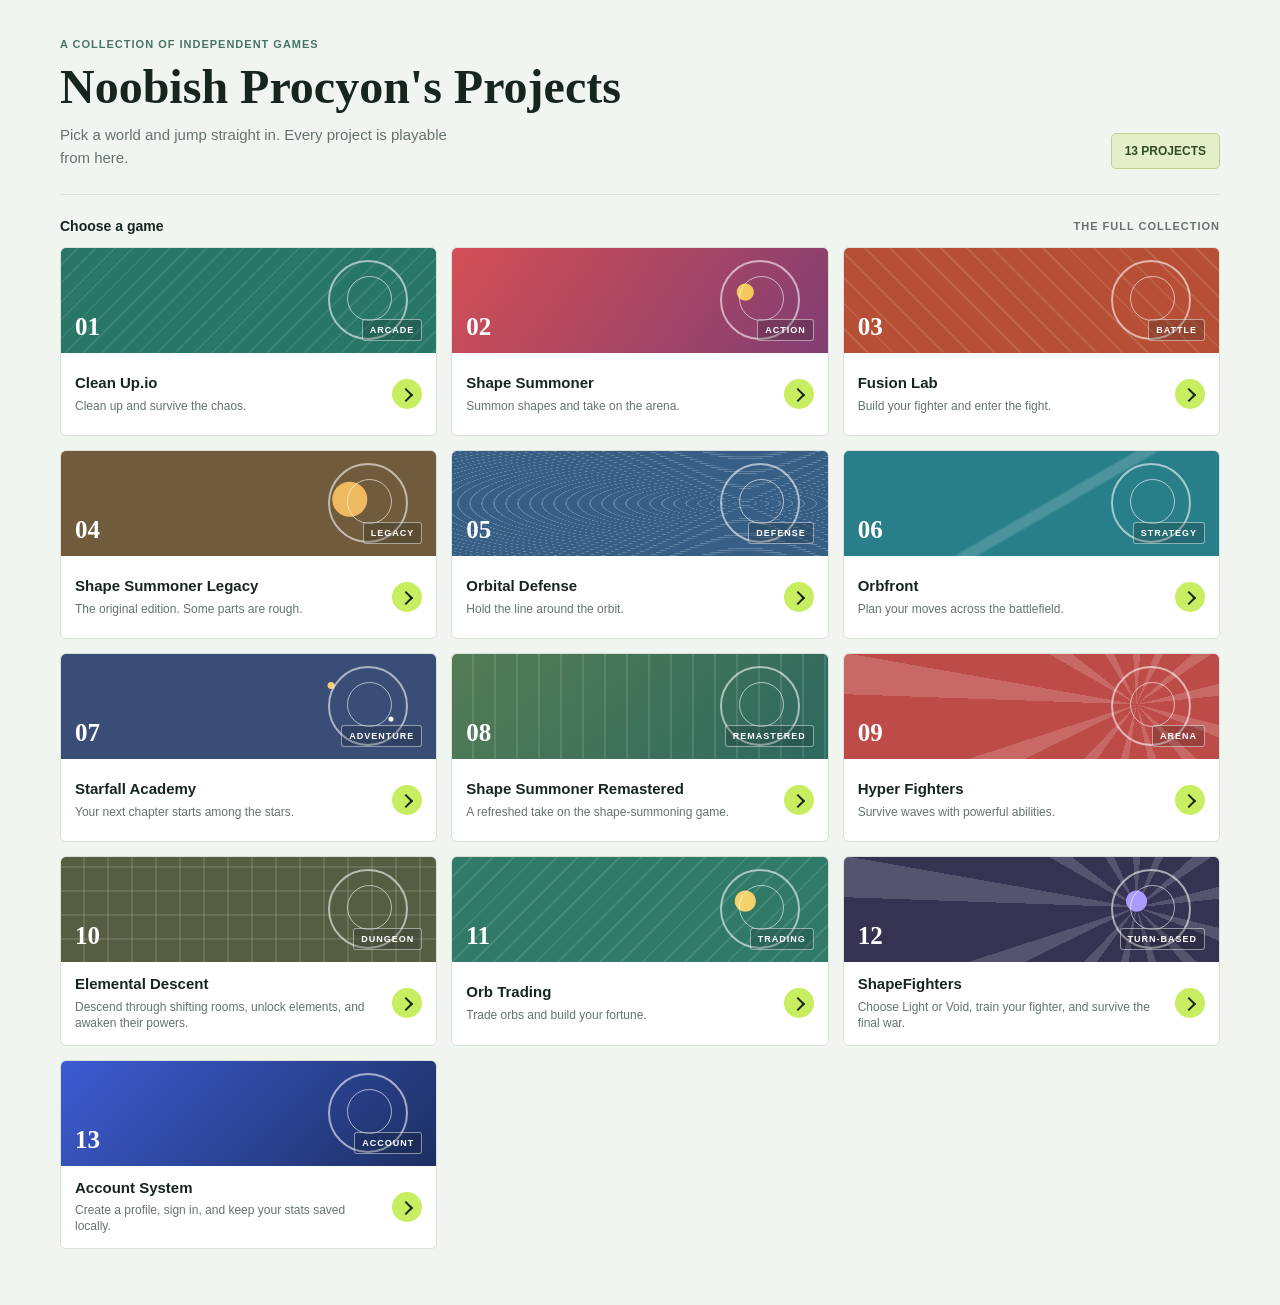
<file: index.html>
<!DOCTYPE html>
<html lang="en">
<head>
    <meta charset="UTF-8">
    <meta name="viewport" content="width=device-width, initial-scale=1.0">
    <meta name="description" content="Browse and play games from Noobish Procyon.">
    <title>Noobish Procyon | Games</title>
    <style>
        :root {
            color-scheme: light;
            --ink: #17251f;
            --muted: #65736c;
            --paper: #f1f5ef;
            --line: #d8e1d7;
            --lime: #c7ed61;
            --coral: #f0745e;
        }

        * { box-sizing: border-box; }

        body {
            margin: 0;
            background: var(--paper);
            color: var(--ink);
            font-family: "Trebuchet MS", Verdana, sans-serif;
        }

        .page-shell {
            width: min(1160px, calc(100% - 48px));
            margin: 0 auto;
            padding: 38px 0 56px;
        }

        .masthead {
            display: flex;
            align-items: flex-end;
            justify-content: space-between;
            gap: 24px;
            padding-bottom: 25px;
            border-bottom: 1px solid var(--line);
        }

        .eyebrow, .section-label, .project-number, .project-kind {
            font-size: 11px;
            font-weight: 700;
            letter-spacing: 1px;
            text-transform: uppercase;
        }

        .eyebrow { margin: 0 0 12px; color: #477563; }

        h1 {
            margin: 0;
            font-family: Georgia, "Times New Roman", serif;
            font-size: 48px;
            font-weight: 700;
            line-height: 1.05;
        }

        .intro {
            max-width: 420px;
            margin: 12px 0 0;
            color: var(--muted);
            font-size: 15px;
            line-height: 1.5;
        }

        .project-count {
            flex: 0 0 auto;
            padding: 10px 13px;
            border: 1px solid #bfd28d;
            border-radius: 5px;
            background: #e3efc9;
            color: #314c25;
            font-size: 12px;
            font-weight: 700;
        }

        .section-heading {
            display: flex;
            align-items: center;
            justify-content: space-between;
            margin: 23px 0 13px;
        }

        .section-heading h2 {
            margin: 0;
            font-size: 14px;
            font-weight: 700;
        }

        .section-label { color: var(--muted); }

        .project-grid {
            display: grid;
            grid-template-columns: repeat(3, minmax(0, 1fr));
            gap: 14px;
        }

        .project-card {
            min-width: 0;
            overflow: hidden;
            border: 1px solid var(--line);
            border-radius: 6px;
            background: #fff;
            color: inherit;
            text-decoration: none;
            animation: arrive 420ms both;
            transition: transform 160ms ease, border-color 160ms ease, box-shadow 160ms ease;
        }

        .project-card:hover {
            transform: translateY(-3px);
            border-color: #8ba999;
            box-shadow: 0 8px 20px rgba(23, 37, 31, 0.1);
        }

        .project-card:focus-visible {
            outline: 3px solid #287c65;
            outline-offset: 3px;
        }

        .project-card:nth-child(2) { animation-delay: 35ms; }
        .project-card:nth-child(3) { animation-delay: 70ms; }
        .project-card:nth-child(4) { animation-delay: 105ms; }
        .project-card:nth-child(5) { animation-delay: 140ms; }
        .project-card:nth-child(6) { animation-delay: 175ms; }
        .project-card:nth-child(7) { animation-delay: 210ms; }
        .project-card:nth-child(8) { animation-delay: 245ms; }
        .project-card:nth-child(9) { animation-delay: 280ms; }
        .project-card:nth-child(10) { animation-delay: 315ms; }
        .project-card:nth-child(11) { animation-delay: 350ms; }

        .project-art {
            position: relative;
            display: flex;
            height: 105px;
            align-items: flex-end;
            justify-content: space-between;
            overflow: hidden;
            padding: 12px 14px;
            color: #fff;
            isolation: isolate;
        }

        .project-art::before {
            position: absolute;
            z-index: -1;
            top: 12px;
            right: 28px;
            width: 76px;
            height: 76px;
            border: 2px solid rgba(255, 255, 255, 0.58);
            border-radius: 50%;
            content: "";
        }

        .project-art::after {
            position: absolute;
            z-index: -1;
            top: 28px;
            right: 44px;
            width: 43px;
            height: 43px;
            border: 1px solid rgba(255, 255, 255, 0.6);
            border-radius: 50%;
            content: "";
        }

        .art-cleanup { background: repeating-linear-gradient(135deg, transparent 0 11px, rgba(255,255,255,.09) 11px 13px), #277666; }
        .art-shapes { background: radial-gradient(circle at 78% 42%, #f6c95d 0 8px, transparent 9px), linear-gradient(125deg, #d34f55, #813e72); }
        .art-fusion { background: repeating-linear-gradient(45deg, transparent 0 16px, rgba(255,255,255,.11) 16px 18px), #b64f35; }
        .art-legacy { background: radial-gradient(circle at 77% 46%, #efb95f 0 17px, transparent 18px), #705b3d; }
        .art-orbit { background: repeating-radial-gradient(ellipse at 78% 50%, transparent 0 10px, rgba(255,255,255,.23) 11px 12px), #375f86; }
        .art-orbfront { background: linear-gradient(150deg, transparent 52%, rgba(255,255,255,.16) 53% 56%, transparent 57%), #287f8a; }
        .art-starfall { background: radial-gradient(circle at 72% 30%, #f4d36c 0 3px, transparent 4px), radial-gradient(circle at 88% 62%, #fff 0 2px, transparent 3px), #394d76; }
        .art-remastered { background: repeating-linear-gradient(90deg, transparent 0 20px, rgba(255,255,255,.11) 20px 22px), linear-gradient(130deg, #547c55, #2c695f); }
        .art-hyper { background: repeating-conic-gradient(from 20deg at 78% 48%, rgba(255,255,255,.16) 0 8deg, transparent 8deg 28deg), #bd4c48; }
        .art-dungeon { background: repeating-linear-gradient(0deg, transparent 0 22px, rgba(255,255,255,.11) 22px 24px), repeating-linear-gradient(90deg, transparent 0 22px, rgba(255,255,255,.11) 22px 24px), #555e43; }
        .art-trading { background: radial-gradient(circle at 78% 42%, #f4d36c 0 10px, transparent 11px), repeating-linear-gradient(135deg, transparent 0 13px, rgba(255,255,255,.1) 13px 15px), #317a68; }
        .art-shapefighters { background: radial-gradient(circle at 78% 42%, #a99bff 0 10px, transparent 11px), repeating-conic-gradient(from 20deg at 78% 48%, rgba(255,255,255,.16) 0 8deg, transparent 8deg 28deg), #353252; }
        .art-account { background: linear-gradient(135deg, #3d5cd2, #1d2f62); }

        .project-number, .project-kind { position: relative; z-index: 1; }
        .project-number { font-family: Georgia, "Times New Roman", serif; font-size: 25px; letter-spacing: 0; }
        .project-kind { padding: 5px 7px; border: 1px solid rgba(255,255,255,.48); border-radius: 3px; background: rgba(18, 28, 27, .2); font-size: 9px; }

        .project-info {
            display: flex;
            min-height: 82px;
            align-items: center;
            justify-content: space-between;
            gap: 10px;
            padding: 13px 14px;
        }

        .project-info h3 { margin: 0; font-size: 15px; line-height: 1.25; }
        .project-info p { margin: 5px 0 0; color: var(--muted); font-size: 12px; line-height: 1.35; }

        .launch-mark {
            display: grid;
            width: 30px;
            height: 30px;
            flex: 0 0 auto;
            place-items: center;
            border-radius: 50%;
            background: var(--lime);
        }

        .launch-mark::after {
            width: 8px;
            height: 8px;
            border-top: 2px solid var(--ink);
            border-right: 2px solid var(--ink);
            content: "";
            transform: translate(-1px, 1px) rotate(45deg);
        }

        @keyframes arrive {
            from { opacity: 0; transform: translateY(8px); }
            to { opacity: 1; transform: translateY(0); }
        }

        @media (max-width: 780px) {
            .project-grid { grid-template-columns: repeat(2, minmax(0, 1fr)); }
        }

        @media (max-width: 540px) {
            .page-shell { width: min(100% - 28px, 430px); padding-top: 25px; }
            .masthead { align-items: flex-start; flex-direction: column; gap: 14px; }
            h1 { font-size: 38px; }
            .project-count { padding: 7px 10px; }
            .project-grid { grid-template-columns: 1fr; gap: 11px; }
            .project-art { height: 92px; }
            .project-info { min-height: 72px; }
        }

        @media (prefers-reduced-motion: reduce) {
            *, *::before, *::after { animation-duration: 0.01ms !important; transition-duration: 0.01ms !important; }
        }
    </style>
</head>
<body>
    <main class="page-shell">
        <header class="masthead">
            <div>
                <p class="eyebrow">A collection of independent games</p>
                <h1>Noobish Procyon's Projects</h1>
                <p class="intro">Pick a world and jump straight in. Every project is playable from here.</p>
            </div>
            <div class="project-count">13 PROJECTS</div>
        </header>

        <section aria-labelledby="games-heading">
            <div class="section-heading">
                <h2 id="games-heading">Choose a game</h2>
                <span class="section-label">THE FULL COLLECTION</span>
            </div>
            <div class="project-grid">
                <a class="project-card" href="clean-up.io/index.html">
                    <div class="project-art art-cleanup" aria-hidden="true"><span class="project-number">01</span><span class="project-kind">ARCADE</span></div>
                    <div class="project-info"><div><h3>Clean Up.io</h3><p>Clean up and survive the chaos.</p></div><span class="launch-mark" aria-hidden="true"></span></div>
                </a>
                <a class="project-card" href="shapesummoner/index.html">
                    <div class="project-art art-shapes" aria-hidden="true"><span class="project-number">02</span><span class="project-kind">ACTION</span></div>
                    <div class="project-info"><div><h3>Shape Summoner</h3><p>Summon shapes and take on the arena.</p></div><span class="launch-mark" aria-hidden="true"></span></div>
                </a>
                <a class="project-card" href="FusionLab/index.html">
                    <div class="project-art art-fusion" aria-hidden="true"><span class="project-number">03</span><span class="project-kind">BATTLE</span></div>
                    <div class="project-info"><div><h3>Fusion Lab</h3><p>Build your fighter and enter the fight.</p></div><span class="launch-mark" aria-hidden="true"></span></div>
                </a>
                <a class="project-card" href="shapesummonerlegacy/index.html">
                    <div class="project-art art-legacy" aria-hidden="true"><span class="project-number">04</span><span class="project-kind">LEGACY</span></div>
                    <div class="project-info"><div><h3>Shape Summoner Legacy</h3><p>The original edition. Some parts are rough.</p></div><span class="launch-mark" aria-hidden="true"></span></div>
                </a>
                <a class="project-card" href="orbit-defenders/index.html">
                    <div class="project-art art-orbit" aria-hidden="true"><span class="project-number">05</span><span class="project-kind">DEFENSE</span></div>
                    <div class="project-info"><div><h3>Orbital Defense</h3><p>Hold the line around the orbit.</p></div><span class="launch-mark" aria-hidden="true"></span></div>
                </a>
                <a class="project-card" href="tbs/index.html">
                    <div class="project-art art-orbfront" aria-hidden="true"><span class="project-number">06</span><span class="project-kind">STRATEGY</span></div>
                    <div class="project-info"><div><h3>Orbfront</h3><p>Plan your moves across the battlefield.</p></div><span class="launch-mark" aria-hidden="true"></span></div>
                </a>
                <a class="project-card" href="starfall-academy/index.html">
                    <div class="project-art art-starfall" aria-hidden="true"><span class="project-number">07</span><span class="project-kind">ADVENTURE</span></div>
                    <div class="project-info"><div><h3>Starfall Academy</h3><p>Your next chapter starts among the stars.</p></div><span class="launch-mark" aria-hidden="true"></span></div>
                </a>
                <a class="project-card" href="shapesummonerremastered/index.html">
                    <div class="project-art art-remastered" aria-hidden="true"><span class="project-number">08</span><span class="project-kind">REMASTERED</span></div>
                    <div class="project-info"><div><h3>Shape Summoner Remastered</h3><p>A refreshed take on the shape-summoning game.</p></div><span class="launch-mark" aria-hidden="true"></span></div>
                </a>
                <a class="project-card" href="hyperfighters/index.html">
                    <div class="project-art art-hyper" aria-hidden="true"><span class="project-number">09</span><span class="project-kind">ARENA</span></div>
                    <div class="project-info"><div><h3>Hyper Fighters</h3><p>Survive waves with powerful abilities.</p></div><span class="launch-mark" aria-hidden="true"></span></div>
                </a>
                <a class="project-card" href="dungeoncrawlers/index.html">
                    <div class="project-art art-dungeon" aria-hidden="true"><span class="project-number">10</span><span class="project-kind">DUNGEON</span></div>
                    <div class="project-info"><div><h3>Elemental Descent</h3><p>Descend through shifting rooms, unlock elements, and awaken their powers.</p></div><span class="launch-mark" aria-hidden="true"></span></div>
                </a>
                <a class="project-card" href="orb-trading/">
                    <div class="project-art art-trading" aria-hidden="true"><span class="project-number">11</span><span class="project-kind">TRADING</span></div>
                    <div class="project-info"><div><h3>Orb Trading</h3><p>Trade orbs and build your fortune.</p></div><span class="launch-mark" aria-hidden="true"></span></div>
                </a>
                <a class="project-card" href="shapefighters/index.html">
                    <div class="project-art art-shapefighters" aria-hidden="true"><span class="project-number">12</span><span class="project-kind">TURN-BASED</span></div>
                    <div class="project-info"><div><h3>ShapeFighters</h3><p>Choose Light or Void, train your fighter, and survive the final war.</p></div><span class="launch-mark" aria-hidden="true"></span></div>
                </a>
                <a class="project-card" href="account-system.html">
                    <div class="project-art art-account" aria-hidden="true"><span class="project-number">13</span><span class="project-kind">ACCOUNT</span></div>
                    <div class="project-info"><div><h3>Account System</h3><p>Create a profile, sign in, and keep your stats saved locally.</p></div><span class="launch-mark" aria-hidden="true"></span></div>
                </a>
            </div>
        </section>
    </main>
</body>
</html>
</file>
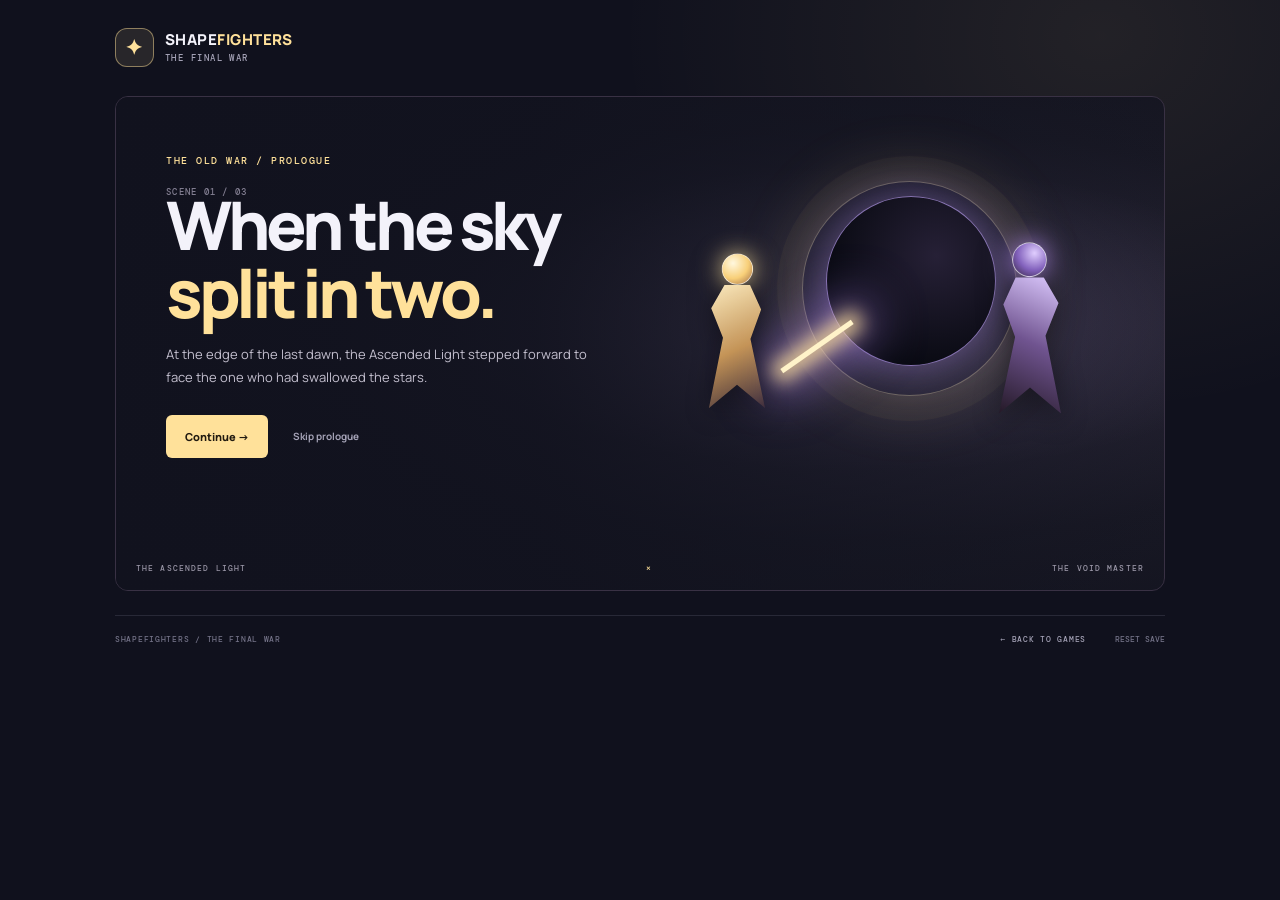
<file: shapefighters/index.html>
<!doctype html>
<html lang="en">
<head>
  <meta charset="utf-8">
  <meta name="viewport" content="width=device-width, initial-scale=1">
  <meta name="theme-color" content="#10111d">
  <meta name="description" content="Choose Light or Void, train your fighter, unlock abilities, and survive the final war in ShapeFighters.">
  <title>ShapeFighters — The Final War</title>
  <link rel="stylesheet" href="style.css">
  <script src="game.js" defer></script>
</head>
<body>
  <script src="../admin-tools.js"></script>
  <script>
    window.NoobishAdmin.registerTool({
      id: "unlock-shapefighters-campaign",
      title: "Unlock campaign content",
      description: "Maxes out your fighter, unlocks every ability, and completes the final war.",
      fields: [],
      apply() { return window.unlockShapefightersCampaign(); }
    });
  </script>
  <main class="app" id="app">
    <header class="masthead">
      <a class="brand" href="../index.html" aria-label="Noobish Procyon Games home">
        <span class="brand-mark" aria-hidden="true">✦</span>
        <span>SHAPE<span class="brand-accent">FIGHTERS</span><small>THE FINAL WAR</small></span>
      </a>
      <div class="top-status">
        <span class="faction-badge" id="faction-badge" hidden></span>
        <span class="level-badge" id="level-badge" hidden>LEVEL 1</span>
      </div>
    </header>

    <div id="notice" class="notice" role="status" aria-live="polite" hidden></div>

    <section class="screen" id="screen-intro" aria-labelledby="intro-title">
      <div class="cinematic">
        <div class="cinematic-sky" aria-hidden="true">
          <span class="sun-disc"></span><span class="void-disc"></span>
          <span class="duelist duelist-light"><i></i><b></b></span>
          <span class="duelist duelist-void"><i></i><b></b></span>
          <span class="clash-flare"></span>
        </div>
        <div class="cinematic-copy">
          <p class="eyebrow">THE OLD WAR / PROLOGUE</p>
          <p class="scene-count" id="scene-count">SCENE 01 / 03</p>
          <h1 id="intro-title">When the sky<br><span>split in two.</span></h1>
          <p class="story-line" id="story-line" aria-live="polite"></p>
          <div class="cinematic-actions">
            <button class="primary-button" id="next-scene" type="button">Continue <span aria-hidden="true">→</span></button>
            <button class="quiet-button" id="skip-intro" type="button">Skip prologue</button>
          </div>
        </div>
        <div class="cinematic-caption"><span>THE ASCENDED LIGHT</span><i aria-hidden="true">×</i><span>THE VOID MASTER</span></div>
      </div>
    </section>

    <section class="screen" id="screen-faction" aria-labelledby="faction-title" hidden>
      <div class="page-heading">
        <p class="eyebrow">THE WORLD NEEDS A CHAMPION</p>
        <h1 id="faction-title">Pick a side.<br><span>Shape what comes next.</span></h1>
        <p class="intro-copy">The old guardians are gone. Choose the power you will carry into the war.</p>
      </div>
      <div class="faction-grid">
        <button class="faction-card light-card" type="button" data-faction="light">
          <span class="faction-symbol" aria-hidden="true">✧</span>
          <span class="eyebrow">THE DAWNBORN</span>
          <strong>Light</strong>
          <span class="faction-description">Stand with the last guardians. Strike with radiant power, restore your strength, and bring back the dawn.</span>
          <span class="faction-choose">CHOOSE LIGHT <b aria-hidden="true">→</b></span>
        </button>
        <button class="faction-card void-card" type="button" data-faction="void">
          <span class="faction-symbol" aria-hidden="true">◉</span>
          <span class="eyebrow">THE UNBOUND</span>
          <strong>Void</strong>
          <span class="faction-description">Embrace the starless dark. Bend the void to your will, drain your foes, and write a new order.</span>
          <span class="faction-choose">CHOOSE VOID <b aria-hidden="true">→</b></span>
        </button>
      </div>
    </section>

    <section class="screen" id="screen-hub" aria-labelledby="hub-title" hidden>
      <div class="hub-hero">
        <div>
          <p class="eyebrow" id="hub-eyebrow">YOUR FACTION / THE DAWNBORN</p>
          <h1 id="hub-title">The calm<br><span>before the storm.</span></h1>
          <p class="intro-copy" id="hub-copy">Every battle begins with the fighter you become here.</p>
        </div>
        <div class="hub-orb" aria-hidden="true"><span></span></div>
      </div>
      <div class="progress-panel">
        <div class="progress-heading"><div><p class="eyebrow">YOUR TRAINING</p><h2 id="fighter-level">Level 1 fighter</h2></div><span class="level-count" id="xp-label">0 / 60 XP</span></div>
        <div class="xp-track" role="progressbar" id="xp-progress" aria-label="Experience to next level" aria-valuemin="0" aria-valuemax="60" aria-valuenow="0"><span id="xp-bar"></span></div>
        <div class="abilities-heading"><div><p class="eyebrow">YOUR ABILITIES</p><h3>Power is earned.</h3></div><span class="muted-copy">Train to unlock the next move.</span></div>
        <div class="ability-list" id="hub-abilities"></div>
      </div>
      <div class="hub-actions">
        <button class="action-card train-action" type="button" data-screen="training"><span class="action-icon" aria-hidden="true">✳</span><span><strong>Train</strong><small>Take on a training dummy. Grow stronger.</small></span><b aria-hidden="true">→</b></button>
        <button class="action-card war-action" type="button" id="open-war"><span class="action-icon" aria-hidden="true">⚔</span><span><strong id="war-action-title">Prepare for war</strong><small id="war-action-copy">Reach level 3 to answer the call.</small></span><b aria-hidden="true">→</b></button>
      </div>
      <p class="hub-log" id="hub-log" role="status" aria-live="polite"></p>
    </section>

    <section class="screen" id="screen-training" aria-labelledby="training-title" hidden>
      <div class="page-heading compact-heading">
        <p class="eyebrow">THE LAST SAFE PLACE</p>
        <h1 id="training-title">Make every strike<br><span>count.</span></h1>
        <p class="intro-copy">Choose a dummy to train against. Each hit earns experience and brings a new ability closer.</p>
      </div>
      <div class="training-layout">
        <div class="dummy-stage" id="dummy-stage" data-faction="light">
          <div class="training-sun" aria-hidden="true"></div>
          <div class="dummy-shape" id="dummy-shape" aria-hidden="true"><span></span><i></i></div>
          <p class="dummy-impact" id="dummy-impact" aria-hidden="true">POW!</p>
          <div class="dummy-caption"><span class="eyebrow" id="dummy-type-label">TRAINING TARGET</span><strong id="dummy-name">Practice Dummy</strong><small id="dummy-description">A simple target for steady progress.</small></div>
        </div>
        <div class="training-controls">
          <p class="eyebrow">PICK A TRAINING PARTNER</p>
          <div class="dummy-options">
            <button class="dummy-option selected" type="button" data-dummy="straw" aria-pressed="true"><span class="dummy-icon straw-icon" aria-hidden="true">♟</span><span><strong>Straw Dummy</strong><small>Steady practice · +12 XP</small></span></button>
            <button class="dummy-option" type="button" data-dummy="stone" aria-pressed="false"><span class="dummy-icon stone-icon" aria-hidden="true">⬡</span><span><strong>Stone Golem</strong><small>Hard hits · +20 XP</small></span></button>
            <button class="dummy-option" type="button" data-dummy="rift" aria-pressed="false"><span class="dummy-icon rift-icon" aria-hidden="true">◈</span><span><strong>Rift Echo</strong><small>Dangerous drill · +28 XP</small></span></button>
          </div>
          <div class="training-ready"><span><span class="ready-dot"></span> READY TO TRAIN</span><span id="training-level">LEVEL 1</span></div>
          <button class="primary-button train-button" id="train-hit" type="button">Strike the dummy <span aria-hidden="true">→</span></button>
          <p class="training-feedback" id="training-feedback" role="status" aria-live="polite">Pick your target, then land a hit.</p>
        </div>
      </div>
      <button class="back-button" type="button" data-screen="hub">← Return to sanctuary</button>
    </section>

    <section class="screen" id="screen-war" aria-labelledby="war-title" hidden>
      <div class="war-topline"><span class="war-live"><i></i> THE FINAL WAR</span><span class="war-step" id="war-step">BATTLE 1 / 3</span></div>
      <div class="war-heading"><p class="eyebrow" id="war-eyebrow">THE VOID LEGION IS HERE</p><h1 id="war-title">No turning<br><span>back now.</span></h1><p class="intro-copy" id="war-copy">You answered the call. Stand your ground.</p></div>
      <div class="combat-arena" id="combat-arena" data-faction="light">
        <div class="combat-fighter player-fighter">
          <span class="fighter-tag" id="player-tag">YOUR SIDE</span>
          <div class="combat-emblem player-emblem" id="player-emblem" aria-hidden="true"><span></span></div>
          <strong id="player-combat-name">Dawnborn Fighter</strong>
          <div class="combat-health"><span id="player-health-label">100 / 100 HP</span><i><b id="player-health-bar"></b></i></div>
        </div>
        <div class="combat-versus">VS</div>
        <div class="combat-fighter enemy-fighter">
          <span class="fighter-tag">THE ENEMY</span>
          <div class="combat-emblem enemy-emblem" id="enemy-emblem" aria-hidden="true"><span></span></div>
          <strong id="enemy-name">Void Scout</strong>
          <div class="combat-health"><span id="enemy-health-label">70 / 70 HP</span><i><b id="enemy-health-bar"></b></i></div>
        </div>
      </div>
      <div class="combat-controls">
        <div class="combat-prompt"><p class="eyebrow" id="combat-eyebrow">CHOOSE YOUR ATTACK</p><p id="combat-message" role="status" aria-live="polite">The enemy closes in. Make your move.</p></div>
        <div class="combat-abilities" id="combat-abilities" aria-label="Choose a combat ability"></div>
        <button class="primary-button start-war-button" id="start-war" type="button">Enter the war <span aria-hidden="true">→</span></button>
        <button class="primary-button retry-war-button" id="retry-war" type="button" hidden>Fight again <span aria-hidden="true">→</span></button>
        <button class="quiet-button return-hub-button" id="return-hub" type="button" hidden>Return to sanctuary</button>
      </div>
      <p class="war-log" id="war-log" aria-live="polite">Every ability you unlock will matter here.</p>
      <div class="war-bottom"><span>YOUR SIDE: <strong id="war-faction-name">LIGHT</strong></span><span id="war-reminder">When the war begins, the only way forward is to fight.</span></div>
    </section>

    <footer><span>SHAPEFIGHTERS / THE FINAL WAR</span><a href="../index.html">← BACK TO GAMES</a><button id="reset-save" type="button">RESET SAVE</button></footer>
  </main>
  <dialog id="reset-dialog" aria-labelledby="reset-title">
    <form method="dialog">
      <p class="eyebrow">START OVER?</p>
      <h2 id="reset-title">Reset your campaign?</h2>
      <p>This clears your faction, training, unlocked abilities, and war progress from this browser.</p>
      <div class="dialog-actions"><button class="secondary-button" value="cancel">Keep my save</button><button class="danger-button" id="confirm-reset" value="reset">Reset campaign</button></div>
    </form>
  </dialog>
</body>
</html>
</file>
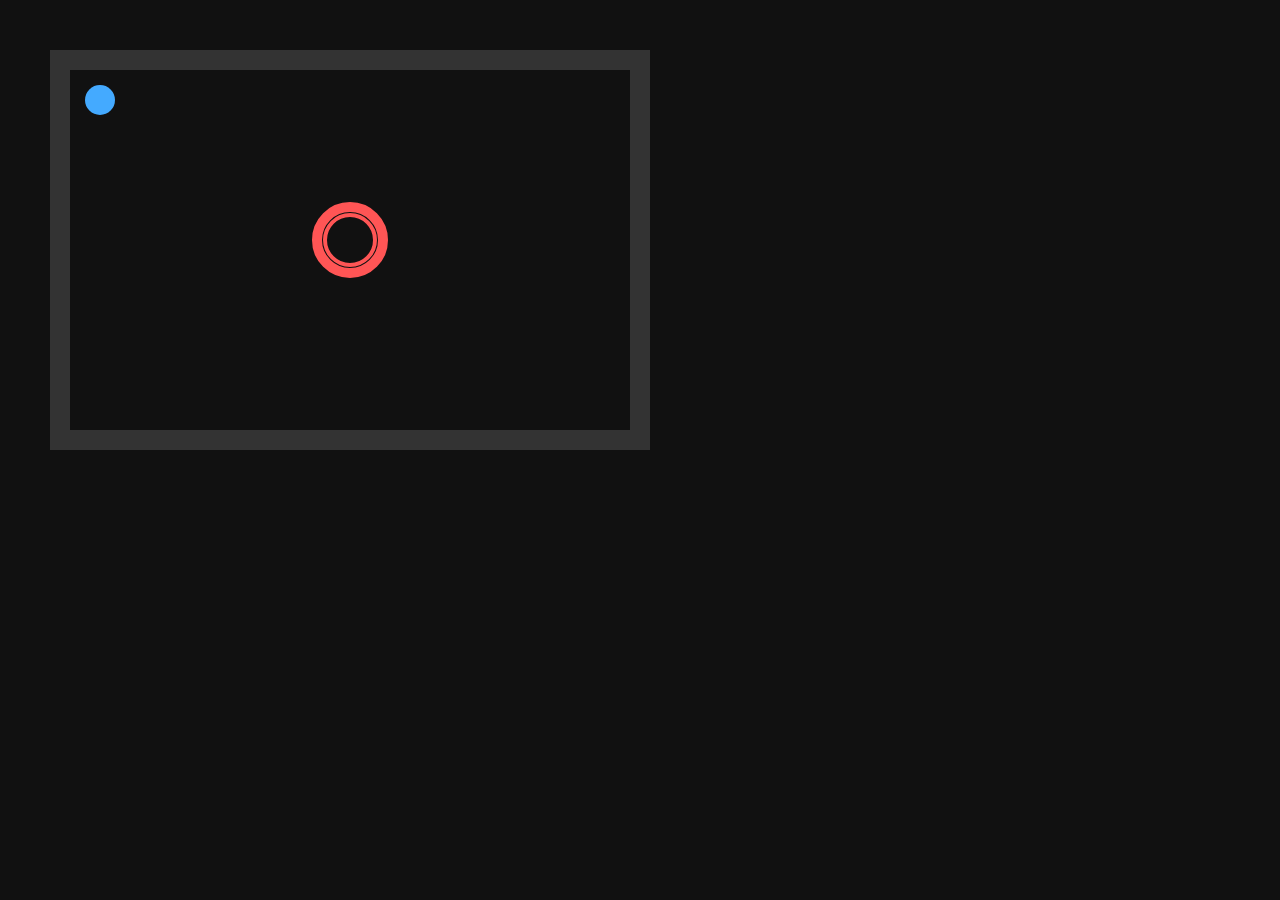
<file: shapeportals/index.html>
<!DOCTYPE html>
<html>
<head>
<meta charset="UTF-8">
<title>Shape Portal Maze</title>
<style>
    html, body {
        margin: 0;
        padding: 0;
        background: #111;
        overflow: hidden;
    }
    canvas {
        display: block;
        background: #111;
    }
</style>
</head>
<body>
<script src="../admin-tools.js"></script>
<canvas id="game"></canvas>

<script>
// =========================
// Canvas Setup
// =========================
const canvas = document.getElementById("game");
const ctx = canvas.getContext("2d");
function resize() {
    canvas.width = window.innerWidth;
    canvas.height = window.innerHeight;
}
resize();
window.onresize = resize;

// =========================
// Player
// =========================
const player = {
    x: 100,
    y: 100,
    r: 15,
    speed: 3,
    color: "#4af",
    vx: 0,
    vy: 0
};

// =========================
// Controls
// =========================
const keys = {};
window.onkeydown = e => keys[e.key] = true;
window.onkeyup = e => keys[e.key] = false;

// =========================
// Maze Rooms
// =========================
// Each room has:
// - walls
// - portals
// - entry point
// - name

const rooms = {
    "start": {
        name: "start",
        entry: {x: 150, y: 150},
        walls: [
            {x: 50, y: 50, w: 600, h: 20},
            {x: 50, y: 50, w: 20, h: 400},
            {x: 50, y: 430, w: 600, h: 20},
            {x: 630, y: 50, w: 20, h: 400}
        ],
        portals: [
            {x: 350, y: 240, r: 25, color: "#f55", target: "loop1"}
        ]
    },

    "loop1": {
        name: "loop1",
        entry: {x: 200, y: 200},
        walls: [
            {x: 100, y: 100, w: 400, h: 20},
            {x: 100, y: 100, w: 20, h: 300},
            {x: 100, y: 380, w: 400, h: 20},
            {x: 480, y: 100, w: 20, h: 300}
        ],
        portals: [
            {x: 300, y: 240, r: 25, color: "#f55", target: "loop2"},
            {x: 450, y: 240, r: 25, color: "#5f5", target: "start"} // exit loop
        ]
    },

    "loop2": {
        name: "loop2",
        entry: {x: 200, y: 200},
        walls: [
            {x: 100, y: 100, w: 400, h: 20},
            {x: 100, y: 100, w: 20, h: 300},
            {x: 100, y: 380, w: 400, h: 20},
            {x: 480, y: 100, w: 20, h: 300}
        ],
        portals: [
            {x: 300, y: 240, r: 25, color: "#f55", target: "loop1"},
            {x: 450, y: 240, r: 25, color: "#5f5", target: "station"} // exit loop
        ]
    },

    "station": {
        name: "station",
        entry: {x: 200, y: 200},
        walls: [
            {x: 80, y: 80, w: 500, h: 20},
            {x: 80, y: 80, w: 20, h: 350},
            {x: 80, y: 410, w: 500, h: 20},
            {x: 560, y: 80, w: 20, h: 350}
        ],
        portals: [
            {x: 320, y: 240, r: 25, color: "#55f", target: "time"}
        ]
    },

    "time": {
        name: "time",
        entry: {x: 200, y: 200},
        walls: [
            {x: 120, y: 120, w: 400, h: 20},
            {x: 120, y: 120, w: 20, h: 300},
            {x: 120, y: 400, w: 400, h: 20},
            {x: 500, y: 120, w: 20, h: 300}
        ],
        portals: [
            {x: 310, y: 240, r: 25, color: "#ff0", target: "end"}
        ]
    },

    "end": {
        name: "end",
        entry: {x: 300, y: 300},
        walls: [],
        portals: []
    }
};

let currentRoom = rooms["start"];

// =========================
// Collision
// =========================
function collideWalls(px, py, r, walls) {
    for (let w of walls) {
        if (px + r > w.x && px - r < w.x + w.w &&
            py + r > w.y && py - r < w.y + w.h) {
            return true;
        }
    }
    return false;
}

// =========================
// Portal Check
// =========================
function checkPortals() {
    for (let p of currentRoom.portals) {
        const dx = player.x - p.x;
        const dy = player.y - p.y;
        if (Math.sqrt(dx*dx + dy*dy) < p.r + player.r) {
            currentRoom = rooms[p.target];
            player.x = currentRoom.entry.x;
            player.y = currentRoom.entry.y;
        }
    }
}

// =========================
// Update
// =========================
function update() {
    player.vx = (keys["ArrowRight"] || keys["d"] ? 1 : 0) -
                (keys["ArrowLeft"]  || keys["a"] ? 1 : 0);
    player.vy = (keys["ArrowDown"]  || keys["s"] ? 1 : 0) -
                (keys["ArrowUp"]    || keys["w"] ? 1 : 0);

    let nx = player.x + player.vx * player.speed;
    let ny = player.y + player.vy * player.speed;

    if (!collideWalls(nx, player.y, player.r, currentRoom.walls)) player.x = nx;
    if (!collideWalls(player.x, ny, player.r, currentRoom.walls)) player.y = ny;

    checkPortals();
}

// =========================
// Draw
// =========================
function draw() {
    ctx.clearRect(0,0,canvas.width,canvas.height);

    // Draw walls
    ctx.fillStyle = "#333";
    for (let w of currentRoom.walls) {
        ctx.fillRect(w.x, w.y, w.w, w.h);
    }

    // Draw portals
    for (let p of currentRoom.portals) {
        ctx.beginPath();
        ctx.strokeStyle = p.color;
        ctx.lineWidth = 4;
        ctx.arc(p.x, p.y, p.r, 0, Math.PI*2);
        ctx.stroke();

        // Glow
        ctx.beginPath();
        ctx.strokeStyle = p.color + "55";
        ctx.lineWidth = 10;
        ctx.arc(p.x, p.y, p.r + 8, 0, Math.PI*2);
        ctx.stroke();
    }

    // Draw player
    ctx.beginPath();
    ctx.fillStyle = player.color;
    ctx.arc(player.x, player.y, player.r, 0, Math.PI*2);
    ctx.fill();

    // End screen
    if (currentRoom.name === "end") {
        ctx.fillStyle = "#fff";
        ctx.font = "40px Arial";
        ctx.fillText("You escaped the Shape Portal Maze!", 100, 200);
    }
}

// =========================
// Game Loop
// =========================
function loop() {
    update();
    draw();
    requestAnimationFrame(loop);
}
loop();

</script>
</body>
</html>
</file>
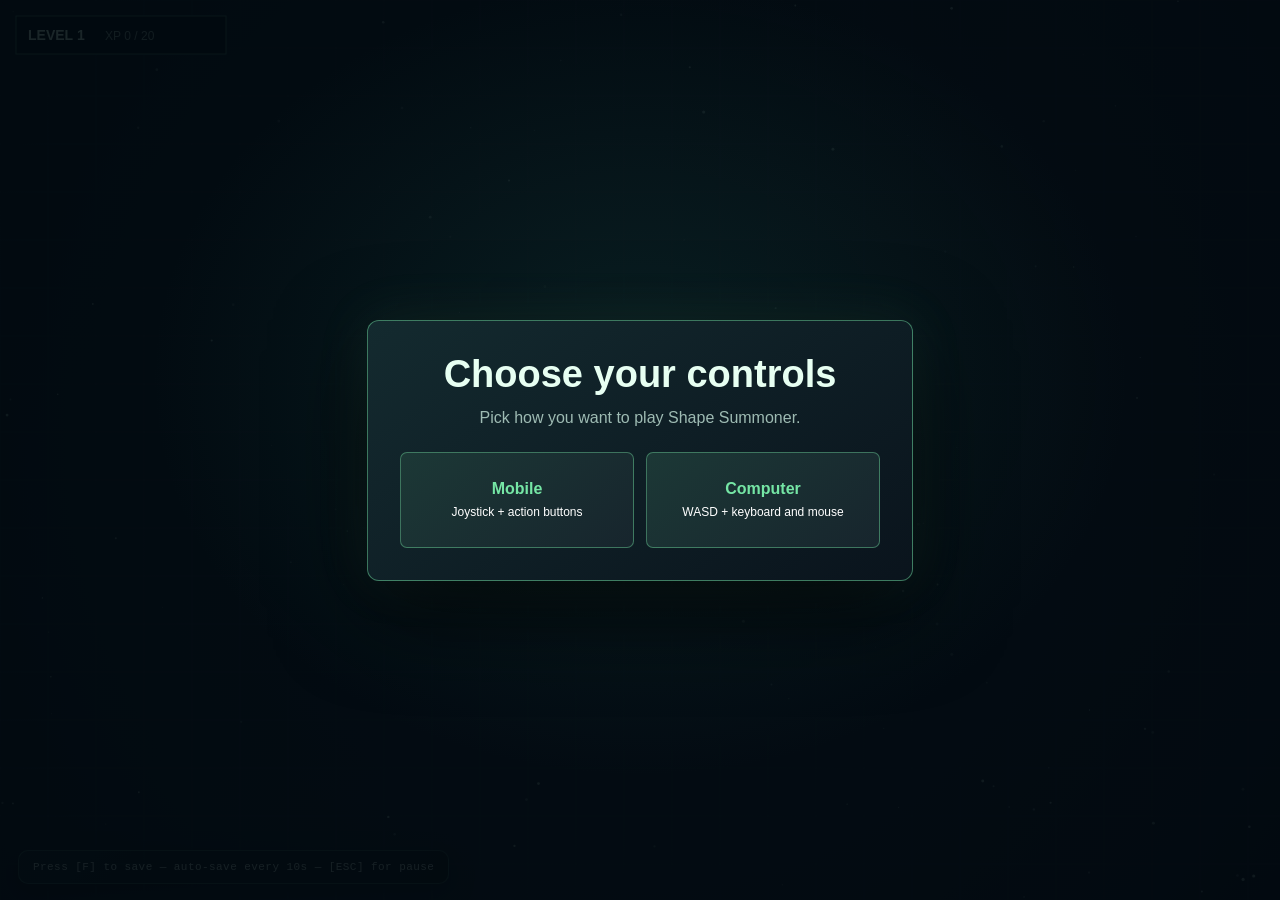
<file: shapesummoner/index.html>
<!DOCTYPE html>
<html>
<head>
<meta name="viewport" content="width=device-width, initial-scale=1">
<title>Shape Summoner</title>
<style>
body { margin:0; overflow:hidden; background:#071019; color:#e8f4f1; font-family:"Trebuchet MS","Segoe UI",sans-serif; }
button { font: inherit; }

canvas {
  display:block;
  width:100vw;
  height:100vh;
  touch-action:none;
  border:0;
  box-sizing:border-box;
  cursor:crosshair;
}

#saveHint {
  position:fixed;
  left:18px;
  bottom:16px;
  z-index:4;
  padding:10px 14px;
  border:1px solid #7de9bd44;
  border-radius:10px;
  background:linear-gradient(135deg,#10232be8,#0c171de8);
  color:#a9c8c2;
  font:11px "Courier New",monospace;
  letter-spacing:.04em;
  box-shadow:0 8px 26px #0005;
}

.controls-modal {
  position:fixed; inset:0; z-index:10; display:grid; place-items:center;
  padding:20px; background:radial-gradient(ellipse at 50% 42%,rgba(35,94,88,.24),transparent 54%),rgba(2,8,14,.88); color:#fff;
}
.controls-dialog {
  width:min(480px,100%); padding:32px; border:1px solid #75e6a577; border-radius:12px;
  background:linear-gradient(145deg,rgba(20,43,48,.98),rgba(10,20,29,.98)); text-align:center; box-shadow:0 28px 90px #000b,0 0 54px #75e6a51c;
}
.controls-dialog h1 { margin:0 0 10px; color:#e7fff2; font-size:clamp(24px,6vw,38px); }
.controls-dialog p { margin:0 0 22px; color:#9ebbb3; line-height:1.5; }
.control-options { display:grid; grid-template-columns:1fr 1fr; gap:12px; }
.control-options button { min-height:96px; padding:14px; border:1px solid #75e6a566; border-radius:7px; background:linear-gradient(140deg,#1c3836,#17252d); color:white; cursor:pointer; transition:transform .16s,border-color .16s,box-shadow .16s,background .16s; }
.control-options button:hover,.control-options button:focus-visible { transform:translateY(-2px); border-color:#75e6a5; background:linear-gradient(140deg,#214941,#1a3038); box-shadow:0 10px 24px #0005; outline:none; }
.control-options strong,.control-options span { display:block; }
.control-options strong { margin-bottom:7px; color:#75e6a5; }
.control-options span { font-size:12px; }
.mobile-controls { display:none; }
body.mobile-mode .mobile-controls { display:flex; }
.mobile-controls { position:fixed; inset:0; z-index:5; justify-content:space-between; align-items:flex-end; padding:16px; pointer-events:none; font-family:Arial,sans-serif; }
.virtual-stick { position:relative; width:112px; height:112px; margin:0 0 4px 4px; border:2px solid #75e6a577; border-radius:50%; background:radial-gradient(circle,#75e6a522,#102027aa); box-shadow:0 0 24px #75e6a51c,inset 0 0 20px #75e6a51a; pointer-events:auto; touch-action:none; }
.virtual-stick-knob { position:absolute; top:50%; left:50%; width:48px; height:48px; border:2px solid #75e6a5; border-radius:50%; background:#75e6a555; transform:translate(-50%,-50%); pointer-events:none; }
.mobile-action-pad { display:grid; grid-template-columns:repeat(2,64px); gap:7px; pointer-events:auto; }
.mobile-action-pad button { min-height:48px; padding:4px; border:1px solid #75e6a577; border-radius:10px; background:linear-gradient(145deg,#19353aee,#101a22ee); color:#d8f6eb; font-size:10px; font-weight:700; letter-spacing:.04em; box-shadow:0 6px 18px #0007; touch-action:none; }
.mobile-action-pad button:active,.mobile-action-pad .selected { border-color:#75e6a5; background:linear-gradient(145deg,#75e6a5,#39af9a); color:#071019; }
.mobile-action-pad button:focus-visible { outline:2px solid #f5d995; outline-offset:2px; }
body.mobile-mode #saveHint { display:none; }
@media(max-width:520px) { .controls-dialog { padding:24px 18px; } .mobile-controls { padding:10px; } .virtual-stick { width:96px;height:96px; } .virtual-stick-knob { width:42px;height:42px; } .mobile-action-pad { grid-template-columns:repeat(2,56px); gap:5px; } .mobile-action-pad button { min-height:42px;font-size:10px; } }
</style>
</head>
<body>
<script src="../admin-tools.js"></script>
<canvas id="game"></canvas>
<div id="saveHint">Press [F] to save — auto‑save every 10s — [ESC] for pause</div>
<div id="controlsModal" class="controls-modal">
  <div class="controls-dialog" role="dialog" aria-modal="true" aria-labelledby="controlsTitle">
    <h1 id="controlsTitle">Choose your controls</h1>
    <p>Pick how you want to play Shape Summoner.</p>
    <div class="control-options">
      <button type="button" data-control-mode="mobile"><strong>Mobile</strong><span>Joystick + action buttons</span></button>
      <button type="button" data-control-mode="computer"><strong>Computer</strong><span>WASD + keyboard and mouse</span></button>
    </div>
  </div>
</div>
<div id="mobileControls" class="mobile-controls" aria-label="Mobile game controls">
  <div id="moveStick" class="virtual-stick" aria-label="Movement joystick"><div class="virtual-stick-knob"></div></div>
  <div class="mobile-action-pad">
    <button type="button" data-shape="1" class="selected">CIRCLE</button>
    <button type="button" data-shape="2">SQUARE</button>
    <button type="button" data-shape="3">TRIANGLE</button>
    <button type="button" data-shape="4">STAR</button>
    <button type="button" id="mobileFire">FIRE</button>
    <button type="button" id="mobileSummon">SUMMON</button>
    <button type="button" id="mobilePause">PAUSE</button>
  </div>
</div>

<script>
const c = document.getElementById("game");
const x = c.getContext("2d");
const stars = Array.from({ length: 110 }, () => ({
  x: Math.random(),
  y: Math.random(),
  radius: .4 + Math.random() * 1.2,
  phase: Math.random() * Math.PI * 2
}));

function resize() {
  c.width = innerWidth;
  c.height = innerHeight;
}
resize();
onresize = resize;

// PLAYER
const p = {
  x: c.width/2,
  y: c.height/2,
  r: 20,
  s: 5,
  col: "white",
  hp: 100,
  maxHp: 100,
  regen: 0.1,
  mana: 50,
  maxMana: 50,
  mRegen: 0.2,
  lvl: 1,
  xp: 0,
  xpNext: 20,
  dmg: 1,
  sCost: 5,
  shCost: 3,
  spdBoost: 0,
  multi: false,
  multiCount: 2,
  shootCooldown: 0,
  shootDelay: 10
};

// GAME STATE
let boss = null;
let shots = [];
let bShots = [];
let sums = [];
let keys = {};
let shape = 1;
let lastX = p.x;
let lastY = p.y;
let dead = false;
let choose = false;
let cards = [];
let bossDropText = "";
let paused = false;
let currentSlot = 1;
let controlsChosen = false;
let controlMode = null;

// UPGRADES
const upgrades = [
  { name:"Max HP + Heal", apply(){ p.maxHp+=20; p.hp=p.maxHp; }},
  { name:"Max Mana + Restore", apply(){ p.maxMana+=20; p.mana=p.maxMana; }},
  { name:"Shot Damage Up", apply(){ p.dmg+=1; }},
  { name:"Regen Boost", apply(){ p.regen+=0.05; p.mRegen+=0.1; }},
  { name:"Move Speed Up", apply(){ p.s+=0.5; }},
  { name:"Summon HP Up", apply(){ sums.forEach(s=>s.hp+=10); }},
  { name:"Summon Radius Up", apply(){ sums.forEach(s=>s.r+=5); }},
  { name:"Mana Efficiency", apply(){ p.sCost=Math.max(1,p.sCost-1); p.shCost=Math.max(1,p.shCost-1); }},
  { name:"Projectile Speed Up", apply(){ p.spdBoost+=1; }},
  { name:"Multi-Shot +1", apply(){ p.multi=true; p.multiCount+=1; }},
  { name:"Faster Shooting", apply(){ p.shootDelay=Math.max(3,p.shootDelay-2); }}
];

const godUpgrades = [
  { name:"God Power: +2 DMG", apply(){ p.dmg+=2; }},
  { name:"God Speed: +2 SPD", apply(){ p.s+=2; }},
  { name:"God Mana: +20 Max Mana", apply(){ p.maxMana+=20; p.mana=p.maxMana; }},
  { name:"God Vitality: +10 HP", apply(){ p.maxHp+=10; p.hp=p.maxHp; }},
  { name:"God Regen: +30% Mana Regen", apply(){ p.mRegen*=1.3; }},
  { name:"God Regen: +20% HP Regen", apply(){ p.regen*=1.2; }}
];

const dragonUpgrades = [
  { name:"Dragon Fury: +5 DMG", apply(){ p.dmg+=5; }},
  { name:"Dragon Speed: +5 SPD", apply(){ p.s+=5; }},
  { name:"Dragon Breath: Infinite Mana", apply(){ p.maxMana=999999; p.mana=p.maxMana; }},
  { name:"Dragon Multishot +3", apply(){ p.multi=true; p.multiCount+=3; }},
  { name:"Dragon Skin: +15 HP", apply(){ p.maxHp+=15; p.hp=p.maxHp; }},
  { name:"Dragon Heart: +50% Mana Regen", apply(){ p.mRegen*=1.5; }}
];

// MOUSE
onmousemove = e => {
  lastX = e.clientX;
  lastY = e.clientY;
};

// SAVE SLOTS
function getSaveKey() {
  return "shapeSummonerSave_slot" + currentSlot;
}

function saveGame() {
  const data = { p };
  localStorage.setItem(getSaveKey(), JSON.stringify(data));
}

function loadGame() {
  const raw = localStorage.getItem(getSaveKey());
  if (!raw) return;
  try {
    const data = JSON.parse(raw);
    Object.assign(p, data.p);
  } catch(e) {}
}

loadGame();
setInterval(saveGame, 10000);

window.NoobishAdmin.registerTool({
  id: "set-player-level",
  title: "Set player level",
  description: "Set the current save slot's level and clear its current XP progress.",
  fields: [{ name: "level", label: "Level", min: 1, max: 999, step: 1, value: 1 }],
  apply({ level }) {
    if (!Number.isInteger(level) || level < 1 || level > 999) {
      throw new RangeError("Choose a level between 1 and 999.");
    }
    const currentLevel = Number.isInteger(p.lvl) && p.lvl > 0 ? p.lvl : 1;
    const levelChange = level - currentLevel;
    p.maxHp = Math.max(100, (Number.isFinite(p.maxHp) ? p.maxHp : 100) + levelChange * 10);
    p.hp = p.maxHp;
    p.maxMana = Math.max(50, (Number.isFinite(p.maxMana) ? p.maxMana : 50) + levelChange * 10);
    p.mana = p.maxMana;
    p.dmg = Math.max(1, (Number.isFinite(p.dmg) ? p.dmg : 1) + levelChange * 0.5);
    p.regen = Math.max(0.1, (Number.isFinite(p.regen) ? p.regen : 0.1) + levelChange * 0.02);
    p.lvl = level;
    p.xp = 0;
    p.xpNext = 20;
    for (let currentLevel = 1; currentLevel < level; currentLevel += 1) {
      p.xpNext = Math.floor(p.xpNext * 1.5);
    }
    saveGame();
    return `Player level set to ${level} and saved to slot ${currentSlot}.`;
  }
});

// BOSS SYSTEM
function godShot(boss) {
  const a = Math.atan2(p.y - boss.y, p.x - boss.x);
  bShots.push({ x: boss.x, y: boss.y, r: 50, sp: 3, dx: Math.cos(a), dy: Math.sin(a), col: "yellow", dmg: 8 });
}

function dragonShot(boss) {
  const base = Math.atan2(p.y - boss.y, p.x - boss.x);
  const spread = 0.4;
  for (let i = -1; i <= 1; i++) {
    const a = base + spread * i;
    bShots.push({ x: boss.x, y: boss.y, r: 65, sp: 2.5, dx: Math.cos(a), dy: Math.sin(a), col: "orange", dmg: 10 });
  }
}

function bossShoot(boss) {
  if (boss.type === "god") return godShot(boss), boss.cd = 70;
  if (boss.type === "dragon") return dragonShot(boss), boss.cd = 90;

  const a = Math.atan2(p.y - boss.y, p.x - boss.x);
  bShots.push({
    x: boss.x, y: boss.y, r: 8, sp: 5,
    dx: Math.cos(a), dy: Math.sin(a),
    col: boss.elite ? "magenta" : "orange",
    dmg: boss.elite ? 4 : 2
  });
  boss.cd = boss.elite ? 40 : 60;
}

function spawnBoss() {
  const roll = Math.random();

  if (roll < 0.80) {
    boss = { x:Math.random()*c.width, y:Math.random()*c.height, r:50, hp:15, maxHp:15, s:2, col:"red", elite:false, cd:0, type:"normal" };
    return;
  }

  if (roll < 0.95) {
    boss = { x:Math.random()*c.width, y:Math.random()*c.height, r:70, hp:40, maxHp:40, s:3, col:"purple", elite:true, cd:0, type:"elite" };
    return;
  }

  if (roll < 0.99) {
    boss = { x:Math.random()*c.width, y:Math.random()*c.height, r:150, hp:600, maxHp:600, s:4, col:"gold", elite:false, cd:0, type:"god" };
    return;
  }

  boss = { x:Math.random()*c.width, y:Math.random()*c.height, r:180, hp:1500, maxHp:1500, s:4.5, col:"darkgreen", elite:false, cd:0, type:"dragon" };
}

setInterval(() => {
  if (controlsChosen && !boss && !dead && !choose && !paused) spawnBoss();
}, 6000);

document.querySelectorAll("[data-control-mode]").forEach(button => {
  button.addEventListener("click", () => {
    controlMode = button.dataset.controlMode;
    controlsChosen = true;
    document.getElementById("controlsModal").remove();
    document.body.classList.toggle("mobile-mode", controlMode === "mobile");
    if (controlMode === "mobile") lastX = p.x + 100;
  });
});

const moveStick = document.getElementById("moveStick");
const moveKnob = moveStick.querySelector(".virtual-stick-knob");
let stickPointer = null;
function moveJoystick(event) {
  const bounds = moveStick.getBoundingClientRect();
  const limit = bounds.width * .34;
  const dx = event.clientX - (bounds.left + bounds.width / 2);
  const dy = event.clientY - (bounds.top + bounds.height / 2);
  const length = Math.hypot(dx, dy);
  const scale = length > limit ? limit / length : 1;
  const x = dx * scale, y = dy * scale;
  moveKnob.style.transform = `translate(calc(-50% + ${x}px),calc(-50% + ${y}px))`;
  keys.d = x > 10; keys.a = x < -10; keys.s = y > 10; keys.w = y < -10;
  if (Math.hypot(x, y) > 10) {
    const angle = Math.atan2(y, x);
    lastX = p.x + Math.cos(angle) * 100;
    lastY = p.y + Math.sin(angle) * 100;
  }
}
function resetJoystick() {
  stickPointer = null;
  moveKnob.style.transform = "translate(-50%,-50%)";
  keys.w = keys.a = keys.s = keys.d = false;
}
moveStick.addEventListener("pointerdown", event => {
  event.preventDefault(); stickPointer = event.pointerId;
  moveStick.setPointerCapture(stickPointer); moveJoystick(event);
});
moveStick.addEventListener("pointermove", event => { if (event.pointerId === stickPointer) moveJoystick(event); });
moveStick.addEventListener("pointerup", resetJoystick);
moveStick.addEventListener("pointercancel", resetJoystick);
document.querySelectorAll("[data-shape]").forEach(button => button.addEventListener("click", event => {
  event.stopPropagation(); shape = Number(button.dataset.shape);
  document.querySelectorAll("[data-shape]").forEach(option => option.classList.toggle("selected", option === button));
}));
document.getElementById("mobileFire").addEventListener("pointerdown", event => {
  event.preventDefault();
  event.stopPropagation();
  const target = boss;
  if (target) {
    lastX = target.x;
    lastY = target.y;
  }
  shoot();
});
function summonInFront() {
  const angle = Math.atan2(lastY - p.y, lastX - p.x);
  const x = Math.max(20, Math.min(c.width - 20, p.x + Math.cos(angle) * 110));
  const y = Math.max(20, Math.min(c.height - 20, p.y + Math.sin(angle) * 110));
  summonAt(x, y);
}
document.getElementById("mobileSummon").addEventListener("pointerdown", event => {
  event.preventDefault(); event.stopPropagation(); summonInFront();
});
document.getElementById("mobilePause").addEventListener("pointerdown", event => {
  event.preventDefault(); event.stopPropagation(); paused = !paused;
  event.currentTarget.textContent = paused ? "RESUME" : "PAUSE";
});

// INPUT
onkeydown = e => {
  if (!controlsChosen) return;
  keys[e.key] = true;

  if (e.key === "Escape") {
    paused = !paused;
    return;
  }

  if (paused) return;

  if (e.key === "f" || e.key === "F") saveGame();

  if (choose) return;

  if (e.key==="1") shape=1;
  if (e.key==="2") shape=2;
  if (e.key==="3") shape=3;
  if (e.key==="4") shape=4;
  if (e.key===" ") shoot();
};

onkeyup = e => keys[e.key] = false;

function offerCards() {
  choose = true;
  cards = [];
  while (cards.length < 3) {
    const cUp = upgrades[Math.floor(Math.random()*upgrades.length)];
    if (!cards.includes(cUp)) cards.push(cUp);
  }
}

function offerGodCards() {
  choose = true;
  cards = [];
  while (cards.length < 3) {
    const cUp = godUpgrades[Math.floor(Math.random()*godUpgrades.length)];
    if (!cards.includes(cUp)) cards.push(cUp);
  }
}

function offerDragonCards() {
  choose = true;
  cards = [];
  while (cards.length < 3) {
    const cUp = dragonUpgrades[Math.floor(Math.random()*dragonUpgrades.length)];
    if (!cards.includes(cUp)) cards.push(cUp);
  }
}

function summonAt(summonX, summonY) {
  if (dead || choose || paused || p.mana < p.sCost) return;
  p.mana -= p.sCost;
  sums.push({
    x: summonX, y: summonY, r: 20,
    col: `hsl(${Math.random()*360},80%,60%)`, sh: shape, hp: 10
  });
  fuseSummons();
}

function getOverlayCards(desktopWidth, desktopHeight, mobileHeight) {
  const stacked = c.width < 680;
  const gap = stacked ? 9 : 18;
  const width = stacked
    ? Math.max(0, Math.min(360, c.width - 32))
    : Math.max(0, Math.min(desktopWidth, (c.width - 56 - gap * 2) / 3));
  const height = stacked
    ? Math.min(mobileHeight, Math.max(48, (c.height - 170 - gap * 2) / 3))
    : desktopHeight;
  const totalWidth = stacked ? width : width * 3 + gap * 2;
  const totalHeight = height * 3 + gap * 2;
  const left = (c.width - totalWidth) / 2;
  const top = stacked
    ? Math.min(Math.max(62, (c.height - totalHeight) * .52 + 44), Math.max(62, c.height - totalHeight - 8))
    : Math.max(160, (c.height - height) / 2 + 56);
  return Array.from({ length: 3 }, (_, index) => ({
    x: stacked ? left : left + index * (width + gap),
    y: stacked ? top + index * (height + gap) : top,
    width,
    height
  }));
}

function drawOverlayBackdrop() {
  const shade = x.createLinearGradient(0, 0, c.width, c.height);
  shade.addColorStop(0, "rgba(3,11,17,.82)");
  shade.addColorStop(1, "rgba(5,9,18,.9)");
  x.fillStyle = shade;
  x.fillRect(0, 0, c.width, c.height);
  const glow = x.createRadialGradient(c.width / 2, c.height / 2, 0, c.width / 2, c.height / 2, Math.max(c.width, c.height) * .66);
  glow.addColorStop(0, "rgba(64,145,120,.16)");
  glow.addColorStop(1, "rgba(5,9,18,0)");
  x.fillStyle = glow;
  x.fillRect(0, 0, c.width, c.height);
}

function drawOverlayHeader(kicker, title, subtitle, cardTop) {
  const titleY = Math.max(48, cardTop - 58);
  x.textAlign = "center";
  x.fillStyle = "#75e6a5";
  x.font = "700 10px ui-monospace, monospace";
  x.fillText(kicker, c.width / 2, titleY - 24);
  x.fillStyle = "#f0fff8";
  x.font = `700 ${Math.min(34, Math.max(23, c.width * .055))}px 'Trebuchet MS', sans-serif`;
  x.fillText(title, c.width / 2, titleY, c.width - 32);
  x.fillStyle = "#9ebbb3";
  x.font = "12px 'Trebuchet MS', sans-serif";
  x.fillText(subtitle, c.width / 2, titleY + 20, c.width - 32);
  x.textAlign = "left";
}

function drawOverlayCard(rect, kicker, title, footer, accent, selected = false) {
  x.save();
  x.shadowColor = accent;
  x.shadowBlur = selected ? 22 : 12;
  const fill = x.createLinearGradient(rect.x, rect.y, rect.x + rect.width, rect.y + rect.height);
  fill.addColorStop(0, selected ? "#1b403d" : "#172a32");
  fill.addColorStop(1, "#101922");
  x.fillStyle = fill;
  x.beginPath();
  x.roundRect(rect.x, rect.y, rect.width, rect.height, 8);
  x.fill();
  x.shadowBlur = 0;
  x.strokeStyle = selected ? accent : `${accent}99`;
  x.lineWidth = selected ? 2 : 1;
  x.stroke();
  x.fillStyle = accent;
  x.fillRect(rect.x + 14, rect.y + 12, 20, 2);
  x.textAlign = "center";
  x.fillStyle = "#91b5ac";
  x.font = "700 9px ui-monospace, monospace";
  x.fillText(kicker, rect.x + rect.width / 2, rect.y + Math.min(28, rect.height * .27), rect.width - 20);
  x.fillStyle = "#f2fff8";
  x.font = `700 ${rect.width < 210 ? 12 : 14}px 'Trebuchet MS', sans-serif`;
  x.fillText(title, rect.x + rect.width / 2, rect.y + rect.height * .56, rect.width - 24);
  x.fillStyle = selected ? accent : "#8aa69f";
  x.font = "700 8px ui-monospace, monospace";
  x.fillText(footer, rect.x + rect.width / 2, rect.y + rect.height - 9, rect.width - 16);
  x.textAlign = "left";
  x.restore();
}

onclick = e => {
  if (e.target.closest("#mobileControls, #controlsModal")) return;
  if (paused) {
    const slotCards = getOverlayCards(200, 80, 76);
    for (let index = 0; index < slotCards.length; index++) {
      const card = slotCards[index];
      if (e.clientX >= card.x && e.clientX <= card.x + card.width &&
          e.clientY >= card.y && e.clientY <= card.y + card.height) {
        currentSlot = index + 1;
        loadGame();
        paused = false;
        return;
      }
    }
    return;
  }

  if (choose) {
    const upgradeCards = getOverlayCards(250, 150, 112);
    for (let index = 0; index < upgradeCards.length; index++) {
      const card = upgradeCards[index];
      if (e.clientX >= card.x && e.clientX <= card.x + card.width &&
          e.clientY >= card.y && e.clientY <= card.y + card.height) {
        cards[index].apply();
        choose = false;
        saveGame();
        return;
      }
    }

    if (cards.length === 0) choose = false;
    return;
  }

  summonAt(e.clientX, e.clientY);
};

function shoot() {
  if (dead || choose || paused) return;
  if (p.shootCooldown > 0) return;
  if (p.mana < p.shCost) return;

  p.shootCooldown = p.shootDelay;
  p.mana -= p.shCost;

  const speed = 8 + p.spdBoost;
  const angle = Math.atan2(lastY - p.y, lastX - p.x);

  function makeShot(a) {
    shots.push({
      x: p.x, y: p.y, r: 12, sp: speed,
      dx: Math.cos(a), dy: Math.sin(a),
      col: `hsl(${Math.random()*360},80%,60%)`,
      sh: shape,
      dmg: p.dmg
    });
  }

  if (p.multi) {
    const n = p.multiCount;
    const spread = 0.25;
    for (let i = 0; i < n; i++) {
      const off = spread * ((i / (n - 1)) - 0.5);
      makeShot(angle + off);
    }
  } else {
    makeShot(angle);
  }
}

// UTIL
function drawSummon(s) {
  x.save();
  x.shadowColor = s.col;
  x.shadowBlur = Math.min(28, 10 + s.r * .3);
  const gradient = x.createRadialGradient(s.x - s.r * .3, s.y - s.r * .35, 1, s.x, s.y, s.r);
  gradient.addColorStop(0, "#ffffff");
  gradient.addColorStop(.16, s.col);
  gradient.addColorStop(1, "#101a2a");
  x.fillStyle = gradient;
  x.beginPath();
  x.arc(s.x, s.y, s.r, 0, Math.PI * 2);
  x.fill();
  x.shadowBlur = 0;
  x.strokeStyle = s.col;
  x.lineWidth = Math.max(1.5, s.r * .07);
  x.stroke();
  x.beginPath();
  x.arc(s.x - s.r * .3, s.y - s.r * .34, Math.max(1.5, s.r * .14), 0, Math.PI * 2);
  x.fillStyle = "rgba(255,255,255,.72)";
  x.fill();
  x.restore();
}

function fuseSummons() {
  for (let i = 0; i < sums.length; i++) {
    for (let j = i + 1; j < sums.length; j++) {
      const a = sums[i], b = sums[j];
      const d = Math.hypot(a.x - b.x, a.y - b.y);
      if (d < a.r + b.r) {
        a.r += b.r * 0.5;
        a.hp += b.hp;
        sums.splice(j, 1);
        j--;
      }
    }
  }
}

function levelUp() {
  p.lvl++;
  p.xp = 0;
  p.xpNext = Math.floor(p.xpNext * 1.5);
  p.maxHp += 10;
  p.hp = p.maxHp;
  p.maxMana += 10;
  p.mana = p.maxMana;
  p.dmg += 0.5;
  p.regen += 0.02;
  saveGame();
}

function rewardGod() {
  p.dmg += 10;
  p.maxHp += 50;
  p.hp = p.maxHp;
}

function rewardDragon() {
  p.dmg += 15;
  p.multi = true;
  p.multiCount += 3;
}

// UPDATE
function update() {
  if (paused) return;

  if (p.shootCooldown > 0) p.shootCooldown--;

  if (!dead && !choose) {
    if (keys["w"] || keys["W"]) p.y -= p.s;
    if (keys["s"] || keys["S"]) p.y += p.s;
    if (keys["a"] || keys["A"]) p.x -= p.s;
    if (keys["d"] || keys["D"]) p.x += p.s;
    p.hp = Math.min(p.maxHp, p.hp + p.regen);
    p.mana = Math.min(p.maxMana, p.mana + p.mRegen);
  }

  // PLAYER BORDER COLLISION
  if (p.x - p.r < 0) p.x = p.r;
  if (p.x + p.r > c.width) p.x = c.width - p.r;
  if (p.y - p.r < 0) p.y = p.r;
  if (p.y + p.r > c.height) p.y = c.height - p.r;

  // Boss movement
  if (boss && !dead && !choose) {
    let angle = Math.atan2(p.y - boss.y, p.x - boss.x);

    for (let i = 0; i < sums.length; i++) {
      const s = sums[i];
      const d = Math.hypot(boss.x - s.x, boss.y - s.y);
      if (d < boss.r + s.r) {
        s.hp -= 0.2;
        if (s.hp <= 0) {
          sums.splice(i, 1);
          i--;
        }
        angle += Math.PI / 2;
      }
    }

    boss.x += Math.cos(angle) * boss.s;
    boss.y += Math.sin(angle) * boss.s;

    // BOSS BORDER COLLISION
    if (boss.x - boss.r < 0) boss.x = boss.r;
    if (boss.x + boss.r > c.width) boss.x = c.width - boss.r;
    if (boss.y - boss.r < 0) boss.y = boss.r;
    if (boss.y + boss.r > c.height) boss.y = c.height - boss.r;

    boss.cd--;
    if (boss.cd <= 0) bossShoot(boss);
  }

  // Shots movement
  shots.forEach(s => {
    s.x += s.dx * s.sp;
    s.y += s.dy * s.sp;
  });

  // SHOT BORDER COLLISION
  shots = shots.filter(s =>
    s.x > s.r &&
    s.x < c.width - s.r &&
    s.y > s.r &&
    s.y < c.height - s.r
  );

  // Boss shots movement
  bShots.forEach(b => {
    b.x += b.dx * b.sp;
    b.y += b.dy * b.sp;
  });

  // BOSS SHOT BORDER COLLISION
  bShots = bShots.filter(b =>
    b.x > b.r &&
    b.x < c.width - b.r &&
    b.y > b.r &&
    b.y < c.height - b.r
  );

  // Summon border collision
  sums.forEach(s => {
    if (s.x - s.r < 0) s.x = s.r;
    if (s.x + s.r > c.width) s.x = c.width - s.r;
    if (s.y - s.r < 0) s.y = s.r;
    if (s.y + s.r > c.height) s.y = c.height - s.r;
  });

  // Player shots hit boss
  if (boss) {
    for (let i = shots.length - 1; i >= 0; i--) {
      const s = shots[i];
      const d = Math.hypot(s.x - boss.x, s.y - boss.y);
      if (d < s.r + boss.r) {
        boss.hp -= s.dmg;
        shots.splice(i, 1);

        if (boss.hp <= 0) {

          if (boss.type === "god") {
            boss = null;
            rewardGod();
            offerGodCards();
            bossDropText = "GOD REWARD!";
            setTimeout(() => bossDropText = "", 3000);
            saveGame();
            return;
          }

          if (boss.type === "dragon") {
            rewardDragon();
            boss = null;
            offerDragonCards();
            bossDropText = "DRAGON REWARD!";
            setTimeout(() => bossDropText = "", 3000);
            saveGame();
            return;
          }

          if (boss.type === "elite") {
            bossDropText = "";
            boss = null;
            p.xp += 15;
            if (p.xp >= p.xpNext) levelUp();
            offerCards();
            saveGame();
            return;
          }

          if (boss.type === "normal") {
            bossDropText = "";
            boss = null;
            p.xp += 10;
            if (p.xp >= p.xpNext) levelUp();
            saveGame();
            return;
          }
        }
      }
    }
  }

  // Boss shots hit player / summons
  for (let i = bShots.length - 1; i >= 0; i--) {
    const b = bShots[i];
    const dp = Math.hypot(b.x - p.x, b.y - p.y);

    if (dp < b.r + p.r) {
      p.hp -= b.dmg;
      bShots.splice(i, 1);
      if (p.hp <= 0) {
        p.hp = 0;
        dead = true;
        saveGame();
      }
      continue;
    }

    let hit = false;
    for (let j = 0; j < sums.length; j++) {
      const s = sums[j];
      const ds = Math.hypot(b.x - s.x, b.y - s.y);
      if (ds < b.r + s.r) {
        s.hp -= b.dmg;
        bShots.splice(i, 1);
        hit = true;
        if (s.hp <= 0) sums.splice(j, 1);
        break;
      }
    }
    if (hit) continue;
  }

  // Boss touches player
  if (boss && !dead && !choose) {
    const d = Math.hypot(p.x - boss.x, p.y - boss.y);
    if (d < p.r + boss.r) {
      p.hp -= 1;
      if (p.hp <= 0) {
        p.hp = 0;
        dead = true;
        saveGame();
      }
    }
  }
}

// DRAW
function draw() {
  x.setTransform(1,0,0,1,0,0);
  x.clearRect(0,0,c.width,c.height);
  const background = x.createLinearGradient(0, 0, c.width, c.height);
  background.addColorStop(0, "#091822");
  background.addColorStop(.55, "#101b2b");
  background.addColorStop(1, "#11162a");
  x.fillStyle = background;
  x.fillRect(0, 0, c.width, c.height);
  const ambient = x.createRadialGradient(c.width * .5, c.height * .48, 20, c.width * .5, c.height * .48, Math.max(c.width, c.height) * .7);
  ambient.addColorStop(0, "rgba(36,115,113,.13)");
  ambient.addColorStop(1, "rgba(3,8,14,.42)");
  x.fillStyle = ambient;
  x.fillRect(0, 0, c.width, c.height);
  const now = performance.now();
  stars.forEach(star => {
    const alpha = .2 + (Math.sin(now / 750 + star.phase) + 1) * .18;
    x.fillStyle = `rgba(207,255,237,${alpha})`;
    x.beginPath();
    x.arc(star.x * c.width, star.y * c.height, star.radius, 0, Math.PI * 2);
    x.fill();
  });
  x.strokeStyle = "rgba(129,211,191,.045)";
  x.lineWidth = 1;
  const gridSize = 48;
  for (let gridX = 0; gridX < c.width; gridX += gridSize) {
    x.beginPath(); x.moveTo(gridX, 0); x.lineTo(gridX, c.height); x.stroke();
  }
  for (let gridY = 0; gridY < c.height; gridY += gridSize) {
    x.beginPath(); x.moveTo(0, gridY); x.lineTo(c.width, gridY); x.stroke();
  }

  // PAUSE MENU
  if (paused) {
    drawOverlayBackdrop();
    const slotCards = getOverlayCards(200, 80, 76);
    drawOverlayHeader("SAVE SYSTEM", "PAUSED", "Choose a save slot to continue", slotCards[0].y);
    slotCards.forEach((card, index) => drawOverlayCard(
      card,
      `SAVE SLOT 0${index + 1}`,
      `SLOT ${index + 1}`,
      currentSlot === index + 1 ? "ACTIVE SLOT" : "SELECT SLOT",
      currentSlot === index + 1 ? "#75e6a5" : "#71cbd0",
      currentSlot === index + 1
    ));

    return;
  }

  // Player
  x.save();
  x.shadowColor = p.col;
  x.shadowBlur = 30;
  x.beginPath();
  x.arc(p.x,p.y,p.r,0,Math.PI*2);
  const playerGlow = x.createRadialGradient(p.x - 5, p.y - 6, 1, p.x, p.y, p.r);
  playerGlow.addColorStop(0, "#ffffff");
  playerGlow.addColorStop(.3, p.col);
  playerGlow.addColorStop(1, "#187d8c");
  x.fillStyle=playerGlow;
  x.fill();
  x.shadowBlur = 0;
  x.strokeStyle = "rgba(225,255,247,.9)";
  x.lineWidth = 2;
  x.stroke();
  x.restore();

  // Player HP bar
  x.fillStyle="rgba(3,10,16,.8)";
  x.fillRect(p.x-24,p.y-p.r-20,48,7);
  x.fillStyle="#ff647e";
  x.fillRect(p.x-22,p.y-p.r-18,44*Math.max(0,p.hp/p.maxHp),3);

  // Player Mana bar
  x.fillStyle="rgba(3,10,16,.8)";
  x.fillRect(p.x-24,p.y+p.r+10,48,7);
  x.fillStyle="#59e5ed";
  x.fillRect(p.x-22,p.y+p.r+12,44*Math.max(0,p.mana/p.maxMana),3);

  // XP
  x.fillStyle="rgba(5,14,23,.76)";
  x.fillRect(16,16,210,38);
  x.strokeStyle="rgba(125,233,189,.45)";
  x.strokeRect(16,16,210,38);
  x.fillStyle="#c9f6e4";
  x.font="600 14px Arial";
  x.fillText(`LEVEL ${p.lvl}`,28,40);
  x.fillStyle="#81a89f";
  x.font="12px Arial";
  x.fillText(`XP ${p.xp} / ${p.xpNext}`,105,40);

  // Summons + shots
  sums.forEach(drawSummon);
  shots.forEach(drawSummon);

  // Boss shots
  bShots.forEach(b=>{
    x.beginPath();
    x.arc(b.x,b.y,b.r,0,Math.PI*2);
    x.fillStyle=b.col;
    x.fill();
  });

  // Boss
  if (boss) {
    x.save();
    x.shadowColor=boss.col;
    x.shadowBlur=34;
    x.beginPath();
    x.arc(boss.x,boss.y,boss.r,0,Math.PI*2);
    const bossGlow=x.createRadialGradient(boss.x-boss.r*.3,boss.y-boss.r*.35,2,boss.x,boss.y,boss.r);
    bossGlow.addColorStop(0,"#fff2d1");
    bossGlow.addColorStop(.18,boss.col);
    bossGlow.addColorStop(1,"#2a101e");
    x.fillStyle=bossGlow;
    x.fill();
    x.shadowBlur=0;
    x.strokeStyle="rgba(255,224,178,.9)";
    x.lineWidth=3;
    x.stroke();
    x.restore();

    x.fillStyle="rgba(5,9,16,.86)";
    x.fillRect(boss.x-44,boss.y-boss.r-22,88,12);
    x.fillStyle="#fb667d";
    const bossHpWidth = Math.max(0,(boss.hp/boss.maxHp)*80);
    x.fillRect(boss.x-40,boss.y-boss.r-19,bossHpWidth,6);

    x.fillStyle="#ffe39a";
    x.font="700 13px Arial";
    x.textAlign="center";

    if (boss.type === "god") x.fillText("GOD", boss.x, boss.y - boss.r - 32);
    else if (boss.type === "dragon") x.fillText("DRAGON", boss.x, boss.y - boss.r - 32);
    else if (boss.type === "elite") x.fillText("ELITE", boss.x, boss.y - boss.r - 32);
    else x.fillText("BOSS", boss.x, boss.y - boss.r - 32);
    x.textAlign="left";
  }

  // Boss drop text
  if (bossDropText) {
    x.fillStyle="white";
    x.font="28px Arial";
    x.fillText(bossDropText, c.width/2 - 200, c.height - 80);
  }

  // Upgrade UI
  if (choose) {
    drawOverlayBackdrop();
    const upgradeCards = getOverlayCards(250, 150, 112);
    drawOverlayHeader("SYSTEM ENHANCEMENT", "LEVEL UP", "Select one upgrade to continue", upgradeCards[0].y);
    const accents = ["#75e6a5", "#71cbd0", "#c29aff"];
    cards.forEach((card, index) => drawOverlayCard(
      upgradeCards[index],
      `UPGRADE 0${index + 1}`,
      card.name,
      "TAP TO SELECT",
      accents[index % accents.length]
    ));

    if (cards.length === 0) choose = false;
  }

  // Death screen
  if (dead && !choose) {
    drawOverlayBackdrop();
    const panelWidth = Math.min(440, c.width - 32);
    const panelHeight = Math.min(210, c.height - 32);
    const panelX = (c.width - panelWidth) / 2;
    const panelY = (c.height - panelHeight) / 2;
    x.save();
    x.shadowColor = "#ff647e";
    x.shadowBlur = 28;
    x.fillStyle = "rgba(17, 24, 34, .96)";
    x.beginPath();
    x.roundRect(panelX, panelY, panelWidth, panelHeight, 10);
    x.fill();
    x.shadowBlur = 0;
    x.strokeStyle = "rgba(255,100,126,.7)";
    x.lineWidth = 1;
    x.stroke();
    x.textAlign = "center";
    x.fillStyle = "#ff9cae";
    x.font = "700 10px ui-monospace, monospace";
    x.fillText("RUN TERMINATED", c.width / 2, panelY + panelHeight * .27);
    x.fillStyle = "#fff2f2";
    x.font = `700 ${Math.min(42, Math.max(28, c.width * .09))}px 'Trebuchet MS', sans-serif`;
    x.fillText("YOU DIED", c.width / 2, panelY + panelHeight * .56, panelWidth - 24);
    x.fillStyle = "#aeb9bd";
    x.font = "12px 'Trebuchet MS', sans-serif";
    x.fillText("Refresh the page to begin again", c.width / 2, panelY + panelHeight * .78, panelWidth - 24);
    x.textAlign = "left";
    x.restore();
  }
}

// GAME LOOP
function gameLoop() {
  if (controlsChosen) update();
  draw();
  requestAnimationFrame(gameLoop);
}

gameLoop();
</script>
</body>
</html>
</file>
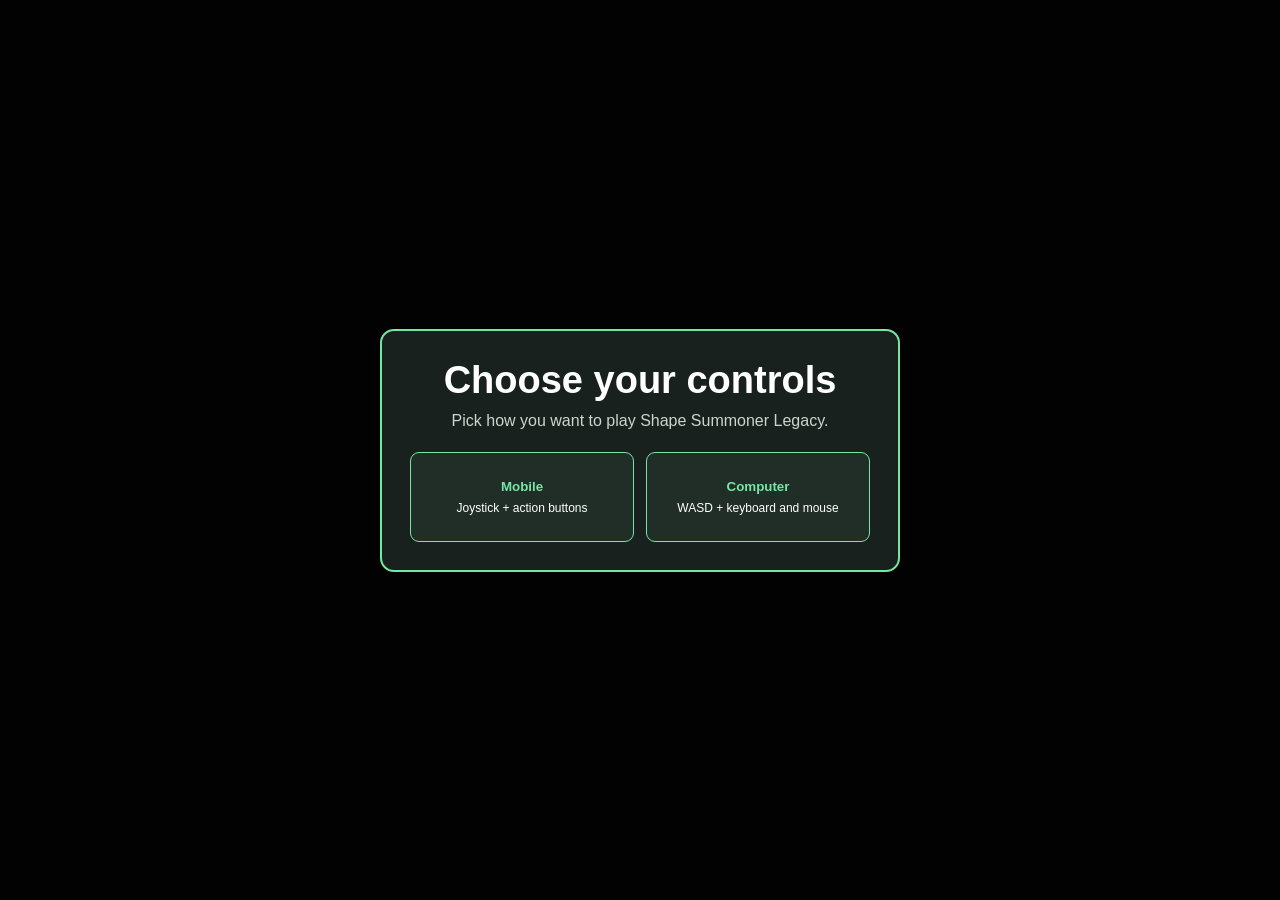
<file: shapesummonerlegacy/index.html>
<!DOCTYPE html>
<html>
<head>
    <meta name="viewport" content="width=device-width, initial-scale=1">
  <title>Shape Summoner LEGACY</title>
  <style>
    body { margin: 0; overflow: hidden; background: #111; }
    canvas { display: block; touch-action: none; }
    .controls-modal { position:fixed; inset:0; z-index:10; display:grid; place-items:center; padding:20px; background:rgba(0,0,0,.88); color:#fff; font:16px Arial,sans-serif; }
    .controls-dialog { width:min(460px,100%); padding:28px; border:2px solid #75e6a5; border-radius:14px; background:#18211d; text-align:center; }
    .controls-dialog h1 { margin:0 0 10px; font-size:clamp(24px,6vw,38px); }
    .controls-dialog p { margin:0 0 22px; color:#ccd5cf; }
    .control-options { display:grid; grid-template-columns:1fr 1fr; gap:12px; }
    .control-options button { min-height:90px; border:1px solid #75e6a5; border-radius:9px; background:#202e27; color:white; cursor:pointer; }
    .control-options strong,.control-options span { display:block; }
    .control-options strong { margin-bottom:7px; color:#75e6a5; }
    .control-options span { font-size:12px; }
    .mobile-controls { display:none; }
    body.mobile-mode .mobile-controls { display:flex; }
    .mobile-controls { position:fixed; inset:0; z-index:5; justify-content:space-between; align-items:flex-end; padding:16px; pointer-events:none; font:11px Arial,sans-serif; }
    .virtual-stick { position:relative; width:112px; height:112px; margin:0 0 4px 4px; border:2px solid #75e6a5aa; border-radius:50%; background:#75e6a522; pointer-events:auto; touch-action:none; }
    .virtual-stick-knob { position:absolute; top:50%; left:50%; width:48px; height:48px; border:2px solid #75e6a5; border-radius:50%; background:#75e6a555; transform:translate(-50%,-50%); pointer-events:none; }
    .mobile-action-pad { display:grid; grid-template-columns:repeat(2,64px); gap:7px; pointer-events:auto; }
    .mobile-action-pad button { min-height:48px; padding:4px; border:1px solid #75e6a5; border-radius:9px; background:#18211ddd; color:#fff; font-size:11px; touch-action:none; }
    .mobile-action-pad .selected { background:#75e6a5; color:#111; }
    @media(max-width:520px) { .controls-dialog { padding:24px 18px; } .mobile-controls { padding:10px; } .virtual-stick { width:96px;height:96px; } .virtual-stick-knob { width:42px;height:42px; } .mobile-action-pad { grid-template-columns:repeat(2,56px); gap:5px; } .mobile-action-pad button { min-height:42px;font-size:10px; } }
  </style>
</head>
<body>
<script src="../admin-tools.js"></script>
<canvas id="game"></canvas>
<div id="controlsModal" class="controls-modal">
  <div class="controls-dialog" role="dialog" aria-modal="true" aria-labelledby="controlsTitle">
    <h1 id="controlsTitle">Choose your controls</h1>
    <p>Pick how you want to play Shape Summoner Legacy.</p>
    <div class="control-options">
      <button type="button" data-control-mode="mobile"><strong>Mobile</strong><span>Joystick + action buttons</span></button>
      <button type="button" data-control-mode="computer"><strong>Computer</strong><span>WASD + keyboard and mouse</span></button>
    </div>
  </div>
</div>
<div id="mobileControls" class="mobile-controls" aria-label="Mobile game controls">
  <div id="moveStick" class="virtual-stick" aria-label="Movement joystick"><div class="virtual-stick-knob"></div></div>
  <div class="mobile-action-pad">
    <button type="button" data-shape="1" class="selected">CIRCLE</button>
    <button type="button" data-shape="2">SQUARE</button>
    <button type="button" data-shape="3">TRIANGLE</button>
    <button type="button" data-shape="4">STAR</button>
    <button type="button" id="mobileFire">FIRE</button>
    <button type="button" id="mobileSummon">SUMMON</button>
  </div>
</div>

<script>
const canvas = document.getElementById("game");
const ctx = canvas.getContext("2d");

function resize() {
  canvas.width = window.innerWidth;
  canvas.height = window.innerHeight;
}
resize();
window.addEventListener("resize", resize);

// Player
const player = {
  x: canvas.width / 2,
  y: canvas.height / 2,
  radius: 20,
  speed: 3,
  color: "white",
  hp: 100,
  maxHp: 100,
  regenRate: 0.1
};

// Projectiles
const shots = [];

// Summoned shapes
const summons = [];

// Boss
let boss = null;

// Game state
let gameOver = false;

// Current shape type
let currentShape = 1;
let controlsChosen = false;
let controlMode = null;

// Track mouse for aiming
let lastMouseX = player.x;
let lastMouseY = player.y;

canvas.addEventListener("mousemove", (e) => {
  lastMouseX = e.clientX;
  lastMouseY = e.clientY;
});

// Spawn boss randomly
function spawnBoss() {
  boss = {
    x: Math.random() * canvas.width,
    y: Math.random() * canvas.height,
    radius: 50,
    hp: 10,
    speed: 2,
    color: "red"
  };
}

setInterval(() => {
  if (controlsChosen && !boss && !gameOver) spawnBoss();
}, Math.random() * 5000 + 5000);

document.querySelectorAll("[data-control-mode]").forEach(button => {
  button.addEventListener("click", () => {
    controlMode = button.dataset.controlMode;
    controlsChosen = true;
    document.getElementById("controlsModal").remove();
    document.body.classList.toggle("mobile-mode", controlMode === "mobile");
    if (controlMode === "mobile") lastMouseX = player.x + 100;
  });
});

const moveStick = document.getElementById("moveStick");
const moveKnob = moveStick.querySelector(".virtual-stick-knob");
let stickPointer = null;
function moveJoystick(event) {
  const bounds = moveStick.getBoundingClientRect();
  const limit = bounds.width * .34;
  const dx = event.clientX - (bounds.left + bounds.width / 2);
  const dy = event.clientY - (bounds.top + bounds.height / 2);
  const length = Math.hypot(dx, dy), scale = length > limit ? limit / length : 1;
  const x = dx * scale, y = dy * scale;
  moveKnob.style.transform = `translate(calc(-50% + ${x}px),calc(-50% + ${y}px))`;
  keys.d = x > 10; keys.a = x < -10; keys.s = y > 10; keys.w = y < -10;
  if (Math.hypot(x, y) > 10) {
    const angle = Math.atan2(y, x);
    lastMouseX = player.x + Math.cos(angle) * 100;
    lastMouseY = player.y + Math.sin(angle) * 100;
  }
}
function resetJoystick() {
  stickPointer = null;
  moveKnob.style.transform = "translate(-50%,-50%)";
  keys.w = keys.a = keys.s = keys.d = false;
}
moveStick.addEventListener("pointerdown", event => {
  event.preventDefault(); stickPointer = event.pointerId;
  moveStick.setPointerCapture(stickPointer); moveJoystick(event);
});
moveStick.addEventListener("pointermove", event => { if (event.pointerId === stickPointer) moveJoystick(event); });
moveStick.addEventListener("pointerup", resetJoystick);
moveStick.addEventListener("pointercancel", resetJoystick);
document.querySelectorAll("[data-shape]").forEach(button => button.addEventListener("click", event => {
  event.stopPropagation(); currentShape = Number(button.dataset.shape);
  document.querySelectorAll("[data-shape]").forEach(option => option.classList.toggle("selected", option === button));
}));
document.getElementById("mobileFire").addEventListener("pointerdown", event => {
  event.preventDefault();
  event.stopPropagation();
  if (boss) {
    lastMouseX = boss.x;
    lastMouseY = boss.y;
  }
  shootShape();
});

// Movement keys
const keys = {};
window.addEventListener("keydown", (e) => {
  if (!controlsChosen) return;
  keys[e.key] = true;

  if (e.key === "1") currentShape = 1;
  if (e.key === "2") currentShape = 2;
  if (e.key === "3") currentShape = 3;
  if (e.key === "4") currentShape = 4;

  if (e.key === " ") shootShape();
});
window.addEventListener("keyup", (e) => keys[e.key] = false);

function summonAt(x, y) {
  if (gameOver) return;
  const summon = {
    x, y, radius: 20, color: `hsl(${Math.random()*360},80%,60%)`,
    shape: currentShape, hp: 10
  };
  summons.push(summon);
  fuseSummons();
}

function summonInFront() {
  const angle = Math.atan2(lastMouseY - player.y, lastMouseX - player.x);
  summonAt(
    Math.max(20, Math.min(canvas.width - 20, player.x + Math.cos(angle) * 110)),
    Math.max(20, Math.min(canvas.height - 20, player.y + Math.sin(angle) * 110))
  );
}
document.getElementById("mobileSummon").addEventListener("pointerdown", event => {
  event.preventDefault(); event.stopPropagation(); summonInFront();
});

// Summon shapes by clicking
canvas.addEventListener("click", (e) => {
  if (!controlsChosen) return;
  if (gameOver) {
    respawnPlayer();
    return;
  }
  summonAt(e.clientX, e.clientY);
});

// Shooting
function shootShape() {
  const angle = Math.atan2(lastMouseY - player.y, lastMouseX - player.x);

  shots.push({
    x: player.x,
    y: player.y,
    radius: 12,
    speed: 8,
    dx: Math.cos(angle),
    dy: Math.sin(angle),
    color: `hsl(${Math.random()*360},80%,60%)`,
    shape: currentShape
  });
}

// Respawn
function respawnPlayer() {
  player.x = canvas.width / 2;
  player.y = canvas.height / 2;
  player.hp = player.maxHp;
  gameOver = false;
  boss = null;
  shots.length = 0;
  summons.length = 0;
}

// Draw shapes
function drawShape(s) {
  ctx.fillStyle = s.color;

  if (s.shape === 1) {
    ctx.beginPath();
    ctx.arc(s.x, s.y, s.radius, 0, Math.PI * 2);
    ctx.fill();
  }

  if (s.shape === 2) {
    ctx.fillRect(s.x - s.radius, s.y - s.radius, s.radius * 2, s.radius * 2);
  }

  if (s.shape === 3) {
    ctx.beginPath();
    ctx.moveTo(s.x, s.y - s.radius);
    ctx.lineTo(s.x - s.radius, s.y + s.radius);
    ctx.lineTo(s.x + s.radius, s.y + s.radius);
    ctx.closePath();
    ctx.fill();
  }

  if (s.shape === 4) {
    const spikes = 5;
    const outer = s.radius;
    const inner = s.radius / 2.5;
    let rot = Math.PI / 2 * 3;
    let step = Math.PI / spikes;

    ctx.beginPath();
    ctx.moveTo(s.x, s.y - outer);

    for (let i = 0; i < spikes; i++) {
      ctx.lineTo(s.x + Math.cos(rot) * outer, s.y + Math.sin(rot) * outer);
      rot += step;
      ctx.lineTo(s.x + Math.cos(rot) * inner, s.y + Math.sin(rot) * inner);
      rot += step;
    }

    ctx.closePath();
    ctx.fill();
  }
}

// Fuse nearby summons
function fuseSummons() {
  for (let i = 0; i < summons.length; i++) {
    for (let j = i + 1; j < summons.length; j++) {
      const a = summons[i];
      const b = summons[j];
      const dist = Math.hypot(a.x - b.x, a.y - b.y);

      if (dist < a.radius + b.radius) {
        a.radius += b.radius * 0.5;
        a.hp += b.hp;
        summons.splice(j, 1);
        j--;
      }
    }
  }
}

// Game loop
function update() {
  if (!gameOver) {
    if (keys["w"] || keys["W"]) player.y -= player.speed;
    if (keys["s"] || keys["S"]) player.y += player.speed;
    if (keys["a"] || keys["A"]) player.x -= player.speed;
    if (keys["d"] || keys["D"]) player.x += player.speed;

    player.hp += player.regenRate;
    if (player.hp > player.maxHp) player.hp = player.maxHp;
  }

  // Boss movement
  if (boss && !gameOver) {
    let angle = Math.atan2(player.y - boss.y, player.x - boss.x);

    for (let i = 0; i < summons.length; i++) {
      if (!boss) break;

      const s = summons[i];
      const dist = Math.hypot(boss.x - s.x, boss.y - s.y);

      if (dist < boss.radius + s.radius) {
        s.hp -= 0.2;
        if (s.hp <= 0) {
          summons.splice(i, 1);
          i--;
        }
        angle += Math.PI / 2;
      }
    }

    if (boss) {
      boss.x += Math.cos(angle) * boss.speed;
      boss.y += Math.sin(angle) * boss.speed;
    }
  }

  // Update shots
  for (const s of shots) {
    s.x += s.dx * s.speed;
    s.y += s.dy * s.speed;
  }

  // Projectile → boss collision
  if (boss) {
    for (let i = shots.length - 1; i >= 0; i--) {
      if (!boss) break;

      const s = shots[i];
      const dist = Math.hypot(s.x - boss.x, s.y - boss.y);

      if (dist < s.radius + boss.radius) {
        boss.hp -= 1;
        shots.splice(i, 1);

        if (boss.hp <= 0) {
          boss = null;
          break;
        }
      }
    }
  }

  // Boss damages player
  if (boss && !gameOver) {
    const dist = Math.hypot(player.x - boss.x, player.y - boss.y);
    if (dist < player.radius + boss.radius) {
      player.hp -= 1;
      if (player.hp <= 0) {
        player.hp = 0;
        gameOver = true;
      }
    }
  }
}

function draw() {
  ctx.clearRect(0, 0, canvas.width, canvas.height);

  // Player
  ctx.beginPath();
  ctx.arc(player.x, player.y, player.radius, 0, Math.PI * 2);
  ctx.fillStyle = player.color;
  ctx.fill();

  // Player HP bar
  ctx.fillStyle = "red";
  ctx.fillRect(player.x - 20, player.y - player.radius - 20, 40, 6);

  ctx.fillStyle = "lime";
  ctx.fillRect(
    player.x - 20,
    player.y - player.radius - 20,
    (player.hp / player.maxHp) * 40,
    6
  );

  // Summons
  for (const s of summons) drawShape(s);

  // Shots
  for (const s of shots) drawShape(s);

  // Boss
  if (boss) {
    ctx.beginPath();
    ctx.arc(boss.x, boss.y, boss.radius, 0, Math.PI * 2);
    ctx.fillStyle = boss.color;
    ctx.fill();

    ctx.fillStyle = "white";
    ctx.fillRect(boss.x - 40, boss.y - boss.radius - 20, boss.hp * 8, 10);
  }

  // Death screen
  if (gameOver) {
    ctx.fillStyle = "rgba(0,0,0,0.7)";
    ctx.fillRect(0, 0, canvas.width, canvas.height);

    ctx.fillStyle = "white";
    ctx.font = "60px Arial";
    ctx.textAlign = "center";
    ctx.fillText("YOU DIED", canvas.width / 2, canvas.height / 2 - 40);

    ctx.font = "30px Arial";
    ctx.fillText("Click to Respawn", canvas.width / 2, canvas.height / 2 + 20);
  }

  requestAnimationFrame(gameLoop);
}

function gameLoop() {
  if (controlsChosen) update();
  draw();
}

gameLoop();
</script>
</body>
</html>
</file>
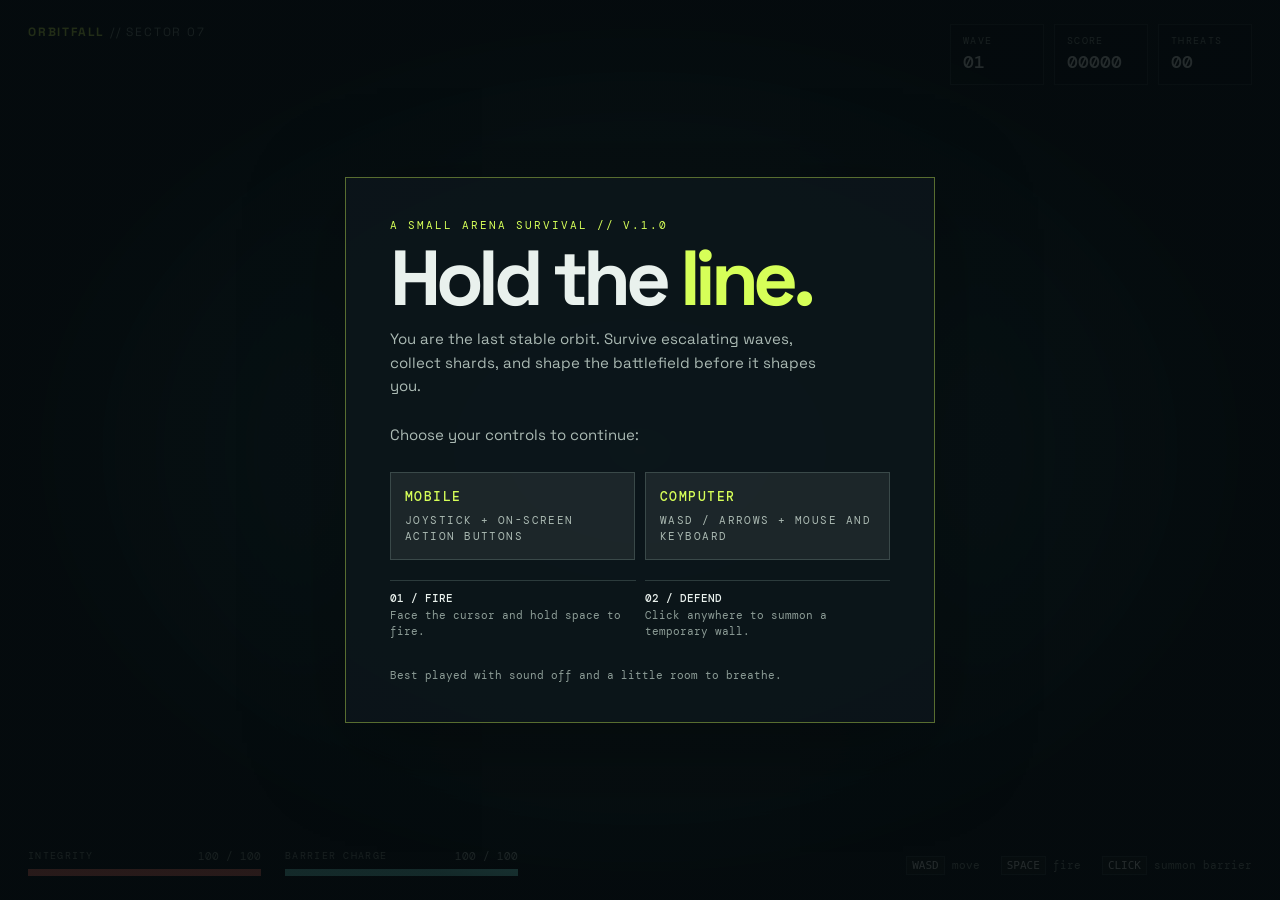
<file: shapesummonerremastered/index.html>
<!doctype html>
<html lang="en">
<head>
  <meta charset="utf-8">
  <meta name="viewport" content="width=device-width, initial-scale=1">
  <title>Orbitfall // Hold the Line</title>
  <style>
    @import url('https://fonts.googleapis.com/css2?family=DM+Mono:wght@400;500&family=Space+Grotesk:wght@400;500;600;700&display=swap');
    :root { --ink:#e9f1ed; --muted:#8d9d97; --lime:#d6ff58; --cyan:#71e8dc; --coral:#ff796b; --panel:rgba(13,22,27,.84); --line:rgba(186,220,207,.19); }
    * { box-sizing:border-box; }
    html, body { margin:0; width:100%; height:100%; overflow:hidden; background:#081115; color:var(--ink); font-family:'Space Grotesk', sans-serif; }
    body { cursor:crosshair; }
    canvas { display:block; width:100vw; height:100vh; touch-action:none; }
    .hud { position:fixed; inset:0; pointer-events:none; padding:24px 28px; display:flex; flex-direction:column; justify-content:space-between; }
    .topbar { display:flex; align-items:flex-start; justify-content:space-between; }
    .brand { letter-spacing:.15em; font-size:12px; font-weight:700; color:var(--lime); text-transform:uppercase; }
    .brand span { color:var(--muted); font-weight:400; }
    .stats { display:flex; gap:10px; }
    .stat { min-width:94px; padding:9px 12px 10px; border:1px solid var(--line); background:rgba(7,15,18,.6); }
    .stat label, .meter label { display:block; color:var(--muted); text-transform:uppercase; letter-spacing:.13em; font:10px 'DM Mono', monospace; }
    .stat strong { display:block; margin-top:3px; font:500 18px 'DM Mono', monospace; }
    .bottom { display:flex; align-items:end; justify-content:space-between; }
    .meters { display:flex; gap:24px; width:min(490px, 54vw); }
    .meter { flex:1; }
    .meter-head { display:flex; justify-content:space-between; margin-bottom:6px; font:11px 'DM Mono', monospace; color:var(--muted); }
    .track { height:7px; background:rgba(255,255,255,.1); overflow:hidden; }
    .fill { height:100%; transition:width .2s ease; }
    #hp-fill { background:var(--coral); } #energy-fill { background:var(--cyan); }
    .help { text-align:right; color:var(--muted); font:11px 'DM Mono', monospace; line-height:1.7; }
    kbd { color:var(--ink); border:1px solid var(--line); padding:2px 5px; background:rgba(255,255,255,.05); }
    .screen { position:fixed; z-index:10; inset:0; display:grid; place-items:center; background:radial-gradient(ellipse at 50% 50%, rgba(20,48,48,.25), rgba(4,10,12,.86) 70%); transition:opacity .35s ease; }
    .screen.hidden { opacity:0; pointer-events:none; }
    .panel { width:min(590px, calc(100vw - 40px)); border:1px solid rgba(214,255,88,.38); background:var(--panel); padding:40px 44px; box-shadow:0 20px 90px rgba(0,0,0,.4); }
    .eyebrow { color:var(--lime); font:11px 'DM Mono', monospace; letter-spacing:.18em; text-transform:uppercase; }
    h1 { margin:11px 0 14px; font-size:clamp(44px, 7vw, 78px); letter-spacing:-.07em; line-height:.9; max-width:480px; }
    h1 em { color:var(--lime); font-style:normal; }
    .intro { max-width:430px; margin:0 0 26px; color:#abbab4; line-height:1.55; font-size:15px; }
    .rules { display:grid; grid-template-columns:1fr 1fr; gap:9px; margin-bottom:28px; }
    .rule { border-top:1px solid var(--line); padding-top:9px; color:var(--muted); font:11px 'DM Mono', monospace; line-height:1.5; }
    .rule b { color:var(--ink); font-weight:500; }
    button { border:0; color:#071013; background:var(--lime); font:700 12px 'DM Mono', monospace; text-transform:uppercase; letter-spacing:.12em; padding:14px 19px; cursor:pointer; }
    button:hover { background:#e5ff91; transform:translateY(-1px); }
    .choices { display:grid; grid-template-columns:repeat(3,1fr); gap:10px; margin-top:24px; }
    .choices button { text-align:left; min-height:115px; padding:14px; color:var(--ink); background:rgba(255,255,255,.07); border:1px solid var(--line); }
    .choices button:hover { border-color:var(--lime); background:rgba(214,255,88,.1); }
    .choices b { display:block; color:var(--lime); margin-bottom:9px; font:500 13px 'DM Mono', monospace; }
    .choices span { display:block; color:#aab9b2; font:11px 'DM Mono', monospace; line-height:1.45; }
    .control-options { display:grid; grid-template-columns:1fr 1fr; gap:10px; margin:20px 0; }
    .control-options button { min-height:88px; padding:14px; color:var(--ink); background:rgba(255,255,255,.07); border:1px solid var(--line); text-align:left; }
    .control-options button:hover { border-color:var(--lime); background:rgba(214,255,88,.1); }
    .control-options b,.control-options span { display:block; }
    .control-options b { margin-bottom:8px; color:var(--lime); font:500 13px 'DM Mono',monospace; }
    .control-options span { color:#aab9b2; font:11px 'DM Mono',monospace; line-height:1.45; }
    .mobile-controls { display:none; pointer-events:none; }
    body.mobile-mode.game-started .mobile-controls { display:block; }
    .virtual-stick { position:fixed; z-index:5; left:20px; bottom:20px; width:118px; height:118px; border:2px solid rgba(113,232,220,.7); border-radius:50%; background:rgba(113,232,220,.12); touch-action:none; pointer-events:auto; }
    .virtual-stick-knob { position:absolute; top:50%; left:50%; width:50px; height:50px; border:2px solid var(--cyan); border-radius:50%; background:rgba(113,232,220,.35); transform:translate(-50%,-50%); pointer-events:none; }
    .mobile-actions { position:fixed; z-index:5; right:18px; bottom:20px; display:grid; gap:8px; pointer-events:auto; }
    .mobile-actions button { min-width:88px; min-height:52px; border:1px solid var(--cyan); border-radius:10px; background:rgba(13,22,27,.88); color:var(--ink); font:700 11px 'DM Mono',monospace; touch-action:none; }
    .mobile-actions button:active { background:rgba(113,232,220,.25); }
    body.mobile-mode .help { display:none; }
    @media(max-width:600px) { .control-options { grid-template-columns:1fr; margin:14px 0; } .control-options button { min-height:65px; } .virtual-stick { left:10px; bottom:12px; width:98px; height:98px; } .virtual-stick-knob { width:42px;height:42px; } .mobile-actions { right:10px; bottom:12px; } .mobile-actions button { min-width:74px; min-height:46px; font-size:10px; } }
    #message { margin-top:13px; color:var(--muted); font:11px 'DM Mono', monospace; }
    #continue-btn { margin-left:8px; color:var(--ink); background:rgba(255,255,255,.1); border:1px solid var(--line); }
    #continue-btn:hover { background:rgba(113,232,220,.15); border-color:var(--cyan); }
    @media (max-width:600px) { .hud{padding:17px 16px 18px} .stats{gap:5px} .stat{min-width:70px;padding:7px 8px}.stat strong{font-size:15px}.brand{font-size:10px}.meters{width:100%;gap:13px}.bottom{gap:12px;flex-direction:column;align-items:stretch}.help{text-align:left}.panel{padding:28px 25px}.choices{grid-template-columns:1fr}.choices button{min-height:auto} }
  </style>
</head>
<body>
  <script src="../admin-tools.js"></script>
  <canvas id="game"></canvas>
  <div class="hud">
    <div class="topbar"><div class="brand">ORBITFALL <span>// SECTOR 07</span></div><div class="stats"><div class="stat"><label>Wave</label><strong id="wave">01</strong></div><div class="stat"><label>Score</label><strong id="score">00000</strong></div><div class="stat"><label>Threats</label><strong id="threats">00</strong></div></div></div>
    <div class="bottom"><div class="meters"><div class="meter"><div class="meter-head"><label>Integrity</label><span id="hp-text">100 / 100</span></div><div class="track"><div class="fill" id="hp-fill" style="width:100%"></div></div></div><div class="meter"><div class="meter-head"><label>Barrier charge</label><span id="energy-text">100 / 100</span></div><div class="track"><div class="fill" id="energy-fill" style="width:100%"></div></div></div></div><div class="help"><kbd>WASD</kbd> move &nbsp; <kbd>SPACE</kbd> fire &nbsp; <kbd>CLICK</kbd> summon barrier</div></div>
  </div>
  <div class="screen" id="start-screen"><div class="panel"><div class="eyebrow">A small arena survival // v.1.0</div><h1>Hold the <em>line.</em></h1><p class="intro">You are the last stable orbit. Survive escalating waves, collect shards, and shape the battlefield before it shapes you.</p><p class="intro">Choose your controls to continue:</p><div class="control-options"><button type="button" data-control-mode="mobile"><b>MOBILE</b><span>Joystick + on-screen action buttons</span></button><button type="button" data-control-mode="computer"><b>COMPUTER</b><span>WASD / arrows + mouse and keyboard</span></button></div><div class="rules"><div class="rule" id="fire-rule"><b>01 / FIRE</b><br>Face the cursor and hold space to fire.</div><div class="rule" id="defend-rule"><b>02 / DEFEND</b><br>Click anywhere to summon a temporary wall.</div></div><button id="start-btn" hidden>Enter the orbit</button><button id="continue-btn" hidden>Continue saved run</button><div id="message">Best played with sound off and a little room to breathe.</div></div></div>
  <div class="screen hidden" id="upgrade-screen"><div class="panel"><div class="eyebrow">Wave cleared // choose one mutation</div><h1 id="upgrade-title">A new edge.</h1><p class="intro">The arena is quiet for a moment. Spend it well.</p><div class="choices" id="choices"></div></div></div>
  <div class="screen hidden" id="gameover-screen"><div class="panel"><div class="eyebrow">Signal lost // run complete</div><h1>Orbit <em>collapsed.</em></h1><p class="intro" id="final-score">You held the line.</p><button id="restart-btn">Re-enter the orbit</button></div></div>
  <div class="mobile-controls" id="mobileControls" aria-label="Mobile game controls">
    <div class="virtual-stick" id="moveStick" aria-label="Movement joystick"><div class="virtual-stick-knob"></div></div>
    <div class="mobile-actions"><button type="button" id="mobileFire">FIRE</button><button type="button" id="mobileBarrier">BARRIER</button></div>
  </div>
  <script>
    const canvas = document.getElementById('game'), ctx = canvas.getContext('2d');
    const SAVE_KEY = 'orbitfall-run-v1';
    let W, H, dpr, last = 0, running = false, paused = false, wave = 1, score = 0, spawnLeft = 0, spawnTimer = 0, nextWave = false, saveTimer = 0, controlsChosen = false, controlMode = null;
    const keys = {}, mouse = { x: innerWidth / 2, y: innerHeight / 2, down: false };
    const stickVector = { x: 0, y: 0 };
    let player, bullets = [], enemies = [], barriers = [], shards = [], particles = [];
    const upgrades = [
      ['HOT CORE','Shots deal 45% more damage.'], ['SWIFT ORBIT','Movement speed increased by 30%.'], ['DEEP RESERVE','Barrier capacity increased by 35.'], ['RAPID PULSE','Fire rate increased by 25%.'], ['REPAIR PROTOCOL','Restore 28 integrity now.'], ['MAGNETIC FIELD','Shards drift toward you from farther away.']
    ];
    function resize(){ dpr=Math.min(devicePixelRatio||1,2); W=innerWidth; H=innerHeight; canvas.width=W*dpr; canvas.height=H*dpr; ctx.setTransform(dpr,0,0,dpr,0,0); }
    function reset(){ wave=1; score=0; bullets=[]; enemies=[]; barriers=[]; shards=[]; particles=[]; spawnLeft=8; spawnTimer=0; nextWave=false; saveTimer=0; player={x:W/2,y:H/2,r:15,hp:100,maxHp:100,energy:100,maxEnergy:100,speed:260,damage:24,fireRate:0.16,cool:0,magnet:100}; try{localStorage.removeItem(SAVE_KEY)}catch(error){} }
    function start(){ reset(); beginRun(); }
    function beginRun(){ running=true; paused=false; document.body.classList.add('game-started'); document.getElementById('start-screen').classList.add('hidden'); document.getElementById('gameover-screen').classList.add('hidden'); last=performance.now(); requestAnimationFrame(loop); }
    function saveRun(){ if(!running||!player)return; try{localStorage.setItem(SAVE_KEY,JSON.stringify({version:1,wave,score,spawnLeft,spawnTimer,nextWave,player,bullets,enemies,barriers,shards,savedAt:Date.now()}));}catch(error){} }
    function loadRun(){ try{const saved=JSON.parse(localStorage.getItem(SAVE_KEY));if(!saved||saved.version!==1||!saved.player)return false;wave=saved.wave;score=saved.score;spawnLeft=saved.spawnLeft;spawnTimer=saved.spawnTimer;nextWave=false;saveTimer=0;player=saved.player;bullets=saved.bullets||[];enemies=saved.enemies||[];barriers=saved.barriers||[];shards=saved.shards||[];particles=[];return true;}catch(error){return false;} }
    function continueRun(){ if(loadRun()){beginRun();} }
    function show(id){ document.getElementById(id).classList.remove('hidden'); }
    function hide(id){ document.getElementById(id).classList.add('hidden'); }
    function rand(a,b){ return a+Math.random()*(b-a); }
    function edgePoint(){ const side=Math.floor(Math.random()*4); return side===0?{x:rand(0,W),y:-35}:side===1?{x:W+35,y:rand(0,H)}:side===2?{x:rand(0,W),y:H+35}:{x:-35,y:rand(0,H)}; }
    function spawn(){ const p=edgePoint(), elite=Math.random()<Math.min(.08+wave*.018,.28); enemies.push({x:p.x,y:p.y,r:elite?18:11, hp:(elite?105:38)+wave*8, max:(elite?105:38)+wave*8, speed:(elite?43:58)+wave*3, elite, hit:0}); }
    function burst(x,y,color,count=8){ for(let i=0;i<count;i++) particles.push({x,y,vx:rand(-100,100),vy:rand(-100,100),life:rand(.3,.7),max:.7,color}); }
    function shoot(){ const angle=Math.atan2(mouse.y-player.y,mouse.x-player.x); bullets.push({x:player.x+Math.cos(angle)*18,y:player.y+Math.sin(angle)*18,vx:Math.cos(angle)*640,vy:Math.sin(angle)*640,r:4,damage:player.damage,life:1.2}); player.cool=player.fireRate; burst(player.x+Math.cos(angle)*18,player.y+Math.sin(angle)*18,'#d6ff58',2); }
    function addBarrier(x,y){ if(player.energy<24)return; const angle=Math.atan2(y-player.y,x-player.x); barriers.push({x,y,angle,r:54,life:5,max:5}); player.energy-=24; burst(x,y,'#71e8dc',14); }
    function update(dt){
      const dx=(keys.s||keys.ArrowDown?1:0)-(keys.w||keys.ArrowUp?1:0)+stickVector.y, dy=(keys.d||keys.ArrowRight?1:0)-(keys.a||keys.ArrowLeft?1:0)+stickVector.x; const len=Math.hypot(dx,dy)||1;
      player.x=Math.max(25,Math.min(W-25,player.x+dy*player.speed*dt/len)); player.y=Math.max(25,Math.min(H-25,player.y+dx*player.speed*dt/len));
      player.energy=Math.min(player.maxEnergy,player.energy+10*dt); player.cool-=dt; if(keys[' ']&&player.cool<=0)shoot();
      saveTimer-=dt; if(saveTimer<=0){saveTimer=2;saveRun();} spawnTimer-=dt; if(spawnLeft>0&&spawnTimer<=0){ spawnLeft--; spawnTimer=Math.max(.22,.7-wave*.025); spawn(); } else if(spawnLeft===0&&enemies.length===0&&!nextWave){ nextWave=true; setTimeout(()=>{ if(running){ wave++; spawnLeft=6+wave*3; spawnTimer=0; nextWave=false; saveRun(); showUpgrade(); } },700); }
      bullets.forEach(b=>{b.x+=b.vx*dt;b.y+=b.vy*dt;b.life-=dt}); bullets=bullets.filter(b=>b.life>0&&b.x>-20&&b.x<W+20&&b.y>-20&&b.y<H+20);
      barriers.forEach(b=>b.life-=dt); barriers=barriers.filter(b=>b.life>0);
      enemies.forEach(e=>{ const a=Math.atan2(player.y-e.y,player.x-e.x), dist=Math.hypot(player.x-e.x,player.y-e.y); let blocked=false; barriers.forEach(b=>{if(Math.hypot(e.x-b.x,e.y-b.y)<b.r+e.r){blocked=true;b.life-=dt*.4;}}); if(!blocked){e.x+=Math.cos(a)*e.speed*dt;e.y+=Math.sin(a)*e.speed*dt;} e.hit-=dt; if(dist<player.r+e.r){player.hp-= (e.elite?18:10)*dt; burst(player.x,player.y,'#ff796b',1);}});
      bullets.forEach(b=>enemies.forEach(e=>{if(Math.hypot(b.x-e.x,b.y-e.y)<b.r+e.r){e.hp-=b.damage;b.life=0;e.hit=.08;burst(b.x,b.y,'#d6ff58',3);}}));
      enemies=enemies.filter(e=>{if(e.hp<=0){score+=e.elite?250:100; shards.push({x:e.x,y:e.y,r:5});burst(e.x,e.y,e.elite?'#ff796b':'#71e8dc',e.elite?18:8);return false}return true});
      shards.forEach(s=>{const dist=Math.hypot(player.x-s.x,player.y-s.y);if(dist<player.magnet){s.x+=(player.x-s.x)*dt*3;s.y+=(player.y-s.y)*dt*3;}if(dist<player.r+s.r){score+=25;player.energy=Math.min(player.maxEnergy,player.energy+8);s.dead=true;burst(s.x,s.y,'#71e8dc',4);}});shards=shards.filter(s=>!s.dead);
      particles.forEach(p=>{p.x+=p.vx*dt;p.y+=p.vy*dt;p.life-=dt});particles=particles.filter(p=>p.life>0);
      if(player.hp<=0){running=false;try{localStorage.removeItem(SAVE_KEY)}catch(error){} document.getElementById('final-score').textContent=`Final score ${String(score).padStart(5,'0')} // Reached wave ${String(wave).padStart(2,'0')}.`;show('gameover-screen');} hud();
    }
    function showUpgrade(){ paused=true; const box=document.getElementById('choices');box.innerHTML=''; [...upgrades].sort(()=>Math.random()-.5).slice(0,3).forEach(u=>{const b=document.createElement('button');b.innerHTML=`<b>${u[0]}</b><span>${u[1]}</span>`;b.onclick=()=>{applyUpgrade(u[0]);hide('upgrade-screen');paused=false;};box.appendChild(b)});document.getElementById('upgrade-title').textContent=`Wave ${String(wave-1).padStart(2,'0')} survived.`;show('upgrade-screen');}
    function applyUpgrade(name){if(name==='HOT CORE')player.damage*=1.45;if(name==='SWIFT ORBIT')player.speed*=1.3;if(name==='DEEP RESERVE'){player.maxEnergy+=35;player.energy=player.maxEnergy;}if(name==='RAPID PULSE')player.fireRate*=.75;if(name==='REPAIR PROTOCOL')player.hp=Math.min(player.maxHp,player.hp+28);if(name==='MAGNETIC FIELD')player.magnet=210;}
    function draw(){
      ctx.fillStyle='#081115';ctx.fillRect(0,0,W,H); ctx.strokeStyle='rgba(113,232,220,.055)';ctx.lineWidth=1;const grid=48;for(let x=0;x<W;x+=grid){ctx.beginPath();ctx.moveTo(x,0);ctx.lineTo(x,H);ctx.stroke()}for(let y=0;y<H;y+=grid){ctx.beginPath();ctx.moveTo(0,y);ctx.lineTo(W,y);ctx.stroke()}
      ctx.strokeStyle='rgba(214,255,88,.09)';ctx.beginPath();ctx.arc(W/2,H/2,Math.min(W,H)*.31,0,Math.PI*2);ctx.stroke();
      shards.forEach(s=>{ctx.fillStyle='#71e8dc';ctx.shadowBlur=14;ctx.shadowColor='#71e8dc';ctx.beginPath();ctx.arc(s.x,s.y,s.r,0,Math.PI*2);ctx.fill();ctx.shadowBlur=0});
      barriers.forEach(b=>{ctx.save();ctx.translate(b.x,b.y);ctx.rotate(b.angle);ctx.strokeStyle=`rgba(113,232,220,${.3+.7*b.life/b.max})`;ctx.lineWidth=5;ctx.shadowBlur=16;ctx.shadowColor='#71e8dc';ctx.beginPath();ctx.arc(0,0,b.r,-.65,.65);ctx.stroke();ctx.restore()});
      bullets.forEach(b=>{ctx.fillStyle='#d6ff58';ctx.shadowBlur=12;ctx.shadowColor='#d6ff58';ctx.beginPath();ctx.arc(b.x,b.y,b.r,0,Math.PI*2);ctx.fill();ctx.shadowBlur=0});
      enemies.forEach(e=>{ctx.fillStyle=e.elite?'#ff796b':'#c94e58';ctx.globalAlpha=e.hit>0?1:.86;ctx.beginPath();ctx.arc(e.x,e.y,e.r,0,Math.PI*2);ctx.fill();ctx.globalAlpha=1;ctx.strokeStyle='rgba(255,255,255,.45)';ctx.lineWidth=2;ctx.beginPath();ctx.arc(e.x,e.y,e.r+4,-Math.PI/2,-Math.PI/2+Math.PI*2*(e.hp/e.max));ctx.stroke()});
      if(player){const angle=Math.atan2(mouse.y-player.y,mouse.x-player.x);ctx.save();ctx.translate(player.x,player.y);ctx.rotate(angle);ctx.fillStyle='#d6ff58';ctx.shadowBlur=24;ctx.shadowColor='#d6ff58';ctx.beginPath();ctx.arc(0,0,player.r,0,Math.PI*2);ctx.fill();ctx.fillStyle='#081115';ctx.beginPath();ctx.moveTo(7,-4);ctx.lineTo(22,0);ctx.lineTo(7,4);ctx.fill();ctx.restore();ctx.strokeStyle='rgba(214,255,88,.25)';ctx.lineWidth=1;ctx.beginPath();ctx.arc(player.x,player.y,player.r+9,0,Math.PI*2);ctx.stroke()}
      particles.forEach(p=>{ctx.globalAlpha=Math.max(0,p.life/p.max);ctx.fillStyle=p.color;ctx.fillRect(p.x,p.y,3,3)});ctx.globalAlpha=1;
    }
    function hud(){document.getElementById('wave').textContent=String(wave).padStart(2,'0');document.getElementById('score').textContent=String(score).padStart(5,'0');document.getElementById('threats').textContent=String(enemies.length).padStart(2,'0');document.getElementById('hp-text').textContent=`${Math.ceil(player.hp)} / ${player.maxHp}`;document.getElementById('energy-text').textContent=`${Math.floor(player.energy)} / ${player.maxEnergy}`;document.getElementById('hp-fill').style.width=`${Math.max(0,player.hp/player.maxHp*100)}%`;document.getElementById('energy-fill').style.width=`${player.energy/player.maxEnergy*100}%`;}
    function loop(now){if(!running)return;const dt=Math.min((now-last)/1000,.033);last=now;if(!paused)update(dt);draw();requestAnimationFrame(loop)}
    const moveStick=document.getElementById('moveStick'), moveKnob=moveStick.querySelector('.virtual-stick-knob');
    let stickPointer=null;
    function moveJoystick(e){const r=moveStick.getBoundingClientRect(),limit=r.width*.34,dx=e.clientX-(r.left+r.width/2),dy=e.clientY-(r.top+r.height/2),len=Math.hypot(dx,dy),scale=len>limit?limit/len:1,x=dx*scale,y=dy*scale;moveKnob.style.transform=`translate(calc(-50% + ${x}px),calc(-50% + ${y}px))`;stickVector.x=x/limit;stickVector.y=y/limit;}
    function releaseJoystick(){stickPointer=null;stickVector.x=0;stickVector.y=0;moveKnob.style.transform='translate(-50%,-50%)';}
    moveStick.addEventListener('pointerdown',e=>{e.preventDefault();stickPointer=e.pointerId;moveStick.setPointerCapture(stickPointer);moveJoystick(e)});
    moveStick.addEventListener('pointermove',e=>{if(e.pointerId===stickPointer)moveJoystick(e)});
    moveStick.addEventListener('pointerup',releaseJoystick);moveStick.addEventListener('pointercancel',releaseJoystick);
    document.querySelectorAll('[data-control-mode]').forEach(button=>button.addEventListener('click',()=>{controlMode=button.dataset.controlMode;controlsChosen=true;document.body.classList.toggle('mobile-mode',controlMode==='mobile');document.getElementById('start-btn').hidden=false;if(document.getElementById('continue-btn').dataset.hasSave==='true')document.getElementById('continue-btn').hidden=false;document.getElementById('fire-rule').innerHTML=controlMode==='mobile'?'<b>01 / FIRE</b><br>Tap FIRE to shoot toward the nearest threat.':'<b>01 / FIRE</b><br>Face the cursor and hold space to fire.';document.getElementById('defend-rule').innerHTML=controlMode==='mobile'?'<b>02 / DEFEND</b><br>Tap BARRIER to place a wall toward the nearest threat.':'<b>02 / DEFEND</b><br>Click anywhere to summon a temporary wall.';}));
    function setMobileAim(){if(!player)return;const target=enemies.reduce((nearest,e)=>!nearest||Math.hypot(e.x-player.x,e.y-player.y)<Math.hypot(nearest.x-player.x,nearest.y-player.y)?e:nearest,null);mouse.x=target?target.x:player.x+100;mouse.y=target?target.y:player.y;}
    const fireButton=document.getElementById('mobileFire');
    fireButton.addEventListener('pointerdown',e=>{e.preventDefault();e.stopPropagation();fireButton.setPointerCapture(e.pointerId);setMobileAim();keys[' ']=true});
    const releaseFire=e=>{e.preventDefault();e.stopPropagation();keys[' ']=false;};
    fireButton.addEventListener('pointerup',releaseFire);fireButton.addEventListener('pointercancel',releaseFire);
    document.getElementById('mobileBarrier').addEventListener('pointerdown',e=>{e.preventDefault();e.stopPropagation();setMobileAim();if(player&&running&&!paused)addBarrier(mouse.x,mouse.y)});
    addEventListener('resize',resize); addEventListener('pagehide',saveRun); addEventListener('keydown',e=>{if(!controlsChosen)return;keys[e.key]=true;if([' ','ArrowUp','ArrowDown','ArrowLeft','ArrowRight'].includes(e.key))e.preventDefault();if(e.key==='p'&&running){paused=!paused;saveRun()}}); addEventListener('keyup',e=>keys[e.key]=false); addEventListener('mousemove',e=>{mouse.x=e.clientX;mouse.y=e.clientY});canvas.addEventListener('click',e=>{if(running&&!paused)addBarrier(e.clientX,e.clientY)});document.getElementById('start-btn').onclick=start;document.getElementById('continue-btn').onclick=continueRun;document.getElementById('restart-btn').onclick=start;try{if(localStorage.getItem(SAVE_KEY)){const continueButton=document.getElementById('continue-btn');continueButton.dataset.hasSave='true';}}catch(error){} resize();
  </script>
  <script>
    window.NoobishAdmin.registerTool({
      id: "set-remastered-run",
      title: "Set remastered run progress",
      description: "Requires an active run. Changes are saved with the current run.",
      fields: [
        { name: "wave", label: "Wave", min: 1, max: 1000000, step: 1, value: 1 },
        { name: "score", label: "Score", min: 0, max: 1000000000, step: 1, value: 0 }
      ],
      apply({ wave: nextWave, score: nextScore }) {
        if (!running || !player) {
          throw new Error("Start or continue a run before changing its progression.");
        }
        if (!Number.isInteger(nextWave) || nextWave < 1 ||
            !Number.isInteger(nextScore) || nextScore < 0) {
          throw new RangeError("Enter a positive wave and non-negative score.");
        }
        wave = nextWave;
        score = nextScore;
        hud();
        saveRun();
        return "Remastered run progress updated and saved.";
      }
    });
  </script>
</body>
</html>
</file>
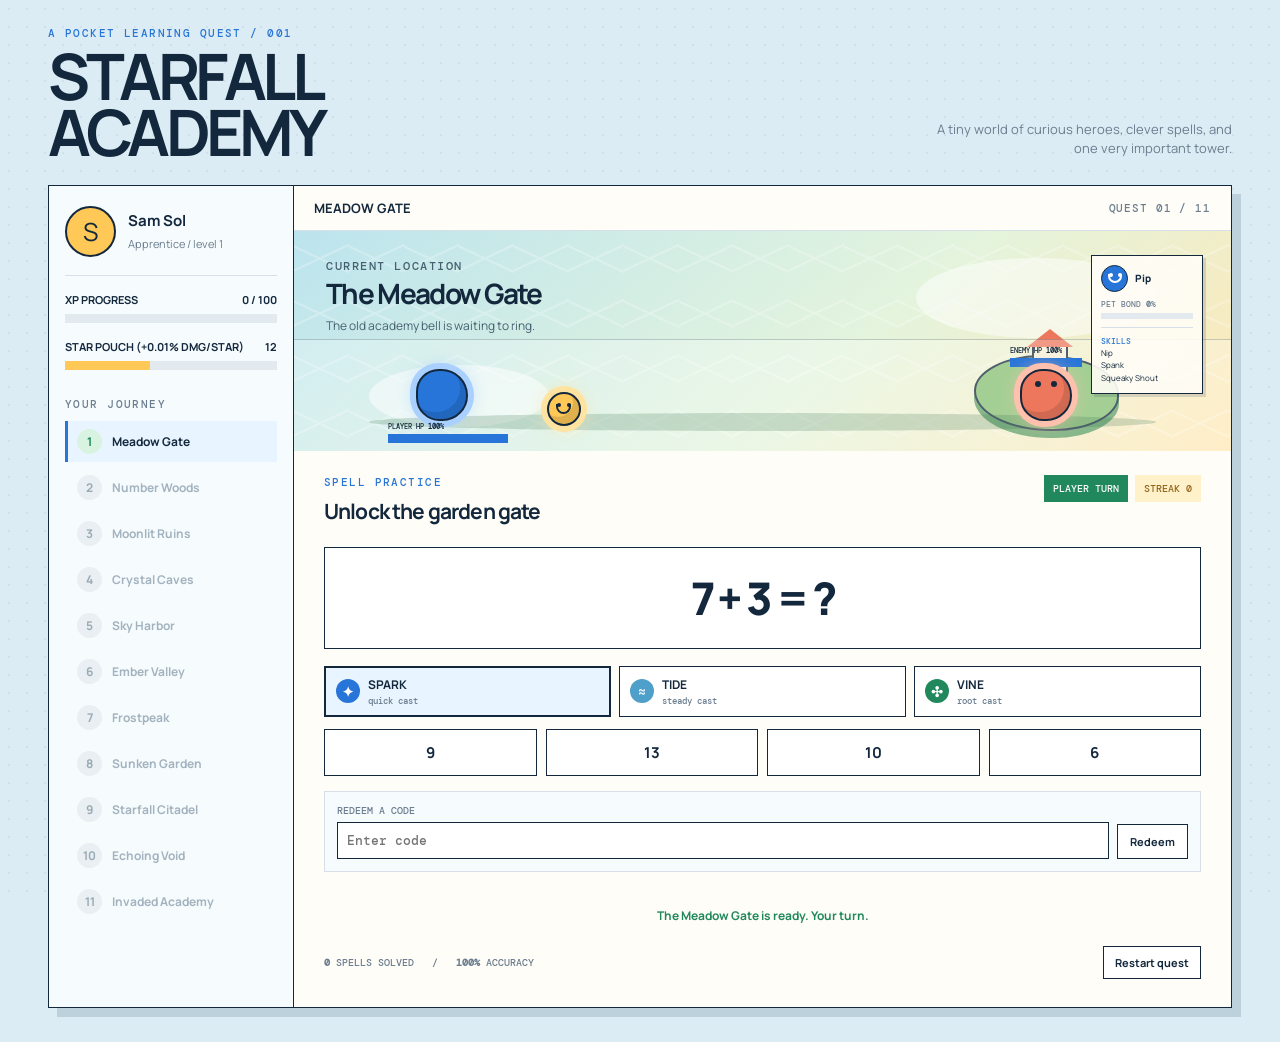
<file: starfall-academy/index.html>
<!doctype html>
<html lang="en">
<head>
  <meta charset="utf-8">
  <meta name="viewport" content="width=device-width, initial-scale=1">
  <title>Starfall Academy</title>
  <style>
    @import url('https://fonts.googleapis.com/css2?family=DM+Mono:wght@400;500&family=Manrope:wght@400;600;700;800&display=swap');
    :root { --navy:#14283d; --blue:#2775d8; --sky:#e8f4ff; --mint:#d8f3df; --green:#20885c; --yellow:#ffc857; --coral:#ed775d; --paper:#fffdf7; --line:#d7e0e8; --muted:#6b7d8f; }
    * { box-sizing:border-box; }
    body { margin:0; min-width:320px; color:var(--navy); background:#dcecf4; font-family:Manrope,sans-serif; }
    body:before { content:""; position:fixed; inset:0; pointer-events:none; opacity:.34; background-image:radial-gradient(#b6d2dc 1px,transparent 1px); background-size:18px 18px; }
    .app { position:relative; z-index:1; max-width:1240px; min-height:100vh; margin:auto; padding:26px 28px 34px; }
    header { display:flex; align-items:flex-end; justify-content:space-between; margin-bottom:24px; gap:20px; }
    .eyebrow,.mono { font:500 11px 'DM Mono',monospace; letter-spacing:.13em; text-transform:uppercase; }
    .eyebrow { margin:0 0 8px; color:var(--blue); }
    h1 { margin:0; font-size:clamp(34px,5vw,64px); line-height:.88; letter-spacing:-.07em; }
    .mission { max-width:310px; margin:0 0 3px; color:var(--muted); font-size:13px; line-height:1.45; text-align:right; }
    .layout { display:grid; grid-template-columns:245px minmax(0,1fr); border:1px solid var(--navy); box-shadow:9px 9px 0 #bdd1dc; background:var(--paper); }
    aside { padding:20px 16px; border-right:1px solid var(--navy); background:#f6fbfd; }
    .avatar { display:flex; align-items:center; gap:12px; padding-bottom:18px; border-bottom:1px solid var(--line); }
    .avatar-art { display:grid; place-items:center; width:51px; height:51px; border:2px solid var(--navy); border-radius:50%; background:var(--yellow); font-size:25px; }
    .avatar strong { display:block; font-size:15px; } .avatar small { color:var(--muted); font-size:11px; }
    .stat { margin-top:16px; } .stat-row { display:flex; justify-content:space-between; margin-bottom:7px; font-size:11px; font-weight:700; }
    .bar { height:9px; background:#e2eaf0; } .bar i { display:block; height:100%; background:var(--blue); transition:width .3s; } .bar.gold i { background:var(--yellow); }
    .nav-title { margin:27px 0 10px; color:var(--muted); }
    .map { display:grid; gap:5px; }
    .map button { display:flex; align-items:center; gap:10px; width:100%; padding:8px 9px; border:0; border-left:3px solid transparent; color:var(--navy); background:transparent; text-align:left; font:700 12px Manrope,sans-serif; cursor:pointer; }
    .map button.active { border-left-color:var(--blue); background:var(--sky); } .map button.locked { color:#a2b2be; cursor:default; }
    .map b { display:grid; place-items:center; width:25px; height:25px; border-radius:50%; background:var(--mint); color:var(--green); font-size:12px; } .map .locked b { background:#e9eff2; color:#9aabb5; }
    .main { min-width:0; overflow:hidden; }
    .topline { display:flex; justify-content:space-between; align-items:center; padding:13px 20px; border-bottom:1px solid var(--line); }
    .topline .mono { color:var(--muted); letter-spacing:.08em; } .topline strong { font-size:13px; }
    .world { position:relative; min-height:220px; overflow:hidden; padding:27px 32px; background:linear-gradient(140deg,#bce4ee 0%,#e4f4dd 58%,#ffe7b4 100%); }
    .world:before,.world:after { content:""; position:absolute; border-radius:50%; background:rgba(255,255,255,.5); } .world:before { width:240px;height:80px;right:8%;top:27px; } .world:after { width:180px;height:62px;left:8%;bottom:24px; }
    .world-grid { position:absolute; inset:0; opacity:.25; background:linear-gradient(25deg,transparent 47%,#fff 48%,#fff 50%,transparent 51%),linear-gradient(155deg,transparent 47%,#fff 48%,#fff 50%,transparent 51%); background-size:55px 55px; }
    .world-copy { position:relative; z-index:1; max-width:300px; } .world h2 { margin:0 0 5px; font-size:28px; letter-spacing:-.06em; } .world p { margin:0; color:#45616f; font-size:12px; }
    .encounter { position:absolute; z-index:2; right:28px; top:24px; display:flex; gap:8px; }
    .creature { width:112px; padding:9px; border:1px solid var(--navy); background:rgba(255,253,247,.9); box-shadow:3px 3px 0 rgba(20,40,61,.15); }
    .creature-top { display:flex; align-items:center; gap:7px; margin-bottom:7px; font-size:10px; font-weight:800; }
    .creature-art { display:grid; place-items:center; width:27px; height:27px; border:1px solid var(--navy); border-radius:50%; color:#fff; background:var(--coral); font-size:15px; }
    .pet .creature-art { position:relative; background:var(--blue); font-size:0; } .pet .creature-art:before { content:""; width:10px; height:7px; border:2px solid #fff; border-top:0; border-radius:0 0 8px 8px; } .pet .creature-art:after { content:""; position:absolute; top:7px; left:7px; width:4px; height:4px; border-radius:50%; background:#fff; box-shadow:9px 0 0 #fff; }
    .creature small { display:block; margin-bottom:4px; color:var(--muted); font:500 8px 'DM Mono',monospace; text-transform:uppercase; }
    .pet-skills { margin-top:8px; padding-top:7px; border-top:1px solid var(--line); color:var(--navy); font-size:8px; line-height:1.55; }
    .pet-skills b { color:var(--blue); font:500 8px 'DM Mono',monospace; text-transform:uppercase; }
    .pet-actions { display:grid; gap:4px; margin-top:8px; }
    .pet-action { padding:5px 4px; border-color:var(--blue); color:var(--blue); font-size:9px; } .pet-action small { display:block; margin-top:2px; color:var(--muted); font:500 8px 'DM Mono',monospace; }
    .creature .bar { height:6px; } .creature .bar i { background:var(--coral); } .pet .bar i { background:var(--blue); }
    .island { position:absolute; z-index:0; right:12%; bottom:20px; width:145px; height:76px; border:2px solid var(--navy); border-radius:48% 52% 46% 54%; background:#85bf70; box-shadow:0 7px 0 #5f9e63; }
    .tower { position:absolute; right:49px; bottom:33px; width:36px; height:52px; border:2px solid var(--navy); background:#f4f0d5; } .tower:before { content:""; position:absolute; top:-17px; left:-7px; border-left:23px solid transparent; border-right:23px solid transparent; border-bottom:18px solid var(--coral); }
    .battlefield { position:absolute; z-index:1; inset:auto 0 0; height:112px; border-top:1px solid rgba(20,40,61,.22); background:rgba(255,255,255,.25); }
    .battlefield:before { content:""; position:absolute; left:8%; right:8%; bottom:20px; height:18px; border-radius:50%; background:rgba(54,114,79,.22); }
    .fighter { position:absolute; bottom:30px; display:grid; place-items:center; width:52px; height:52px; border:2px solid var(--navy); border-radius:46% 54% 52% 48%; color:#fff; font-size:0; font-weight:800; background:var(--body,#2775d8); box-shadow:inset -6px -7px 0 rgba(0,0,0,.12),0 0 0 6px var(--aura,#b9dcff),0 0 19px var(--aura,#b9dcff),0 5px 0 rgba(20,40,61,.2); animation:aura-pulse 2.2s ease-in-out infinite; transition:transform .25s,background .2s,box-shadow .2s; }
    .fighter.player { left:13%; --body:#2775d8; --aura:#a9d0ff; } .fighter.pet { left:27%; bottom:25px; width:34px; height:34px; border-radius:50%; --body:#ffc857; --aura:#ffe3a0; } .fighter.pet:before { content:""; width:11px; height:8px; border:2px solid var(--navy); border-top:0; border-radius:0 0 8px 8px; } .fighter.pet:after { content:""; position:absolute; top:9px; left:8px; width:4px; height:4px; border-radius:50%; background:var(--navy); box-shadow:10px 0 0 var(--navy); }
    .fighter.enemy { right:17%; --body:#ed775d; --aura:#ffc0ad; } .fighter.enemy:before,.fighter.enemy:after { content:""; position:absolute; top:10px; width:6px; height:6px; border-radius:50%; background:var(--navy); } .fighter.enemy:before { left:13px; } .fighter.enemy:after { right:13px; }
    .enemy-health { position:absolute; right:calc(17% - 10px); bottom:84px; width:72px; color:var(--navy); font:500 8px 'DM Mono',monospace; text-transform:uppercase; } .enemy-health small { display:block; margin-bottom:3px; }
    .creature.enemy .creature-art { font-size:0; position:relative; } .creature.enemy .creature-art:before,.creature.enemy .creature-art:after { content:""; position:absolute; top:9px; width:4px; height:4px; border-radius:50%; background:var(--navy); } .creature.enemy .creature-art:before { left:6px; } .creature.enemy .creature-art:after { right:6px; }
    @keyframes aura-pulse { 50% { box-shadow:inset -6px -7px 0 rgba(0,0,0,.12),0 0 0 10px color-mix(in srgb,var(--aura) 65%,transparent),0 0 28px var(--aura),0 5px 0 rgba(20,40,61,.2); } }
    .fighter.cast { animation:cast .45s ease-in-out; } @keyframes cast { 50% { transform:translateX(20px) scale(1.12); filter:brightness(1.25); } }
    .projectile { position:absolute; z-index:4; width:16px; height:16px; border:2px solid var(--navy); border-radius:50%; background:var(--yellow); box-shadow:0 0 0 5px rgba(255,200,87,.28),0 0 15px currentColor; pointer-events:none; }
    .projectile.tide { background:#65b9df; box-shadow:0 0 0 5px rgba(101,185,223,.28),0 0 15px currentColor; }
    .projectile.vine { background:#7acb78; border-radius:40% 60% 50% 50%; box-shadow:0 0 0 5px rgba(122,203,120,.28),0 0 15px currentColor; }
    .projectile.pet { width:13px; height:13px; background:var(--projectile-color,var(--blue)); box-shadow:0 0 0 5px color-mix(in srgb,var(--projectile-color,var(--blue)) 25%,transparent),0 0 15px var(--projectile-color,var(--blue)); }
    .impact-burst { position:absolute; z-index:4; width:38px; height:38px; border:3px solid var(--yellow); border-radius:50%; box-shadow:0 0 0 5px rgba(255,200,87,.28),0 0 22px var(--yellow); pointer-events:none; animation:impact-burst .38s ease-out forwards; }
    .impact-burst.tide { border-color:#65b9df; box-shadow:0 0 0 5px rgba(101,185,223,.28),0 0 22px #65b9df; }
    .impact-burst.vine { border-color:#7acb78; box-shadow:0 0 0 5px rgba(122,203,120,.28),0 0 22px #7acb78; }
    .impact-burst.pet { border-color:var(--projectile-color,var(--blue)); box-shadow:0 0 0 5px color-mix(in srgb,var(--projectile-color,var(--blue)) 25%,transparent),0 0 22px var(--projectile-color,var(--blue)); }
    @keyframes impact-burst { 70% { opacity:1; } to { transform:scale(1.8); opacity:0; } }
    .spell-visual { display:none; }
    .player-health { position:absolute; left:10%; bottom:8px; width:120px; color:var(--navy); font:500 8px 'DM Mono',monospace; text-transform:uppercase; } .player-health small { display:block; margin-bottom:3px; }
    .challenge { padding:24px 30px 28px; } .challenge-head { display:flex; justify-content:space-between; align-items:start; gap:12px; } .challenge h3 { margin:0; font-size:21px; letter-spacing:-.04em; } .streak { padding:7px 9px; color:#94651a; background:#fff1ca; font:500 10px 'DM Mono',monospace; white-space:nowrap; }
    .problem { margin:22px 0 17px; padding:19px; border:1px solid var(--navy); background:#fff; text-align:center; font-size:clamp(29px,5vw,45px); font-weight:800; letter-spacing:-.07em; }
    .spell-deck { display:grid; grid-template-columns:repeat(3,1fr); gap:8px; margin-bottom:12px; }
    .pet-move { display:none; grid-template-columns:repeat(3,1fr); gap:8px; margin-bottom:12px; }
    .spell { display:flex; align-items:center; gap:8px; min-height:45px; padding:8px 10px; text-align:left; font-size:12px; }
    .spell em { display:grid; place-items:center; width:24px; height:24px; border-radius:50%; color:#fff; background:var(--blue); font-style:normal; font-size:14px; }
    .spell small { display:block; margin-top:2px; color:var(--muted); font:500 9px 'DM Mono',monospace; }
    .spell.selected { border-width:2px; background:var(--sky); }
    .code-form { display:flex; align-items:end; gap:8px; margin-top:15px; padding:12px; border:1px solid var(--line); background:#f6fbfd; }
    .code-form label { flex:1; color:var(--muted); font:500 10px 'DM Mono',monospace; text-transform:uppercase; }
    .code-form input { display:block; width:100%; margin-top:5px; padding:9px; border:1px solid var(--navy); color:var(--navy); background:#fff; font:500 13px 'DM Mono',monospace; }
    .code-form button { padding:9px 12px; font-size:11px; }
    .code-feedback { min-height:16px; margin:6px 0 0; color:var(--green); font-size:11px; font-weight:700; }
    .code-feedback.bad { color:var(--coral); }
    .turn { display:inline-block; margin-right:7px; padding:7px 9px; color:#fff; background:var(--green); font:500 10px 'DM Mono',monospace; }
    .spell[data-spell="tide"] em { background:#4e9fca; } .spell[data-spell="vine"] em { background:var(--green); }
    .answers { display:grid; grid-template-columns:repeat(4,1fr); gap:9px; } button { border:1px solid var(--navy); color:var(--navy); background:#fff; font:700 15px Manrope,sans-serif; cursor:pointer; transition:transform .15s,background .15s; } button:hover:not(:disabled) { transform:translateY(-2px); background:var(--yellow); } button:disabled { cursor:not-allowed; opacity:.5; } .answer { min-height:47px; } .answer.correct { background:var(--mint); border-color:var(--green); } .answer.wrong { background:#ffe2dc; border-color:var(--coral); }
    .feedback { min-height:20px; margin:13px 0 0; color:var(--green); font-size:12px; font-weight:700; text-align:center; } .feedback.bad { color:var(--coral); }
    .footer { display:flex; justify-content:space-between; align-items:center; margin-top:19px; color:var(--muted); font:500 10px 'DM Mono',monospace; text-transform:uppercase; } .reset { padding:8px 11px; font-size:11px; }
    .toast { position:fixed; left:50%; top:31%; z-index:3; display:none; transform:translateX(-50%); width:min(340px,calc(100vw - 30px)); padding:22px; border:1px solid var(--navy); background:var(--paper); text-align:center; box-shadow:7px 7px 0 var(--navy); } .toast.show { display:block; animation:pop .25s ease-out; } .toast strong { display:block; margin-bottom:6px; font-size:26px; } .toast button { margin-top:15px; padding:9px 16px; font-size:12px; }
    @keyframes pop { from { opacity:0; transform:translate(-50%,10px); } to { opacity:1; transform:translate(-50%,0); } }
    @media (max-width:720px) { .app { padding:17px 12px 25px; } header { align-items:start; flex-direction:column; gap:12px; } .mission { text-align:left; } .layout { grid-template-columns:1fr; } aside { border-right:0; border-bottom:1px solid var(--navy); padding:14px; } .map { grid-template-columns:repeat(2,1fr); max-height:230px; overflow-y:auto; } .map button { padding:7px 3px; font-size:10px; } .nav-title,.stat { display:none; } .topline { padding:12px 14px; } .world { min-height:270px; padding:22px 20px; } .encounter { position:relative; top:auto; right:auto; margin-top:35px; } .island { right:6%; transform:scale(.66); transform-origin:bottom right; } .challenge { padding:21px 16px 22px; } .answers { grid-template-columns:repeat(2,1fr); } .footer { align-items:flex-start; gap:12px; flex-direction:column; } .code-form { align-items:stretch; flex-direction:column; } }
  </style>
</head>
<body>
  <script src="../admin-tools.js"></script>
  <main class="app">
    <header><div><p class="eyebrow">A pocket learning quest / 001</p><h1>STARFALL<br>ACADEMY</h1></div><p class="mission">A tiny world of curious heroes, clever spells, and one very important tower.</p></header>
    <section class="layout">
      <aside>
        <div class="avatar"><div class="avatar-art">S</div><div><strong>Sam Sol</strong><small>Apprentice / level <span id="level">1</span></small></div></div>
        <div class="stat"><div class="stat-row"><span>XP PROGRESS</span><span id="xp-text">0 / 100</span></div><div class="bar"><i id="xp-bar" style="width:0%"></i></div></div>
        <div class="stat"><div class="stat-row"><span>STAR POUCH (+0.01% DMG/STAR)</span><span id="stars">12</span></div><div class="bar gold"><i id="star-bar" style="width:40%"></i></div></div>
        <p class="nav-title mono">YOUR JOURNEY</p>
        <nav class="map"><button class="active" data-location="meadow"><b>1</b>Meadow Gate</button><button data-location="woods"><b>2</b>Number Woods</button><button data-location="ruins"><b>3</b>Moonlit Ruins</button><button data-location="crystal"><b>4</b>Crystal Caves</button><button data-location="sky"><b>5</b>Sky Harbor</button><button data-location="ember"><b>6</b>Ember Valley</button><button data-location="frost"><b>7</b>Frostpeak</button><button data-location="garden"><b>8</b>Sunken Garden</button><button data-location="star"><b>9</b>Starfall Citadel</button><button data-location="void"><b>10</b>Echoing Void</button><button data-location="academy"><b>11</b>Invaded Academy</button></nav>
      </aside>
      <div class="main">
        <div class="topline"><strong id="chapter">MEADOW GATE</strong><span class="mono">QUEST 01 / 03</span></div>
        <div class="world"><div class="world-grid"></div><div class="world-copy"><p class="eyebrow">Current location</p><h2>The Meadow Gate</h2><p>The old academy bell is waiting to ring.</p></div><div class="encounter"><div class="creature pet"><div class="creature-top"><div class="creature-art" id="pet-art"></div><span id="pet-name">Pip</span></div><small>pet bond <b id="pet-xp">0</b>%</small><div class="bar"><i id="pet-bar" style="width:0%"></i></div><div class="pet-skills" id="pet-skills"><b>Skills</b><br>Spank<br>Squeaky Shout</div></div></div><div class="spell-visual" id="spell-visual" data-spell="spark">✦</div><div class="battlefield"><div class="fighter player" id="player-fighter">S</div><div class="fighter pet" id="pet-fighter"></div><div class="enemy-health"><small>enemy hp <b id="enemy-hp">100</b>%</small><div class="bar"><i id="enemy-bar" style="width:100%"></i></div></div><div class="fighter enemy" id="enemy-fighter">!</div><div class="player-health"><small>player hp <b id="player-hp">100</b>%</small><div class="bar"><i id="player-bar" style="width:100%"></i></div></div></div><div class="island"><div class="tower"></div></div></div>
        <div class="challenge">
          <div class="challenge-head"><div><p class="eyebrow">Spell practice</p><h3>Unlock the garden gate</h3></div><div><span class="turn" id="turn">YOUR TURN</span><span class="streak" id="streak">STREAK 0</span></div></div>
          <div class="problem" id="problem">3 + 4 = ?</div>
          <div class="spell-deck" id="player-move" aria-label="Choose a spell"><button class="spell selected" data-spell="spark"><em>✦</em><span>SPARK<small>quick cast</small></span></button><button class="spell" data-spell="tide"><em>≈</em><span>TIDE<small>steady cast</small></span></button><button class="spell" data-spell="vine"><em>✣</em><span>VINE<small>root cast</small></span></button></div>
          <div class="pet-move" id="pet-move" aria-label="Choose your pet action"></div>
          <div class="answers" id="answers"></div>
          <form class="code-form" id="code-form"><label for="code-input">Redeem a code<input id="code-input" type="text" maxlength="32" autocomplete="off" spellcheck="false" placeholder="Enter code"></label><button type="submit">Redeem</button></form>
          <p class="code-feedback" id="code-feedback" aria-live="polite"></p>
          <p class="feedback" id="feedback" aria-live="polite">Choose the answer that completes the spell.</p>
          <div class="footer"><span><b id="solved">0</b> spells solved &nbsp; / &nbsp; <b id="accuracy">100%</b> accuracy</span><button class="reset" id="reset">Restart quest</button></div>
        </div>
      </div>
    </section>
  </main>
  <div class="toast" id="toast"><strong>LEVEL UP</strong><span>Your new level has been saved.</span><br><button id="continue">Keep exploring</button></div>
  <script>
    const problem = document.getElementById('problem');
    const answers = document.getElementById('answers');
    const feedback = document.getElementById('feedback');
    const toast = document.getElementById('toast');
    let state;
    const locations = {
      meadow: { chapter: 'MEADOW GATE', title: 'The Meadow Gate', copy: 'The old academy bell is waiting to ring.', quest: 'Unlock the garden gate', requiredLevel: 1 },
      woods: { chapter: 'NUMBER WOODS', title: 'Number Woods', copy: 'The trees whisper a new kind of challenge.', quest: 'Find the hidden trail', requiredLevel: 11 },
      ruins: { chapter: 'MOONLIT RUINS', title: 'Moonlit Ruins', copy: 'Ancient stones glow when your answer is true.', quest: 'Wake the moon altar', requiredLevel: 21 },
      crystal: { chapter: 'CRYSTAL CAVES', title: 'Crystal Caves', copy: 'The cave walls amplify every brave answer.', quest: 'Light the crystal bridge', requiredLevel: 31 },
      sky: { chapter: 'SKY HARBOR', title: 'Sky Harbor', copy: 'Airships wait above the clouds for a clever captain.', quest: 'Chart the cloud route', requiredLevel: 41 },
      ember: { chapter: 'EMBER VALLEY', title: 'Ember Valley', copy: 'Warm sparks rise from the valley floor.', quest: 'Cool the ember forge', requiredLevel: 51 },
      frost: { chapter: 'FROSTPEAK', title: 'Frostpeak', copy: 'The summit path appears one answer at a time.', quest: 'Ring the summit bell', requiredLevel: 61 },
      garden: { chapter: 'SUNKEN GARDEN', title: 'Sunken Garden', copy: 'Brilliant vines guard a quiet underwater court.', quest: 'Restore the bloom fountain', requiredLevel: 71 },
      star: { chapter: 'STARFALL CITADEL', title: 'Starfall Citadel', copy: 'The academy beacon shines across the whole realm.', quest: 'Raise the citadel flag', requiredLevel: 81 },
      void: { chapter: 'ECHOING VOID', title: 'Echoing Void', copy: 'Only the sharpest minds can find the way home.', quest: 'Seal the final echo', requiredLevel: 91 },
      academy: { chapter: 'INVADED ACADEMY', title: 'Invaded Academy', copy: 'The academy halls are under siege. Every answer pushes back the invasion.', quest: 'Reclaim the grand hall', requiredLevel: 101 }
    };
    const encounters = {
      meadow: { enemy: 'Gate Imp', enemyIcon: '!', pet: 'Pip', petIcon: '*', skills: [{ name: 'Nip', damage: 8, cooldown: 1 }, { name: 'Spank', damage: 12, cooldown: 2 }, { name: 'Squeaky Shout', damage: 22, cooldown: 3 }] },
      woods: { enemy: 'Mossling', enemyIcon: 'M', pet: 'Nori', petIcon: 'N', skills: [{ name: 'Kelp Lock', damage: 10, cooldown: 1 }, { name: 'Coral Grab', damage: 16, cooldown: 2 }, { name: "Ocean's Wrath", damage: 28, cooldown: 3 }] },
      ruins: { enemy: 'Rune Wraith', enemyIcon: 'R', pet: 'Luma', petIcon: 'L', skills: [{ name: 'Lunar Blast', damage: 12, cooldown: 1 }, { name: 'Nighttime Strike', damage: 20, cooldown: 2 }, { name: 'Midnight Stab', damage: 34, cooldown: 3 }] },
      crystal: { enemy: 'Shard Serpent', enemyIcon: 'S', pet: 'Glim', petIcon: 'G', skills: [{ name: 'Prism Ping', damage: 14, cooldown: 1 }, { name: 'Gem Guard', damage: 22, cooldown: 2 }, { name: 'Crystal Crash', damage: 38, cooldown: 3 }] },
      sky: { enemy: 'Cloud Kraken', enemyIcon: 'K', pet: 'Aero', petIcon: 'A', skills: [{ name: 'Breeze Bolt', damage: 16, cooldown: 1 }, { name: 'Gale Grip', damage: 25, cooldown: 2 }, { name: 'Storm Crown', damage: 42, cooldown: 3 }] },
      ember: { enemy: 'Cinder Fox', enemyIcon: 'F', pet: 'Cinder', petIcon: 'C', skills: [{ name: 'Coal Flick', damage: 18, cooldown: 1 }, { name: 'Flare Feint', damage: 28, cooldown: 2 }, { name: 'Inferno Rush', damage: 46, cooldown: 3 }] },
      frost: { enemy: 'Ice Golem', enemyIcon: 'I', pet: 'Brrr', petIcon: 'B', skills: [{ name: 'Snow Nip', damage: 20, cooldown: 1 }, { name: 'Glacier Guard', damage: 30, cooldown: 2 }, { name: 'Avalanche Roar', damage: 50, cooldown: 3 }] },
      garden: { enemy: 'Thorn Witch', enemyIcon: 'T', pet: 'Moss', petIcon: 'M', skills: [{ name: 'Sprout Snap', damage: 22, cooldown: 1 }, { name: 'Vine Veil', damage: 34, cooldown: 2 }, { name: 'Wildgarden Wave', damage: 54, cooldown: 3 }] },
      star: { enemy: 'Astral Knight', enemyIcon: 'A', pet: 'Nova', petIcon: 'N', skills: [{ name: 'Comet Tap', damage: 24, cooldown: 1 }, { name: 'Orbit Guard', damage: 38, cooldown: 2 }, { name: 'Supernova Song', damage: 58, cooldown: 3 }] },
      void: { enemy: 'Echo Dragon', enemyIcon: 'D', pet: 'Echo', petIcon: 'E', skills: [{ name: 'Pulse Peck', damage: 26, cooldown: 1 }, { name: 'Silence Shell', damage: 42, cooldown: 2 }, { name: 'Rift Roar', damage: 64, cooldown: 3 }] },
      academy: { enemy: 'Invasion Captain', enemyIcon: 'C', pet: 'Quill', petIcon: 'Q', body: '#40506d', aura: '#8d9bb8', skills: [{ name: 'Ink Dart', damage: 28, cooldown: 1 }, { name: 'Shield Scribble', damage: 46, cooldown: 2 }, { name: 'Library Storm', damage: 70, cooldown: 3 }] }
    };
    const areaOrder = ['meadow', 'woods', 'ruins', 'crystal', 'sky', 'ember', 'frost', 'garden', 'star', 'void', 'academy'];
    const petThemes = { Pip: ['#ffc857', '#ffe3a0'], Nori: ['#4e9fca', '#a8dff0'], Luma: ['#8d75c7', '#c7b8ed'], Glim: ['#65c6c1', '#b8efdf'], Aero: ['#8ab7e8', '#c9e3ff'], Cinder: ['#e06b4d', '#ffc09c'], Brrr: ['#9abbd2', '#d9efff'], Moss: ['#65a96a', '#bde6a2'], Nova: ['#e58bb6', '#f8c9e3'], Echo: ['#6570aa', '#b7c2f2'], Quill: ['#40506d', '#8d9bb8'] };
    function applyPetTheme() { const theme = petThemes[document.getElementById('pet-name').textContent] || petThemes.Pip; const pet = document.getElementById('pet-fighter'); pet.style.setProperty('--body', theme[0]); pet.style.setProperty('--aura', theme[1]); }
    function makeProblem() {
      const tier = Math.max(0, areaOrder.indexOf(state.location || 'meadow'));
      let text;
      let answer;
      if (tier < 2) { const left = Math.floor(Math.random() * (8 + tier * 8)) + 2; const right = Math.floor(Math.random() * (7 + tier * 7)) + 1; text = `${left} + ${right} = ?`; answer = left + right; }
      else if (tier < 4) { const left = Math.floor(Math.random() * (18 + tier * 6)) + 10; const right = Math.floor(Math.random() * (left - 2)) + 2; text = `${left} - ${right} = ?`; answer = left - right; }
      else if (tier < 6) { const left = Math.floor(Math.random() * (tier - 1)) + 3; const right = Math.floor(Math.random() * (tier + 2)) + 2; text = `${left} x ${right} = ?`; answer = left * right; }
      else if (tier < 8) { const first = Math.floor(Math.random() * 9) + 3; const second = Math.floor(Math.random() * 8) + 2; const multiplier = Math.floor(Math.random() * 4) + 2; text = `(${first} + ${second}) x ${multiplier} = ?`; answer = (first + second) * multiplier; }
      else if (tier < 10) { const divisor = Math.floor(Math.random() * 8) + 2; const quotient = Math.floor(Math.random() * 10) + 4; text = `${divisor * quotient} / ${divisor} = ?`; answer = quotient; }
      else { const first = Math.floor(Math.random() * 8) + 4; const second = Math.floor(Math.random() * 7) + 3; const divisor = Math.floor(Math.random() * 4) + 2; text = `${first} x ${second} - ${divisor} = ?`; answer = first * second - divisor; }
      const options = new Set([answer]);
      while (options.size < 4) options.add(Math.max(1, answer + Math.floor(Math.random() * 9) - 4));
      state.question = { text, answer, options: [...options].sort(() => Math.random() - .5) };
      problem.textContent = state.question.text;
      answers.innerHTML = state.question.options.map(option => `<button class="answer" data-answer="${option}">${option}</button>`).join('');
      answers.querySelectorAll('button').forEach(button => button.addEventListener('click', () => checkAnswer(Number(button.dataset.answer), button)));
    }
    function checkAnswer(value, button) {
      if (state.locked || (state.turn || 'player') !== 'player') return;
      state.attempts++;
      if (value === state.question.answer) {
        const xpReward = state.levelGoal * 0.25 * (state.xpMultiplier || 1);
        const starReward = 3 * (state.starGainMultiplier || 1);
        state.locked = true; state.turn = 'enemy'; state.solved++; state.streak++; state.xp += xpReward; state.stars += starReward; const damage = starPouchDamage(25); state.enemyHp = Math.max(0, state.enemyHp - damage); state.petXp = Math.min(100, state.petXp + 20); button.classList.add('correct'); document.getElementById('player-fighter').classList.add('cast'); document.getElementById('spell-visual').classList.add('cast'); launchProjectile('player', state.spell); setTimeout(() => { document.getElementById('player-fighter').classList.remove('cast'); document.getElementById('spell-visual').classList.remove('cast'); }, 650); const leveledUp = updateLevel(); saveState();
        feedback.className = 'feedback'; feedback.textContent = state.streak > 1 ? `${state.spell.toUpperCase()} burst! ${state.streak} in a row. ${formatDamage(damage)} damage. +${xpReward} XP, +${starReward} stars.` : `${state.spell.toUpperCase()} spell cast for ${formatDamage(damage)} damage! +${xpReward} XP, +${starReward} stars.`;
        answers.querySelectorAll('button').forEach(item => item.disabled = true); updateHud();
        if (leveledUp) setTimeout(() => toast.classList.add('show'), 480);
        if (state.enemyHp === 0) {
          feedback.textContent += ' Enemy defeated!';
          setTimeout(respawnEnemy, 900);
        } else {
          enemyTurn();
        }
      } else { state.streak = 0; button.classList.add('wrong'); button.disabled = true; feedback.className = 'feedback bad'; feedback.textContent = 'Not quite. Try another rune.'; updateHud(); saveState(); }
    }
    function enemyTurn() { state.playerHp = state.playerHp || 100; state.petName = state.petName || document.getElementById('pet-name').textContent; feedback.textContent = 'Enemy turn: brace for impact.'; updateHud(); setTimeout(() => { document.getElementById('enemy-fighter').classList.add('cast'); setTimeout(() => document.getElementById('enemy-fighter').classList.remove('cast'), 460); state.playerHp = Math.max(0, state.playerHp - 12); state.turn = 'pet'; feedback.textContent = `Enemy attack! Choose ${state.petName}'s move.`; updateHud(); saveState(); showPetActions(); }, 500); }
    function showPetActions() { const skills = state.petSkills || encounters[state.location || 'meadow'].skills; state.petCooldowns = state.petCooldowns || skills.map(() => 0); state.petCooldowns = state.petCooldowns.map(cooldown => Math.max(0, cooldown - 1)); const skillsPanel = document.getElementById('pet-skills'); skillsPanel.innerHTML = `<b>${state.petName || 'Pet'} actions</b><div class="pet-actions">${skills.map((skill, index) => { const ready = state.petCooldowns[index] === 0; return `<button class="pet-action" data-skill-index="${index}" ${ready ? '' : 'disabled'}>${skill.name}<small>${ready ? `${skill.damage} damage / READY` : `RECHARGE ${state.petCooldowns[index]}`}</small></button>`; }).join('')}</div>`; skillsPanel.querySelectorAll('.pet-action').forEach(button => button.addEventListener('click', () => petTurn(Number(button.dataset.skillIndex)))); }
    function petTurn(skillIndex) { state.petName = state.petName || document.getElementById('pet-name').textContent; state.petSkills = state.petSkills || encounters[state.location || 'meadow'].skills; state.petCooldowns = state.petCooldowns || state.petSkills.map(() => 0); const skill = state.petSkills[skillIndex]; if (!skill || state.petCooldowns[skillIndex] > 0) return; const damage = starPouchDamage(skill.damage); state.petCooldowns[skillIndex] = skill.cooldown; state.locked = true; document.getElementById('pet-fighter').classList.add('cast'); setTimeout(() => document.getElementById('pet-fighter').classList.remove('cast'), 460); state.enemyHp = Math.max(0, state.enemyHp - damage); updateHud(); saveState(); if (state.enemyHp === 0) { state.turn = 'enemy'; feedback.textContent = `${state.petName} used ${skill.name} for ${formatDamage(damage)} damage. Enemy defeated!`; setTimeout(respawnEnemy, 900); } else { state.turn = 'player'; state.locked = false; feedback.textContent = `${state.petName} used ${skill.name} for ${formatDamage(damage)} damage. Your turn.`; makeProblem(); updateHud(); saveState(); } }
    function respawnEnemy() { const xpReward = Math.ceil(state.levelGoal * 0.25) * (state.xpMultiplier || 1); state.xp += xpReward; updateLevel(); state.level++; state.levelGoal = nextLevelGoal(state.level); state.enemyHp = 100; state.turn = 'player'; state.locked = false; feedback.textContent = `Enemy defeated! +1 level and +${xpReward} XP. A new enemy has entered the arena.`; document.getElementById('enemy-fighter').classList.remove('defeated'); makeProblem(); updateHud(); saveState(); toast.classList.add('show'); }
    function launchProjectile(source, style) { const world = document.querySelector('.world'); const attacker = document.getElementById(source === 'pet' ? 'pet-fighter' : 'player-fighter'); const enemy = document.getElementById('enemy-fighter'); const worldRect = world.getBoundingClientRect(); const attackerRect = attacker.getBoundingClientRect(); const enemyRect = enemy.getBoundingClientRect(); const startX = attackerRect.left - worldRect.left + attackerRect.width / 2; const startY = attackerRect.top - worldRect.top + attackerRect.height / 2; const endX = enemyRect.left - worldRect.left + enemyRect.width / 2; const endY = enemyRect.top - worldRect.top + enemyRect.height / 2; const projectile = document.createElement('div'); const projectileStyle = source === 'pet' ? 'pet' : style; const petColor = source === 'pet' ? getComputedStyle(attacker).getPropertyValue('--body').trim() : ''; projectile.className = `projectile ${projectileStyle}`; if (petColor) projectile.style.setProperty('--projectile-color', petColor); projectile.style.left = `${startX - 8}px`; projectile.style.top = `${startY - 8}px`; world.appendChild(projectile); const flight = projectile.animate([{ transform:'translate(0, 0) scale(.7)' }, { transform:`translate(${endX - startX}px, ${endY - startY}px) scale(1.1)` }], { duration:550, easing:'cubic-bezier(.2,.7,.3,1)', fill:'forwards' }); flight.onfinish = () => { projectile.remove(); const burst = document.createElement('div'); burst.className = `impact-burst ${projectileStyle}`; if (petColor) burst.style.setProperty('--projectile-color', petColor); burst.style.left = `${endX - 19}px`; burst.style.top = `${endY - 19}px`; world.appendChild(burst); burst.addEventListener('animationend', () => burst.remove(), { once:true }); }; }
    function showPetActions() { const skills = state.petSkills || encounters[state.location || 'meadow'].skills; state.petCooldowns = state.petCooldowns || skills.map(() => 0); state.petCooldowns = state.petCooldowns.map(cooldown => Math.max(0, cooldown - 1)); const movePanel = document.getElementById('pet-move'); document.getElementById('player-move').style.display = 'none'; movePanel.style.display = 'grid'; movePanel.innerHTML = skills.map((skill, index) => { const ready = state.petCooldowns[index] === 0; return `<button class="pet-action" data-skill-index="${index}" ${ready ? '' : 'disabled'}>${skill.name}<small>${ready ? `${skill.damage} damage / READY` : `RECHARGE ${state.petCooldowns[index]}`}</small></button>`; }).join(''); document.getElementById('pet-skills').innerHTML = `<b>${state.petName || 'Pet'} actions</b>`; movePanel.querySelectorAll('.pet-action').forEach(button => button.addEventListener('click', () => petTurn(Number(button.dataset.skillIndex)))); }
    function petTurn(skillIndex) { state.petName = state.petName || document.getElementById('pet-name').textContent; state.petSkills = state.petSkills || encounters[state.location || 'meadow'].skills; state.petCooldowns = state.petCooldowns || state.petSkills.map(() => 0); const skill = state.petSkills[skillIndex]; if (!skill || state.petCooldowns[skillIndex] > 0) return; const damage = starPouchDamage(skill.damage); state.petCooldowns[skillIndex] = skill.cooldown; document.getElementById('pet-move').style.display = 'none'; document.getElementById('player-move').style.display = 'grid'; state.locked = true; document.getElementById('pet-fighter').classList.add('cast'); launchProjectile('pet', 'pet'); setTimeout(() => document.getElementById('pet-fighter').classList.remove('cast'), 460); state.enemyHp = Math.max(0, state.enemyHp - damage); updateHud(); saveState(); if (state.enemyHp === 0) { state.turn = 'enemy'; feedback.textContent = `${state.petName} used ${skill.name} for ${formatDamage(damage)} damage. Enemy defeated!`; setTimeout(respawnEnemy, 900); } else { state.turn = 'player'; state.locked = false; feedback.textContent = `${state.petName} used ${skill.name} for ${formatDamage(damage)} damage. Your turn.`; makeProblem(); updateHud(); saveState(); } }
    function showPetActions() { const encounter = encounters[state.location || 'meadow']; state.petName = encounter.pet; state.petSkills = encounter.skills; state.petCooldowns = state.petCooldowns && state.petCooldowns.length === encounter.skills.length ? state.petCooldowns : encounter.skills.map(() => 0); state.petCooldowns = state.petCooldowns.map(cooldown => Math.max(0, cooldown - 1)); const movePanel = document.getElementById('pet-move'); document.getElementById('player-move').style.display = 'none'; movePanel.style.display = 'grid'; movePanel.innerHTML = encounter.skills.map((skill, index) => { const ready = state.petCooldowns[index] === 0; return `<button class="pet-action" data-skill-index="${index}" ${ready ? '' : 'disabled'}>${skill.name}<small>${ready ? `${formatDamage(starPouchDamage(skill.damage))} damage / READY` : `RECHARGE ${state.petCooldowns[index]}`}</small></button>`; }).join(''); document.getElementById('pet-skills').innerHTML = `<b>${encounter.pet} actions</b>`; movePanel.querySelectorAll('.pet-action').forEach(button => button.addEventListener('click', () => petTurn(Number(button.dataset.skillIndex)))); }
    function starPouchDamage(baseDamage) { return baseDamage * (1 + state.stars * 0.0001) + (state.flatDamageBonus || 0); }
    function formatDamage(damage) { return damage.toFixed(2); }
    function nextLevelGoal(level) { return Math.ceil(100 * Math.pow(1.1, level - 1)); }
    function updateLevel() { let leveledUp = false; while (state.xp >= state.levelGoal) { state.xp -= state.levelGoal; state.level++; state.levelGoal = nextLevelGoal(state.level); leveledUp = true; } return leveledUp; }
    function saveState() { localStorage.setItem('starfall-save', JSON.stringify({ level:state.level, levelGoal:state.levelGoal, xp:state.xp, stars:state.stars, solved:state.solved, attempts:state.attempts, streak:state.streak, spell:state.spell, location:state.location, starGainMultiplier:state.starGainMultiplier || 1, xpMultiplier:state.xpMultiplier || 1, flatDamageBonus:state.flatDamageBonus || 0, redeemedCodes:state.redeemedCodes || [] })); }
    function loadState() { try { const saved = JSON.parse(localStorage.getItem('starfall-save')); return saved && typeof saved.level === 'number' ? saved : null; } catch (error) { return null; } }
    function updateHud() { const turn = state.turn || 'player'; const playerHp = state.playerHp || 100; document.getElementById('level').textContent = state.level; document.getElementById('xp-text').textContent = `${state.xp} / ${state.levelGoal}`; document.getElementById('xp-bar').style.width = `${Math.min(100, state.xp / state.levelGoal * 100)}%`; document.getElementById('stars').textContent = state.stars; document.getElementById('star-bar').style.width = `${Math.min(100, state.stars / 30 * 100)}%`; document.getElementById('streak').textContent = `STREAK ${state.streak}`; document.getElementById('solved').textContent = state.solved; document.getElementById('accuracy').textContent = state.attempts ? `${Math.round(state.solved / state.attempts * 100)}%` : '100%'; document.getElementById('enemy-hp').textContent = state.enemyHp; document.getElementById('enemy-bar').style.width = `${state.enemyHp}%`; document.getElementById('pet-xp').textContent = state.petXp; document.getElementById('pet-bar').style.width = `${state.petXp}%`; document.getElementById('player-hp').textContent = playerHp; document.getElementById('player-bar').style.width = `${playerHp}%`; document.getElementById('turn').textContent = `${turn.toUpperCase()} TURN`; document.getElementById('turn').style.background = turn === 'player' ? 'var(--green)' : turn === 'enemy' ? 'var(--coral)' : 'var(--blue)'; document.querySelectorAll('.map button').forEach(button => { const place = locations[button.dataset.location]; button.classList.toggle('locked', state.level < place.requiredLevel); button.title = state.level < place.requiredLevel ? `Reach level ${place.requiredLevel}` : `Travel to ${place.title}`; }); }
    function updateHud() { const turn = state.turn || 'player'; const playerHp = state.playerHp || 100; document.getElementById('level').textContent = state.level; document.getElementById('xp-text').textContent = `${state.xp} / ${state.levelGoal}`; document.getElementById('xp-bar').style.width = `${Math.min(100, state.xp / state.levelGoal * 100)}%`; document.getElementById('stars').textContent = state.stars; document.getElementById('star-bar').style.width = `${Math.min(100, state.stars / 30 * 100)}%`; document.getElementById('streak').textContent = `STREAK ${state.streak}`; document.getElementById('solved').textContent = state.solved; document.getElementById('accuracy').textContent = state.attempts ? `${Math.round(state.solved / state.attempts * 100)}%` : '100%'; document.getElementById('enemy-hp').textContent = state.enemyHp; document.getElementById('enemy-bar').style.width = `${state.enemyHp}%`; document.getElementById('pet-xp').textContent = state.petXp; document.getElementById('pet-bar').style.width = `${state.petXp}%`; document.getElementById('player-hp').textContent = playerHp; document.getElementById('player-bar').style.width = `${playerHp}%`; document.getElementById('turn').textContent = `${turn.toUpperCase()} TURN`; document.getElementById('turn').style.background = turn === 'player' ? 'var(--green)' : turn === 'enemy' ? 'var(--coral)' : 'var(--blue)'; document.querySelectorAll('.map button').forEach(button => { const place = locations[button.dataset.location]; button.classList.toggle('locked', state.level < place.requiredLevel); button.title = state.level < place.requiredLevel ? `Reach level ${place.requiredLevel}` : `Travel to ${place.title}`; }); }
    function goToLocation(location) { const place = locations[location]; const encounter = encounters[location]; if (state.level < place.requiredLevel) { feedback.className = 'feedback bad'; feedback.textContent = `${place.title} unlocks at level ${place.requiredLevel}. Level up ${place.requiredLevel - state.level} more times.`; return; } state.location = location; state.enemyHp = 100; state.petXp = 0; document.getElementById('chapter').textContent = place.chapter; document.querySelector('.world h2').textContent = place.title; document.querySelector('.world p:last-child').textContent = place.copy; document.querySelector('.challenge h3').textContent = place.quest; document.getElementById('enemy-fighter').textContent = encounter.enemyIcon; document.getElementById('pet-name').textContent = encounter.pet; document.getElementById('pet-art').textContent = ''; document.getElementById('pet-fighter').textContent = ''; document.querySelectorAll('.map button').forEach(button => button.classList.toggle('active', button.dataset.location === location)); document.querySelector('.topline .mono').textContent = `QUEST ${location === 'meadow' ? '01' : location === 'woods' ? '02' : '03'} / 03`; feedback.className = 'feedback'; feedback.textContent = `${place.title} is ready. Your turn.`; makeProblem(); updateHud(); saveState(); }
    function reset() { const saved = loadState(); state = saved ? { ...saved, enemyHp:100, petXp:0, locked:false } : { level:1, levelGoal:100, xp:0, stars:12, solved:0, attempts:0, streak:0, locked:false, spell:'spark' }; state.starGainMultiplier = state.starGainMultiplier || 1; state.xpMultiplier = state.xpMultiplier || 1; state.flatDamageBonus = state.flatDamageBonus || 0; state.redeemedCodes = Array.isArray(state.redeemedCodes) ? state.redeemedCodes : []; if (!state.levelGoal) state.levelGoal = nextLevelGoal(state.level); toast.classList.remove('show'); goToLocation(state.location || 'meadow'); updateHud(); }
    document.getElementById('code-form').addEventListener('submit', event => {
      event.preventDefault();
      const input = document.getElementById('code-input');
      const status = document.getElementById('code-feedback');
      const code = input.value.trim().toLowerCase();
      const rewards = {
        stellarpouch: { apply: () => { state.starGainMultiplier *= 2; }, message: 'Star Pouch gains are now doubled permanently.' },
        makemathfun: { apply: () => { state.xpMultiplier *= 1.25; }, message: 'XP gains are now 1.25x permanently.' },
        sonion: { apply: () => { state.flatDamageBonus += 5; }, message: "+5 flat damage added to your and your pet's attacks." }
      };
      status.className = 'code-feedback';
      if (!code || !rewards[code]) {
        status.classList.add('bad');
        status.textContent = 'That code is not recognized.';
        return;
      }
      if (state.redeemedCodes.includes(code)) {
        status.classList.add('bad');
        status.textContent = 'You have already redeemed that code.';
        return;
      }
      rewards[code].apply();
      state.redeemedCodes.push(code);
      status.textContent = rewards[code].message;
      input.value = '';
      saveState();
      if (state.turn === 'pet') {
        document.querySelectorAll('#pet-move .pet-action').forEach(button => {
          const skill = state.petSkills[Number(button.dataset.skillIndex)];
          if (skill && !button.disabled) button.querySelector('small').textContent = `${formatDamage(starPouchDamage(skill.damage))} damage / READY`;
        });
      }
    });
    document.querySelectorAll('.spell').forEach(button => button.addEventListener('click', () => { state.spell = button.dataset.spell; const visual = document.getElementById('spell-visual'); visual.className = `spell-visual ${state.spell === 'spark' ? '' : state.spell}`; visual.dataset.spell = state.spell; visual.textContent = state.spell === 'spark' ? '✦' : state.spell === 'tide' ? '≈' : '✣'; document.querySelectorAll('.spell').forEach(item => item.classList.toggle('selected', item === button)); feedback.className = 'feedback'; feedback.textContent = `${button.dataset.spell.toUpperCase()} selected. Solve the rune to cast it.`; saveState(); }));
    document.querySelectorAll('.map button').forEach(button => button.addEventListener('click', () => { state.turn = 'player'; state.locked = false; goToLocation(button.dataset.location); const encounter = encounters[button.dataset.location]; document.getElementById('pet-skills').innerHTML = `<b>Skills</b><br>${encounter.skills.map(skill => skill.name).join('<br>')}`; applyPetTheme(); }));
    document.getElementById('reset').addEventListener('click', reset); document.getElementById('continue').addEventListener('click', () => { toast.classList.remove('show'); if (state.location === 'meadow' && state.level >= locations.woods.requiredLevel) { goToLocation('woods'); const encounter = encounters.woods; document.getElementById('pet-skills').innerHTML = `<b>Skills</b><br>${encounter.skills.map(skill => skill.name).join('<br>')}`; applyPetTheme(); } });
    window.addEventListener('beforeunload', saveState);
    document.getElementById('pet-skills').innerHTML = `<b>Skills</b><br>${encounters.meadow.skills.map(skill => skill.name).join('<br>')}`;
    function goToLocation(location) { const place = locations[location]; const encounter = encounters[location]; if (state.level < place.requiredLevel) { feedback.className = 'feedback bad'; feedback.textContent = `${place.title} unlocks at level ${place.requiredLevel}. Level up ${place.requiredLevel - state.level} more times.`; return; } state.location = location; state.enemyHp = 100; state.petXp = 0; state.petSkills = encounter.skills; state.petCooldowns = encounter.skills.map(() => 0); document.getElementById('chapter').textContent = place.chapter; document.querySelector('.world h2').textContent = place.title; document.querySelector('.world p:last-child').textContent = place.copy; document.querySelector('.challenge h3').textContent = place.quest; document.getElementById('enemy-fighter').textContent = encounter.enemyIcon; document.getElementById('pet-name').textContent = encounter.pet; document.getElementById('pet-art').textContent = ''; document.getElementById('pet-fighter').textContent = ''; document.querySelectorAll('.map button').forEach(button => button.classList.toggle('active', button.dataset.location === location)); const areaNumber = areaOrder.indexOf(location) + 1; document.querySelector('.topline .mono').textContent = `QUEST ${String(areaNumber).padStart(2, '0')} / 11`; feedback.className = 'feedback'; feedback.textContent = `${place.title} is ready. Your turn.`; makeProblem(); updateHud(); saveState(); }
    reset();
    applyPetTheme();
    const savedVisual = document.getElementById('spell-visual'); savedVisual.className = `spell-visual ${state.spell === 'spark' ? '' : state.spell}`; savedVisual.dataset.spell = state.spell; savedVisual.textContent = state.spell === 'spark' ? '✦' : state.spell === 'tide' ? '≈' : '✣';
    if (!answers.children.length) { state.location = 'meadow'; goToLocation('meadow'); }
  </script>
  <script>
    window.NoobishAdmin.registerTool({
      id: "set-starfall-progression",
      title: "Set academy progression",
      fields: [
        { name: "level", label: "Level", min: 1, max: 999, step: 1, value: 1 },
        { name: "stars", label: "Stars", min: 0, max: 1000000, step: 1, value: 0 }
      ],
      apply({ level, stars }) {
        if (!Number.isInteger(level) || level < 1 ||
            !Number.isInteger(stars) || stars < 0) {
          throw new RangeError("Enter a level of at least 1 and a non-negative star count.");
        }
        state.level = level;
        state.levelGoal = nextLevelGoal(level);
        state.xp = 0;
        state.stars = stars;
        saveState();
        updateHud();
        return "Academy level and stars updated and saved.";
      }
    });
  </script>
</body>
</html>
</file>
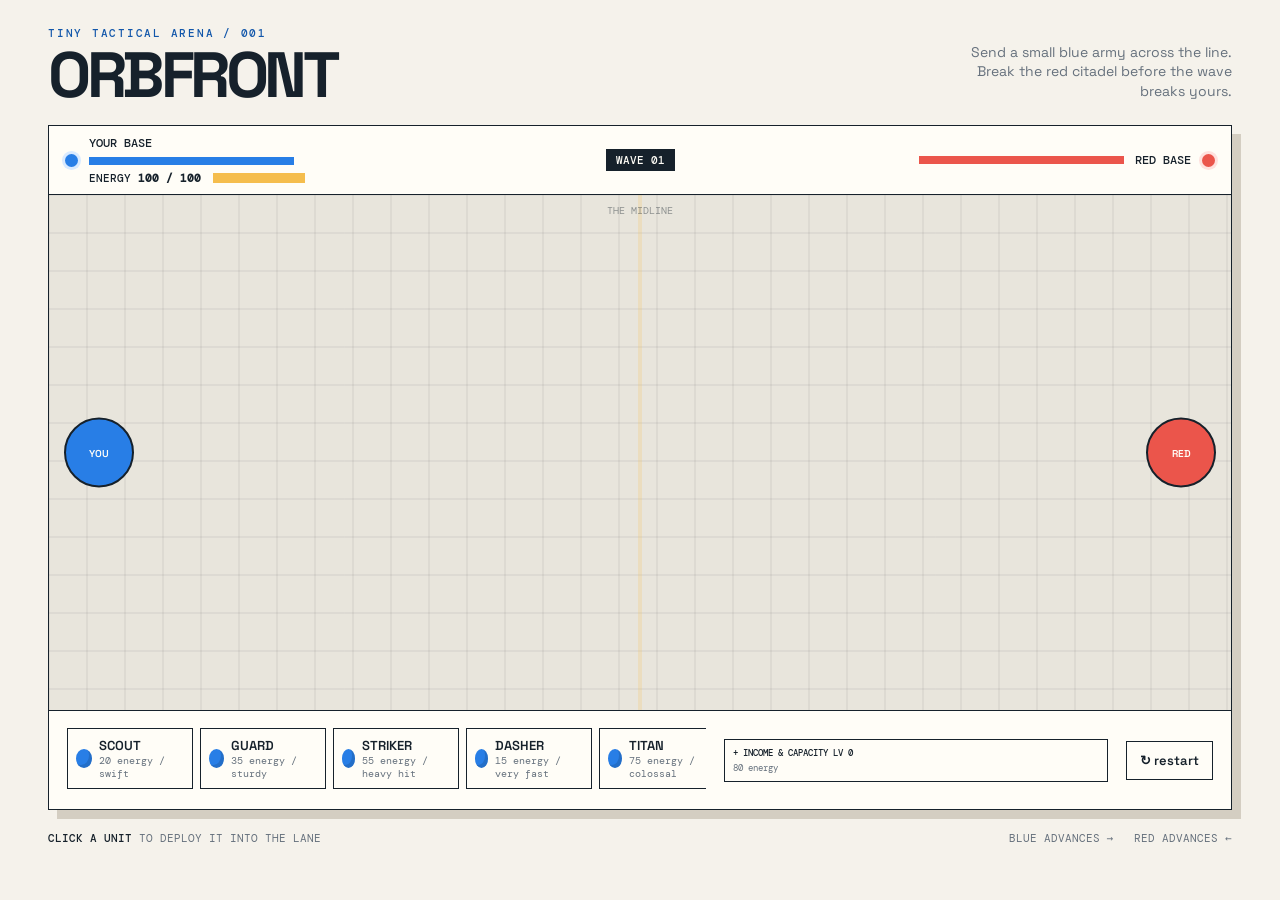
<file: tbs/index.html>
<!doctype html>
<html lang="en">
<head>
  <meta charset="utf-8">
  <meta name="viewport" content="width=device-width, initial-scale=1">
  <title>Orbfront</title>
  <style>
    @import url('https://fonts.googleapis.com/css2?family=DM+Mono:wght@400;500&family=Space+Grotesk:wght@400;500;600;700&display=swap');

    :root {
      --ink: #16212b;
      --muted: #66717d;
      --paper: #f5f2eb;
      --line: #dcd7cd;
      --blue: #287ee6;
      --blue-dark: #1257aa;
      --red: #eb554b;
      --red-dark: #b62d3b;
      --lime: #c8ed55;
      --gold: #f5bd4d;
    }

    * { box-sizing: border-box; }
    body {
      margin: 0;
      min-width: 320px;
      color: var(--ink);
      background: var(--paper);
      font-family: 'Space Grotesk', sans-serif;
    }
    body::before {
      content: '';
      position: fixed;
      inset: 0;
      pointer-events: none;
      opacity: .3;
      background-image: radial-gradient(#b9b0a2 .7px, transparent .7px);
      background-size: 8px 8px;
    }
    .shell { position: relative; z-index: 1; max-width: 1240px; margin: 0 auto; padding: 26px 28px 34px; }
    header { display: flex; align-items: end; justify-content: space-between; gap: 24px; margin-bottom: 22px; }
    .eyebrow { margin: 0 0 7px; color: var(--blue-dark); font: 500 11px 'DM Mono', monospace; letter-spacing: .16em; text-transform: uppercase; }
    h1 { margin: 0; font-size: clamp(35px, 5vw, 66px); line-height: .88; letter-spacing: -.07em; }
    .tagline { max-width: 300px; margin: 0 0 2px; color: var(--muted); font-size: 14px; line-height: 1.4; text-align: right; }
    .game-frame { overflow: hidden; border: 1px solid var(--ink); background: #e8e5dc; box-shadow: 9px 9px 0 #d4cec2; }
    .statusbar { display: grid; grid-template-columns: 1fr auto 1fr; align-items: center; min-height: 59px; padding: 9px 16px; border-bottom: 1px solid var(--ink); background: #fffdf7; }
    .base-stat { display: flex; align-items: center; gap: 11px; font: 500 12px 'DM Mono', monospace; text-transform: uppercase; }
    .base-info { display: flex; flex-direction: column; gap: 6px; }
    .base-stat.right { justify-content: flex-end; }
    .dot { width: 13px; height: 13px; border-radius: 50%; }
    .dot.blue { background: var(--blue); box-shadow: 0 0 0 3px #d9eaff; }
    .dot.red { background: var(--red); box-shadow: 0 0 0 3px #ffe1de; }
    .health { width: min(205px, 25vw); height: 8px; background: #e6e3dc; }
    .health span { display: block; height: 100%; width: 100%; background: var(--blue); transition: width .25s; }
    .right .health span { background: var(--red); }
    .round { padding: 4px 10px; color: #fffdf7; background: var(--ink); font: 500 11px 'DM Mono', monospace; }
    canvas { display: block; width: 100%; height: min(54vw, 515px); min-height: 300px; cursor: crosshair; }
    .controls { display: grid; grid-template-columns: minmax(0, 1fr) minmax(150px, .6fr) auto; gap: 18px; align-items: center; padding: 17px 18px; border-top: 1px solid var(--ink); background: #fffdf7; }
    .energy { display: flex; align-items: center; gap: 12px; }
    .energy-label { white-space: nowrap; font: 500 11px 'DM Mono', monospace; text-transform: uppercase; }
    .energy-track { width: 92px; height: 10px; background: #e7e3d9; }
    .energy-fill { width: 68%; height: 100%; background: var(--gold); transition: width .2s; }
    .unit-deck { display: flex; min-width: 0; gap: 7px; overflow-x: auto; padding-bottom: 3px; }
    button { border: 1px solid var(--ink); color: var(--ink); background: #fffdf7; font: 600 13px 'Space Grotesk', sans-serif; cursor: pointer; transition: transform .15s, background .15s, color .15s; }
    button:hover:not(:disabled) { transform: translateY(-2px); background: var(--lime); }
    button:active:not(:disabled) { transform: translateY(0); }
    button:disabled { cursor: not-allowed; opacity: .42; }
    .unit-btn { display: flex; flex: 0 0 126px; align-items: center; gap: 7px; min-width: 126px; padding: 8px 8px; text-align: left; }
    .unit-icon { width: 19px; height: 19px; border-radius: 50%; background: var(--blue); box-shadow: inset -3px -3px 0 rgba(0,0,0,.13); }
    .unit-btn small { display: block; color: var(--muted); font: 10px 'DM Mono', monospace; }
    .upgrade-deck { display: flex; min-width: 0; gap: 7px; }
    .upgrade-btn { flex: 1; min-width: 0; padding: 7px 8px; text-align: left; }
    .upgrade-btn strong { display: block; font: 500 9px 'DM Mono', monospace; text-transform: uppercase; }
    .upgrade-btn small { display: block; margin-top: 3px; color: var(--muted); font: 9px 'DM Mono', monospace; white-space: nowrap; }
    .restart { padding: 10px 13px; }
    .help { margin-top: 21px; display: flex; justify-content: space-between; color: var(--muted); font: 11px 'DM Mono', monospace; text-transform: uppercase; }
    .help b { color: var(--ink); font-weight: 500; }
    .toast { position: fixed; left: 50%; top: 31%; z-index: 3; display: none; transform: translateX(-50%); padding: 19px 24px; border: 1px solid var(--ink); background: #fffdf7; text-align: center; box-shadow: 7px 7px 0 var(--ink); }
    .toast.show { display: block; animation: pop .25s ease-out; }
    .toast strong { display: block; margin-bottom: 5px; font-size: 28px; letter-spacing: -.05em; }
    @keyframes pop { from { opacity: 0; transform: translate(-50%, 10px); } to { opacity: 1; transform: translate(-50%, 0); } }
    @media (max-width: 720px) {
      .shell { padding: 18px 13px 25px; }
      header { align-items: start; flex-direction: column; gap: 12px; }
      .tagline { text-align: left; }
      .statusbar { grid-template-columns: 1fr auto; gap: 8px; }
      .round { grid-column: 1 / -1; grid-row: 2; justify-self: center; }
      .base-stat.right { grid-column: 2; grid-row: 1; }
      .health { width: 23vw; }
      .controls { grid-template-columns: 1fr; gap: 13px; }
      .unit-btn { flex-basis: 126px; }
      .upgrade-deck { overflow-x: auto; }
      .upgrade-btn { flex: 1 0 135px; }
      .restart { width: 100%; }
      .help { flex-direction: column; gap: 7px; }
    }
  </style>
</head>
<body>
  <script src="../admin-tools.js"></script>
  <main class="shell">
    <header>
      <div><p class="eyebrow">Tiny tactical arena / 001</p><h1>ORBFRONT</h1></div>
      <p class="tagline">Send a small blue army across the line. Break the red citadel before the wave breaks yours.</p>
    </header>
    <section class="game-frame">
      <div class="statusbar">
        <div class="base-stat"><i class="dot blue"></i><div class="base-info"><span>your base</span><div class="health"><span id="player-health"></span></div><div class="energy"><span class="energy-label">energy <b id="energy-count">90</b></span><div class="energy-track"><div class="energy-fill" id="energy-fill"></div></div></div></div></div>
        <div class="round" id="round-label">WAVE 01</div>
        <div class="base-stat right"><div class="health"><span id="enemy-health"></span></div><span>red base</span><i class="dot red"></i></div>
      </div>
      <canvas id="arena" aria-label="Orbfront battle arena"></canvas>
      <div class="controls">
        <div class="unit-deck">
          <button class="unit-btn" data-unit="scout"><i class="unit-icon"></i><span>SCOUT<small>20 energy / swift</small></span></button>
          <button class="unit-btn" data-unit="guard"><i class="unit-icon"></i><span>GUARD<small>35 energy / sturdy</small></span></button>
          <button class="unit-btn" data-unit="striker"><i class="unit-icon"></i><span>STRIKER<small>55 energy / heavy hit</small></span></button>
          <button class="unit-btn" data-unit="dasher"><i class="unit-icon"></i><span>DASHER<small>15 energy / very fast</small></span></button>
          <button class="unit-btn" data-unit="titan"><i class="unit-icon"></i><span>TITAN<small>75 energy / colossal</small></span></button>
        </div>
        <div class="upgrade-deck">
          <button class="upgrade-btn" id="economy-upgrade"><strong>+ income &amp; capacity <span id="economy-level">LV 0</span></strong><small id="economy-cost">80 energy</small></button>
        </div>
        <button class="restart" id="restart">↻ restart</button>
      </div>
    </section>
    <div class="help"><span><b>Click a unit</b> to deploy it into the lane</span><span>Blue advances → &nbsp; Red advances ←</span></div>
  </main>
  <div class="toast" id="toast"><strong id="toast-title">VICTORY</strong><span id="toast-copy">The red base has fallen.</span></div>
  <script>
    const canvas = document.getElementById('arena');
    const ctx = canvas.getContext('2d');
    const energyCount = document.getElementById('energy-count');
    const energyFill = document.getElementById('energy-fill');
    const playerHealth = document.getElementById('player-health');
    const enemyHealth = document.getElementById('enemy-health');
    const roundLabel = document.getElementById('round-label');
    const toast = document.getElementById('toast');
    const unitData = {
      scout: { cost: 20, radius: 13, speed: 45, hp: 42, damage: 8, cooldown: .64, color: '#287ee6' },
      guard: { cost: 35, radius: 20, speed: 24, hp: 125, damage: 15, cooldown: 1.05, color: '#287ee6' },
      striker: { cost: 55, radius: 16, speed: 31, hp: 72, damage: 38, cooldown: 1.45, color: '#287ee6' },
      dasher: { cost: 15, radius: 10, speed: 70, hp: 28, damage: 5, cooldown: .4, color: '#287ee6' },
      titan: { cost: 75, radius: 25, speed: 18, hp: 210, damage: 20, cooldown: 1.2, color: '#287ee6' }
    };
    let state;
    let lastTime = performance.now();

    function reset() {
      state = { energy: 90, maxEnergy: 100, income: 4, economyLevel: 0, playerBase: 100, enemyBase: 100, units: [], enemies: [], sparks: [], wave: 1, over: false, spawnTimer: 1.6, incomeTimer: 0 };
      toast.classList.remove('show');
      updateHud();
    }
    function resize() {
      const ratio = window.devicePixelRatio || 1;
      canvas.width = canvas.clientWidth * ratio;
      canvas.height = canvas.clientHeight * ratio;
      ctx.setTransform(ratio, 0, 0, ratio, 0, 0);
    }
    function deploy(type) {
      if (state.over || state.energy < unitData[type].cost) return;
      const data = unitData[type];
      state.energy -= data.cost;
      state.units.push({ ...data, type, x: 78, y: canvas.clientHeight * (.48 + (Math.random() - .5) * .2), maxHp: data.hp, attackTimer: 0, wobble: Math.random() * 9 });
      updateHud();
    }
    function spawnEnemy() {
      const heavy = state.wave > 2 && Math.random() < .2;
      const radius = heavy ? 23 : 15 + Math.random() * 4;
      state.enemies.push({ x: canvas.clientWidth - 82, y: canvas.clientHeight * (.49 + (Math.random() - .5) * .23), radius, speed: heavy ? 15 : 22 + state.wave * 1.5, hp: heavy ? 140 + state.wave * 12 : 46 + state.wave * 7, maxHp: heavy ? 140 + state.wave * 12 : 46 + state.wave * 7, damage: heavy ? 22 : 10 + state.wave, attackTimer: 0, wobble: Math.random() * 9 });
    }
    function hitEffect(x, y, color) { for (let i = 0; i < 4; i++) state.sparks.push({ x, y, life: .32, vx: (Math.random() - .5) * 65, vy: (Math.random() - .5) * 65, color }); }
    function distance(a, b) { return Math.abs(a.x - b.x); }
    function update(dt) {
      if (state.over) return;
      state.incomeTimer += dt;
      if (state.incomeTimer > .35) { state.energy = Math.min(state.maxEnergy, state.energy + state.income); state.incomeTimer = 0; }
      state.spawnTimer -= dt;
      if (state.spawnTimer <= 0) { spawnEnemy(); state.spawnTimer = Math.max(1.4, 4.5 - state.wave * .18) * (.75 + Math.random() * .35); }
      for (const unit of state.units) {
        const target = state.enemies.find(enemy => distance(unit, enemy) < unit.radius + enemy.radius + 5);
        unit.attackTimer -= dt;
        if (target) { if (unit.attackTimer <= 0) { target.hp -= unit.damage; unit.attackTimer = unit.cooldown; hitEffect(target.x, target.y, '#287ee6'); } }
        else if (unit.x < canvas.clientWidth - 112) unit.x += unit.speed * dt;
      }
      for (const enemy of state.enemies) {
        const target = state.units.find(unit => distance(enemy, unit) < enemy.radius + unit.radius + 5);
        enemy.attackTimer -= dt;
        if (target) { if (enemy.attackTimer <= 0) { target.hp -= enemy.damage; enemy.attackTimer = 1.05; hitEffect(target.x, target.y, '#eb554b'); } }
        else if (enemy.x > 112) enemy.x -= enemy.speed * dt;
      }
      for (const unit of state.units) if (unit.x > canvas.clientWidth - 112) { state.enemyBase -= unit.damage * dt * .32; }
      for (const enemy of state.enemies) if (enemy.x < 112) { state.playerBase -= enemy.damage * dt * .22; }
      state.units = state.units.filter(unit => unit.hp > 0);
      state.enemies = state.enemies.filter(enemy => enemy.hp > 0);
      state.sparks = state.sparks.filter(spark => { spark.life -= dt; spark.x += spark.vx * dt; spark.y += spark.vy * dt; return spark.life > 0; });
      state.wave = Math.max(1, Math.floor((100 - state.enemyBase) / 20) + 1);
      if (state.enemyBase <= 0 || state.playerBase <= 0) endGame(state.enemyBase <= 0);
      updateHud();
    }
    function endGame(won) { state.over = true; document.getElementById('toast-title').textContent = won ? 'VICTORY' : 'BASE LOST'; document.getElementById('toast-copy').textContent = won ? 'The red citadel has fallen.' : 'The red wave reached your line.'; toast.classList.add('show'); }
    function upgradeEconomy() {
      if (state.over) return;
      const level = state.economyLevel;
      const cost = Math.min(80 + level * 35, state.maxEnergy - 10);
      if (state.energy < cost || level >= 5) return;
      state.energy -= cost;
      state.economyLevel++;
      state.income++;
      state.maxEnergy += 25;
      updateHud();
    }
    function updateHud() { const economyCost = Math.min(80 + state.economyLevel * 35, state.maxEnergy - 10); energyCount.textContent = `${Math.floor(state.energy)} / ${state.maxEnergy}`; energyFill.style.width = `${Math.min(100, state.energy / state.maxEnergy * 100)}%`; playerHealth.style.width = `${Math.max(0, state.playerBase)}%`; enemyHealth.style.width = `${Math.max(0, state.enemyBase)}%`; roundLabel.textContent = `WAVE ${String(state.wave).padStart(2, '0')}`; document.querySelectorAll('.unit-btn').forEach(button => button.disabled = state.over || state.energy < unitData[button.dataset.unit].cost); document.getElementById('economy-level').textContent = `LV ${state.economyLevel}`; document.getElementById('economy-cost').textContent = state.economyLevel >= 5 ? 'MAXED' : `${economyCost} energy`; document.getElementById('economy-upgrade').disabled = state.over || state.energy < economyCost || state.economyLevel >= 5; }
    function draw() {
      const w = canvas.clientWidth, h = canvas.clientHeight;
      ctx.clearRect(0, 0, w, h);
      ctx.fillStyle = '#e8e5dc'; ctx.fillRect(0, 0, w, h);
      ctx.strokeStyle = 'rgba(22,33,43,.10)'; ctx.lineWidth = 1;
      for (let x = 0; x < w; x += 38) { ctx.beginPath(); ctx.moveTo(x, 0); ctx.lineTo(x, h); ctx.stroke(); }
      for (let y = 0; y < h; y += 38) { ctx.beginPath(); ctx.moveTo(0, y); ctx.lineTo(w, y); ctx.stroke(); }
      ctx.fillStyle = 'rgba(245,189,77,.2)'; ctx.fillRect(w / 2 - 2, 0, 4, h);
      drawBase(50, h / 2, '#287ee6', 'YOU'); drawBase(w - 50, h / 2, '#eb554b', 'RED');
      [...state.units, ...state.enemies].forEach(drawOrb);
      state.sparks.forEach(spark => { ctx.globalAlpha = Math.max(0, spark.life / .32); ctx.fillStyle = spark.color; ctx.beginPath(); ctx.arc(spark.x, spark.y, 2.5, 0, Math.PI * 2); ctx.fill(); ctx.globalAlpha = 1; });
      ctx.fillStyle = 'rgba(22,33,43,.42)'; ctx.font = '10px DM Mono, monospace'; ctx.textAlign = 'center'; ctx.fillText('THE MIDLINE', w / 2, 19);
    }
    function drawBase(x, y, color, label) { ctx.fillStyle = color; ctx.beginPath(); ctx.arc(x, y, 34, 0, Math.PI * 2); ctx.fill(); ctx.strokeStyle = '#16212b'; ctx.lineWidth = 2; ctx.stroke(); ctx.fillStyle = '#fffdf7'; ctx.font = '600 10px Space Grotesk, sans-serif'; ctx.textAlign = 'center'; ctx.fillText(label, x, y + 4); }
    function drawOrb(orb) { const pulse = Math.sin(performance.now() / 240 + orb.wobble) * 1.5; ctx.fillStyle = orb.color || '#eb554b'; ctx.beginPath(); ctx.arc(orb.x, orb.y, orb.radius + pulse, 0, Math.PI * 2); ctx.fill(); ctx.strokeStyle = '#16212b'; ctx.lineWidth = 2; ctx.stroke(); ctx.fillStyle = 'rgba(255,255,255,.6)'; ctx.beginPath(); ctx.arc(orb.x - orb.radius * .3, orb.y - orb.radius * .35, orb.radius * .18, 0, Math.PI * 2); ctx.fill(); ctx.fillStyle = '#16212b'; ctx.fillRect(orb.x - orb.radius, orb.y - orb.radius - 8, orb.radius * 2, 3); ctx.fillStyle = orb.color === '#287ee6' ? '#c8ed55' : '#fffdf7'; ctx.fillRect(orb.x - orb.radius, orb.y - orb.radius - 8, orb.radius * 2 * Math.max(0, orb.hp / orb.maxHp), 3); }
    function loop(now) { const dt = Math.min(.05, (now - lastTime) / 1000); lastTime = now; update(dt); draw(); requestAnimationFrame(loop); }
    document.querySelectorAll('.unit-btn').forEach(button => button.addEventListener('click', () => deploy(button.dataset.unit)));
    document.getElementById('economy-upgrade').addEventListener('click', upgradeEconomy);
    document.getElementById('restart').addEventListener('click', reset);
    window.addEventListener('resize', resize);
    reset(); resize(); requestAnimationFrame(loop);
  </script>
  <script>
    window.NoobishAdmin.registerTool({
      id: "set-orbfront-progression",
      title: "Set Orbfront progression",
      fields: [
        { name: "energy", label: "Energy", min: 0, max: 1000000, step: 1, value: 100 },
        { name: "economyLevel", label: "Economy level", min: 1, max: 5, step: 1, value: 1 },
        { name: "wave", label: "Wave", min: 1, max: 1000000, step: 1, value: 1 }
      ],
      apply({ energy, economyLevel, wave }) {
        if (![energy, economyLevel, wave].every(Number.isInteger) ||
            energy < 0 || economyLevel < 1 || economyLevel > 5 || wave < 1) {
          throw new RangeError("Enter valid energy, economy level (1-5), and wave values.");
        }
        state.energy = energy;
        state.economyLevel = economyLevel;
        state.wave = wave;
        updateHud();
        return "Orbfront progression updated for this match.";
      }
    });
  </script>
</body>
</html>
</file>
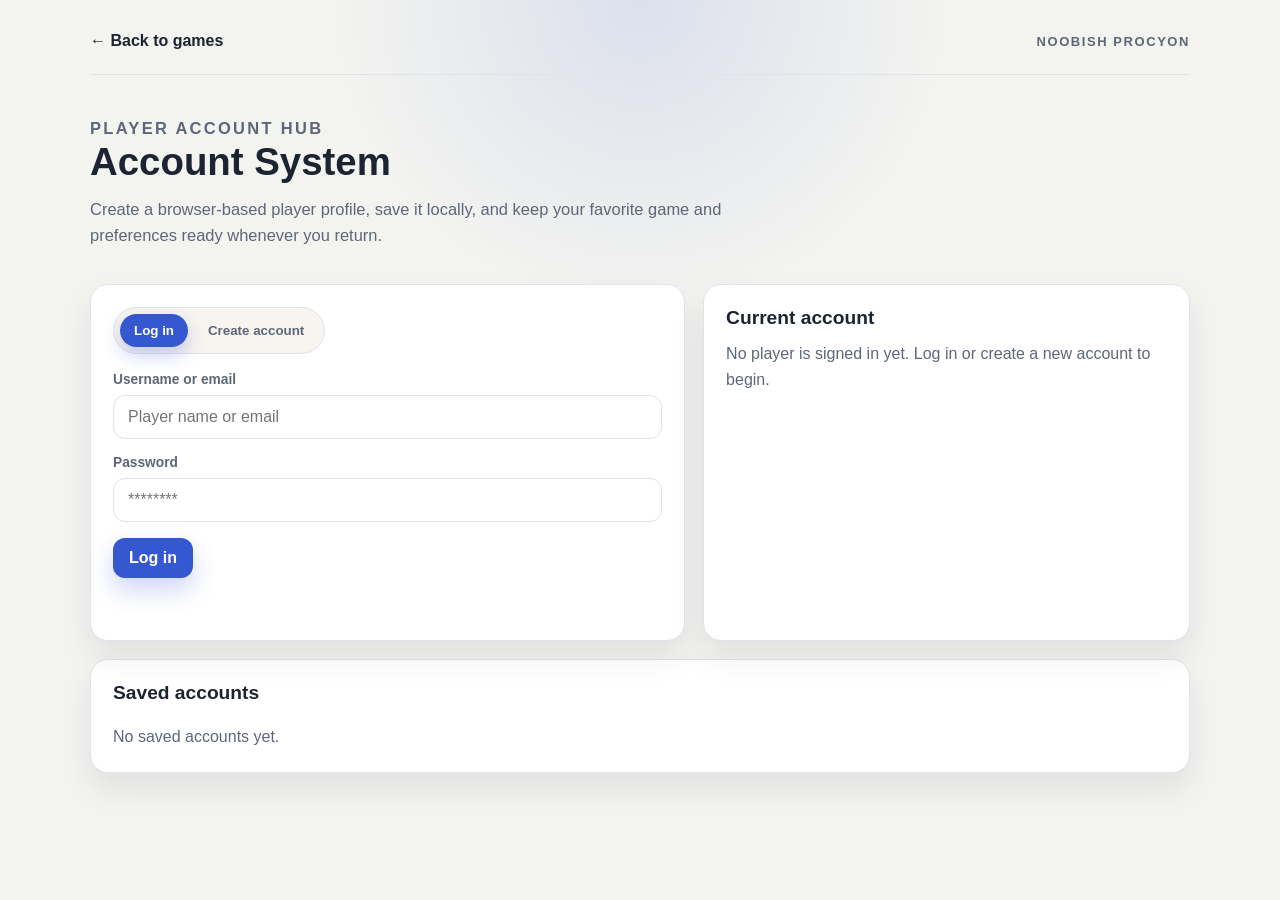
<file: account-system.html>
<!DOCTYPE html>
<html lang="en">
<head>
    <meta charset="UTF-8">
    <meta name="viewport" content="width=device-width, initial-scale=1.0">
    <title>Noobish Procyon | Account System</title>
    <style>
        :root {
            --bg: #f3f3f0;
            --panel: #ffffff;
            --panel-alt: #f8f4ef;
            --ink: #1d2431;
            --muted: #5d6777;
            --line: #dfe4ea;
            --primary: #3558d1;
            --primary-soft: #dfe7ff;
            --accent: #f1b15d;
            --success: #2e8855;
            --danger: #a84545;
            --shadow: rgba(17, 25, 45, 0.08);
        }

        * { box-sizing: border-box; }

        body {
            margin: 0;
            min-height: 100vh;
            background:
                radial-gradient(circle at top, rgba(53, 88, 209, 0.12), transparent 28%),
                var(--bg);
            color: var(--ink);
            font-family: "Trebuchet MS", "Segoe UI", sans-serif;
        }

        .page-shell {
            width: min(1100px, calc(100% - 32px));
            margin: 0 auto;
            padding: 32px 0 56px;
        }

        .topbar {
            display: flex;
            align-items: center;
            justify-content: space-between;
            gap: 16px;
            padding-bottom: 24px;
            border-bottom: 1px solid var(--line);
        }

        .back-link {
            color: var(--ink);
            text-decoration: none;
            font-weight: 700;
        }

        .brand {
            color: var(--muted);
            font-size: 13px;
            letter-spacing: 0.12em;
            text-transform: uppercase;
            font-weight: 700;
        }

        .header-action {
            border: 1px solid var(--line);
            background: var(--panel);
            border-radius: 999px;
            padding: 8px 14px;
            font-weight: 700;
            color: var(--ink);
            cursor: pointer;
        }

        .hero {
            padding: 28px 0 18px;
        }

        .eyebrow {
            margin: 0 0 12px;
            color: var(--primary);
            font-size: 11px;
            font-weight: 800;
            letter-spacing: 0.14em;
            text-transform: uppercase;
        }

        h1 {
            margin: 0;
            font-size: clamp(2.2rem, 3vw, 3.4rem);
            line-height: 1.1;
        }

        .hero p {
            margin: 12px 0 0;
            max-width: 680px;
            color: var(--muted);
            font-size: 1.03rem;
            line-height: 1.6;
        }

        .layout {
            display: grid;
            grid-template-columns: 1.1fr 0.9fr;
            gap: 18px;
            margin-top: 18px;
        }

        .panel {
            background: var(--panel);
            border: 1px solid var(--line);
            border-radius: 18px;
            box-shadow: 0 16px 32px var(--shadow);
            padding: 22px;
        }

        .tab-row {
            display: inline-flex;
            gap: 6px;
            padding: 6px;
            border: 1px solid var(--line);
            border-radius: 999px;
            background: var(--panel-alt);
            margin-bottom: 18px;
        }

        .tab {
            border: 0;
            background: transparent;
            color: var(--muted);
            border-radius: 999px;
            padding: 9px 14px;
            font-weight: 700;
            cursor: pointer;
        }

        .tab.active {
            background: var(--primary);
            color: white;
            box-shadow: 0 8px 18px rgba(53, 88, 209, 0.28);
        }

        .auth-form {
            display: none;
        }

        .auth-form.active {
            display: block;
        }

        .field-group {
            margin-bottom: 16px;
        }

        label {
            display: block;
            margin-bottom: 8px;
            font-size: 0.86rem;
            font-weight: 700;
            color: var(--muted);
        }

        input {
            width: 100%;
            border: 1px solid var(--line);
            border-radius: 12px;
            padding: 12px 14px;
            background: #fff;
            font: inherit;
            color: var(--ink);
        }

        input:focus {
            outline: 3px solid rgba(53, 88, 209, 0.15);
            border-color: var(--primary);
        }

        .primary-button,
        .secondary-button,
        .danger-button {
            display: inline-flex;
            align-items: center;
            justify-content: center;
            border: 0;
            border-radius: 12px;
            padding: 11px 16px;
            font: inherit;
            font-weight: 800;
            cursor: pointer;
            transition: transform 0.15s ease, opacity 0.15s ease;
        }

        .primary-button:hover,
        .secondary-button:hover,
        .danger-button:hover,
        .header-action:hover {
            transform: translateY(-1px);
        }

        .primary-button {
            background: var(--primary);
            color: white;
            box-shadow: 0 12px 24px rgba(53, 88, 209, 0.24);
        }

        .secondary-button {
            background: var(--primary-soft);
            color: var(--primary);
        }

        .danger-button {
            background: rgba(168, 69, 69, 0.1);
            color: var(--danger);
        }

        .button-row {
            display: flex;
            gap: 10px;
            flex-wrap: wrap;
            margin-top: 12px;
        }

        .message {
            min-height: 22px;
            margin: 18px 0 0;
            font-size: 0.92rem;
            font-weight: 700;
            color: var(--muted);
        }

        .message.success { color: var(--success); }
        .message.error { color: var(--danger); }

        .account-card {
            background: linear-gradient(135deg, var(--primary-soft), #eef1ff);
            border: 1px solid rgba(53, 88, 209, 0.12);
            border-radius: 16px;
            padding: 18px;
        }

        .account-card h2,
        .panel h2 {
            margin: 0 0 8px;
            font-size: 1.2rem;
        }

        .account-meta {
            color: var(--muted);
            font-size: 0.94rem;
            line-height: 1.6;
        }

        .empty-state {
            color: var(--muted);
            line-height: 1.6;
            padding-top: 4px;
        }

        .account-list {
            display: grid;
            grid-template-columns: repeat(auto-fit, minmax(200px, 1fr));
            gap: 12px;
            margin-top: 16px;
        }

        .account-item {
            border: 1px solid var(--line);
            border-radius: 14px;
            padding: 14px;
            background: #fff;
        }

        .account-item-header {
            display: flex;
            justify-content: space-between;
            gap: 10px;
            align-items: center;
            margin-bottom: 10px;
        }

        .pill {
            display: inline-block;
            padding: 5px 8px;
            border-radius: 999px;
            background: rgba(53, 88, 209, 0.08);
            color: var(--primary);
            font-size: 0.75rem;
            font-weight: 800;
            letter-spacing: 0.06em;
            text-transform: uppercase;
        }

        .account-item small {
            display: block;
            color: var(--muted);
            margin-top: 4px;
        }

        .account-item-actions {
            display: flex;
            gap: 8px;
            margin-top: 12px;
            flex-wrap: wrap;
        }

        .profile-form {
            display: grid;
            gap: 14px;
            margin-top: 16px;
        }

        .profile-form textarea {
            width: 100%;
            min-height: 110px;
            resize: vertical;
            border: 1px solid var(--line);
            border-radius: 12px;
            padding: 12px 14px;
            font: inherit;
            color: var(--ink);
        }

        .hidden {
            display: none !important;
        }

        @media (max-width: 760px) {
            .layout {
                grid-template-columns: 1fr;
            }

            .topbar {
                flex-wrap: wrap;
            }
        }
    </style>
</head>
<body>
    <main class="page-shell">
        <header class="topbar">
            <a class="back-link" href="index.html">← Back to games</a>
            <div class="brand">Noobish Procyon</div>
            <button id="logoutButton" class="header-action hidden" type="button">Log out</button>
        </header>

        <section class="hero">
            <p class="eyebrow">Player account hub</p>
            <h1>Account System</h1>
            <p>Create a browser-based player profile, save it locally, and keep your favorite game and preferences ready whenever you return.</p>
        </section>

        <div class="layout">
            <section class="panel">
                <div class="tab-row" aria-label="Authentication tabs">
                    <button class="tab active" type="button" data-tab="login">Log in</button>
                    <button class="tab" type="button" data-tab="signup">Create account</button>
                </div>

                <form id="loginForm" class="auth-form active" novalidate>
                    <div class="field-group">
                        <label for="loginIdentifier">Username or email</label>
                        <input id="loginIdentifier" name="loginIdentifier" type="text" placeholder="Player name or email" autocomplete="username">
                    </div>
                    <div class="field-group">
                        <label for="loginPassword">Password</label>
                        <input id="loginPassword" name="loginPassword" type="password" placeholder="********" autocomplete="current-password">
                    </div>
                    <div class="button-row">
                        <button class="primary-button" type="submit">Log in</button>
                    </div>
                </form>

                <form id="signupForm" class="auth-form" novalidate>
                    <div class="field-group">
                        <label for="signupUsername">Username</label>
                        <input id="signupUsername" name="signupUsername" type="text" placeholder="your-player-name" minlength="3" maxlength="24" autocomplete="username">
                    </div>
                    <div class="field-group">
                        <label for="signupEmail">Email</label>
                        <input id="signupEmail" name="signupEmail" type="email" placeholder="player@example.com" autocomplete="email">
                    </div>
                    <div class="field-group">
                        <label for="signupPassword">Password</label>
                        <input id="signupPassword" name="signupPassword" type="password" placeholder="At least 6 characters" minlength="6" autocomplete="new-password">
                    </div>
                    <div class="field-group">
                        <label for="signupConfirmPassword">Confirm password</label>
                        <input id="signupConfirmPassword" name="signupConfirmPassword" type="password" placeholder="Re-enter your password" autocomplete="new-password">
                    </div>
                    <div class="button-row">
                        <button class="primary-button" type="submit">Create account</button>
                    </div>
                </form>

                <p id="message" class="message" aria-live="polite"></p>
            </section>

            <aside class="panel">
                <h2>Current account</h2>
                <div id="accountSummary" class="empty-state">No player is signed in yet. Log in or create a new account to begin.</div>
            </aside>
        </div>

        <section class="panel" style="margin-top: 18px;">
            <h2>Saved accounts</h2>
            <div id="accountsList" class="account-list"></div>
        </section>

        <section id="profileEditorPanel" class="panel hidden" style="margin-top: 18px;">
            <h2>Profile settings</h2>
            <form id="profileForm" class="profile-form" novalidate>
                <div class="field-group">
                    <label for="displayNameInput">Display name</label>
                    <input id="displayNameInput" name="displayName" type="text" maxlength="40">
                </div>
                <div class="field-group">
                    <label for="favoriteGameInput">Favorite game</label>
                    <input id="favoriteGameInput" name="favoriteGame" type="text" maxlength="40" placeholder="Shape Summoner">
                </div>
                <div class="field-group">
                    <label for="levelInput">Player level</label>
                    <input id="levelInput" name="level" type="number" min="1" max="999" value="1">
                </div>
                <div class="field-group">
                    <label for="bioInput">Bio</label>
                    <textarea id="bioInput" name="bio" placeholder="Tell everyone a little about your play style..."></textarea>
                </div>
                <div class="button-row">
                    <button class="primary-button" type="submit">Save profile</button>
                    <button id="deleteAccountButton" class="danger-button" type="button">Delete account</button>
                </div>
            </form>
        </section>
    </main>

    <script>
        const ACCOUNTS_KEY = 'noobish-procyon-accounts';
        const CURRENT_ACCOUNT_KEY = 'noobish-procyon-current-account';
        const ADMIN_EMAIL = 'justin.mo313@education.nsw.gov.au';

        const state = {
            accounts: loadAccounts(),
            currentAccountId: localStorage.getItem(CURRENT_ACCOUNT_KEY) || null
        };

        const loginForm = document.getElementById('loginForm');
        const signupForm = document.getElementById('signupForm');
        const tabs = document.querySelectorAll('.tab');
        const messageBox = document.getElementById('message');
        const accountSummary = document.getElementById('accountSummary');
        const accountsList = document.getElementById('accountsList');
        const logoutButton = document.getElementById('logoutButton');
        const profileEditorPanel = document.getElementById('profileEditorPanel');
        const profileForm = document.getElementById('profileForm');
        const deleteAccountButton = document.getElementById('deleteAccountButton');

        tabs.forEach((tab) => {
            tab.addEventListener('click', () => {
                const target = tab.dataset.tab;
                tabs.forEach((item) => item.classList.toggle('active', item === tab));
                loginForm.classList.toggle('active', target === 'login');
                signupForm.classList.toggle('active', target === 'signup');
                clearMessage();
            });
        });

        loginForm.addEventListener('submit', async (event) => {
            event.preventDefault();
            const identifier = document.getElementById('loginIdentifier').value.trim();
            const password = document.getElementById('loginPassword').value;

            if (!identifier || !password) {
                showMessage('Please enter your username or email and password.', 'error');
                return;
            }

            const account = state.accounts.find((entry) =>
                entry.username.toLowerCase() === identifier.toLowerCase() ||
                entry.email.toLowerCase() === identifier.toLowerCase()
            );

            if (!account) {
                showMessage('No account matches that username or email.', 'error');
                return;
            }

            const passwordHash = await hashPassword(password);
            if (account.passwordHash !== passwordHash) {
                showMessage('That password is incorrect.', 'error');
                return;
            }

            account.lastLogin = new Date().toISOString();
            state.currentAccountId = account.id;
            localStorage.setItem(CURRENT_ACCOUNT_KEY, account.id);
            saveAccounts();
            render();
            showMessage(`Welcome back, ${account.displayName || account.username}!`, 'success');
            loginForm.reset();
        });

        signupForm.addEventListener('submit', async (event) => {
            event.preventDefault();
            const username = document.getElementById('signupUsername').value.trim();
            const email = document.getElementById('signupEmail').value.trim();
            const password = document.getElementById('signupPassword').value;
            const confirmPassword = document.getElementById('signupConfirmPassword').value;

            if (username.length < 3) {
                showMessage('Username must be at least 3 characters long.', 'error');
                return;
            }

            if (!isValidEmail(email)) {
                showMessage('Please enter a valid email address.', 'error');
                return;
            }

            if (password.length < 6) {
                showMessage('Password must be at least 6 characters long.', 'error');
                return;
            }

            if (password !== confirmPassword) {
                showMessage('Passwords do not match.', 'error');
                return;
            }

            const duplicate = state.accounts.some((entry) =>
                entry.username.toLowerCase() === username.toLowerCase() ||
                entry.email.toLowerCase() === email.toLowerCase()
            );

            if (duplicate) {
                showMessage('An account already exists with that username or email.', 'error');
                return;
            }

            const account = {
                id: createId(),
                username,
                email,
                displayName: username,
                favoriteGame: 'Noobish Procyon',
                level: 1,
                bio: '',
                passwordHash: await hashPassword(password),
                createdAt: new Date().toISOString(),
                lastLogin: new Date().toISOString()
            };

            state.accounts.push(account);
            state.currentAccountId = account.id;
            localStorage.setItem(CURRENT_ACCOUNT_KEY, account.id);
            saveAccounts();
            render();
            showMessage(`Account created for ${account.username}.`, 'success');
            signupForm.reset();
        });

        logoutButton.addEventListener('click', () => {
            state.currentAccountId = null;
            localStorage.removeItem(CURRENT_ACCOUNT_KEY);
            render();
            clearMessage();
        });

        profileForm.addEventListener('submit', (event) => {
            event.preventDefault();
            const account = getCurrentAccount();
            if (!account) {
                return;
            }

            account.displayName = document.getElementById('displayNameInput').value.trim() || account.username;
            account.favoriteGame = document.getElementById('favoriteGameInput').value.trim() || 'Noobish Procyon';
            account.level = clampNumber(parseInt(document.getElementById('levelInput').value, 10) || 1, 1, 999);
            account.bio = document.getElementById('bioInput').value.trim();

            saveAccounts();
            render();
            showMessage('Profile updated successfully.', 'success');
        });

        deleteAccountButton.addEventListener('click', () => {
            const account = getCurrentAccount();
            if (!account) {
                return;
            }

            const confirmed = window.confirm(`Delete the account for ${account.username}? This cannot be undone.`);
            if (!confirmed) {
                return;
            }

            state.accounts = state.accounts.filter((entry) => entry.id !== account.id);
            state.currentAccountId = null;
            localStorage.removeItem(CURRENT_ACCOUNT_KEY);
            saveAccounts();
            render();
            showMessage('Account deleted.', 'success');
        });

        function render() {
            const currentAccount = getCurrentAccount();

            logoutButton.classList.toggle('hidden', !currentAccount);
            profileEditorPanel.classList.toggle('hidden', !currentAccount);

            if (!currentAccount) {
                accountSummary.innerHTML = 'No player is signed in yet. Log in or create a new account to begin.';
                accountSummary.className = 'empty-state';
                document.getElementById('displayNameInput').value = '';
                document.getElementById('favoriteGameInput').value = 'Noobish Procyon';
                document.getElementById('levelInput').value = 1;
                document.getElementById('bioInput').value = '';
            } else {
                accountSummary.className = 'account-card';
                accountSummary.innerHTML = `
                    <h2>${escapeHtml(currentAccount.displayName || currentAccount.username)}</h2>
                    <span class="pill">${isAdminAccount(currentAccount) ? 'Admin' : 'Player'}</span>
                    <div class="account-meta">
                        <div><strong>Username:</strong> ${escapeHtml(currentAccount.username)}</div>
                        <div><strong>Email:</strong> ${escapeHtml(currentAccount.email)}</div>
                        <div><strong>Favorite game:</strong> ${escapeHtml(currentAccount.favoriteGame)}</div>
                        <div><strong>Level:</strong> ${currentAccount.level}</div>
                        <div><strong>Created:</strong> ${formatDate(currentAccount.createdAt)}</div>
                        <div><strong>Last login:</strong> ${formatDate(currentAccount.lastLogin)}</div>
                        <div><strong>Bio:</strong> ${escapeHtml(currentAccount.bio || 'No bio added yet.')}</div>
                    </div>
                `;

                document.getElementById('displayNameInput').value = currentAccount.displayName || currentAccount.username;
                document.getElementById('favoriteGameInput').value = currentAccount.favoriteGame || 'Noobish Procyon';
                document.getElementById('levelInput').value = currentAccount.level || 1;
                document.getElementById('bioInput').value = currentAccount.bio || '';
            }

            renderAccountsList();
        }

        function renderAccountsList() {
            accountsList.innerHTML = '';

            if (!state.accounts.length) {
                accountsList.innerHTML = '<div class="empty-state">No saved accounts yet.</div>';
                return;
            }

            state.accounts.forEach((account) => {
                const item = document.createElement('div');
                item.className = 'account-item';
                const active = account.id === state.currentAccountId;
                const removeButton = active ? '' : `<button class="danger-button" type="button" data-remove-id="${account.id}">Remove</button>`;
                const role = isAdminAccount(account) ? 'Admin' : 'Player';
                item.innerHTML = `
                    <div class="account-item-header">
                        <strong>${escapeHtml(account.displayName || account.username)}</strong>
                        <span class="pill">${role}${active ? ' · Active' : ''}</span>
                    </div>
                    <div>${escapeHtml(account.username)}</div>
                    <small>${escapeHtml(account.email)}</small>
                    <small>Last seen: ${formatDate(account.lastLogin)}</small>
                    <div class="account-item-actions">
                        <button class="secondary-button" type="button" data-select-id="${account.id}">Select</button>
                        ${removeButton}
                    </div>
                `;

                accountsList.appendChild(item);
            });

            accountsList.querySelectorAll('[data-select-id]').forEach((button) => {
                button.addEventListener('click', () => {
                    const targetId = button.dataset.selectId;
                    state.currentAccountId = targetId;
                    localStorage.setItem(CURRENT_ACCOUNT_KEY, targetId);
                    render();
                    clearMessage();
                });
            });

            accountsList.querySelectorAll('[data-remove-id]').forEach((button) => {
                button.addEventListener('click', () => {
                    const targetId = button.dataset.removeId;
                    const account = state.accounts.find((entry) => entry.id === targetId);
                    if (!account) return;
                    const confirmed = window.confirm(`Delete ${account.username}?`);
                    if (!confirmed) return;

                    state.accounts = state.accounts.filter((entry) => entry.id !== targetId);
                    if (state.currentAccountId === targetId) {
                        state.currentAccountId = null;
                        localStorage.removeItem(CURRENT_ACCOUNT_KEY);
                    }
                    saveAccounts();
                    render();
                    showMessage('Account removed.', 'success');
                });
            });
        }

        function loadAccounts() {
            try {
                const raw = localStorage.getItem(ACCOUNTS_KEY);
                if (!raw) return [];
                const parsed = JSON.parse(raw);
                return Array.isArray(parsed) ? parsed : [];
            } catch (error) {
                return [];
            }
        }

        function saveAccounts() {
            localStorage.setItem(ACCOUNTS_KEY, JSON.stringify(state.accounts));
        }

        function getCurrentAccount() {
            return state.accounts.find((account) => account.id === state.currentAccountId) || null;
        }

        function isAdminAccount(account) {
            return typeof account.email === 'string' && account.email.trim().toLowerCase() === ADMIN_EMAIL;
        }

        function showMessage(message, type = '') {
            messageBox.textContent = message;
            messageBox.className = `message ${type}`.trim();
        }

        function clearMessage() {
            messageBox.textContent = '';
            messageBox.className = 'message';
        }

        function isValidEmail(email) {
            return /^[^\s@]+@[^\s@]+\.[^\s@]+$/.test(email);
        }

        async function hashPassword(value) {
            if (window.crypto && crypto.subtle) {
                const bytes = new TextEncoder().encode(value);
                const digest = await crypto.subtle.digest('SHA-256', bytes);
                return Array.from(new Uint8Array(digest)).map((byte) => byte.toString(16).padStart(2, '0')).join('');
            }

            return btoa(unescape(encodeURIComponent(value)));
        }

        function createId() {
            if (window.crypto && crypto.randomUUID) {
                return crypto.randomUUID();
            }
            return `account-${Date.now()}-${Math.random().toString(16).slice(2)}`;
        }

        function clampNumber(value, min, max) {
            return Math.min(Math.max(value, min), max);
        }

        function formatDate(value) {
            if (!value) return 'Never';
            const date = new Date(value);
            if (Number.isNaN(date.getTime())) return 'Unknown';
            return new Intl.DateTimeFormat('en', {
                month: 'short',
                day: 'numeric',
                year: 'numeric'
            }).format(date);
        }

        function escapeHtml(input) {
            return String(input)
                .replace(/&/g, '&amp;')
                .replace(/</g, '&lt;')
                .replace(/>/g, '&gt;')
                .replace(/"/g, '&quot;')
                .replace(/'/g, '&#039;');
        }

        render();
    </script>
</body>
</html>
</file>
<file: shapefighters/style.css>
@import url("https://fonts.googleapis.com/css2?family=DM+Mono:wght@400;500&family=Manrope:wght@400;500;600;700;800&display=swap");

:root {
  color-scheme: dark;
  --ink: #f3f2fa;
  --muted: #a4a2b6;
  --faint: #737287;
  --base: #10111d;
  --panel: #181927;
  --line: #303044;
  --accent: #ffe19a;
  --accent-rgb: 255, 225, 154;
  font-family: Manrope, "Trebuchet MS", sans-serif;
  color: var(--ink);
  background: var(--base);
}

* { box-sizing: border-box; }

body {
  min-width: 320px;
  min-height: 100vh;
  margin: 0;
  background: radial-gradient(ellipse at 86% 4%, rgba(var(--accent-rgb), .08), transparent 31%), var(--base);
  transition: background .5s ease;
}

button, a { font: inherit; }
button { color: inherit; }
button:focus-visible, a:focus-visible { outline: 2px solid var(--accent); outline-offset: 3px; }
[hidden] { display: none !important; }

.app { width: min(1050px, calc(100% - 44px)); margin: 0 auto; padding: 26px 0 25px; }
.app[data-faction="void"] { --accent: #c3a7ff; --accent-rgb: 179, 143, 255; }
.masthead { display: flex; align-items: center; justify-content: space-between; min-height: 43px; }
.brand { display: flex; align-items: center; gap: 11px; color: var(--ink); font-size: 15px; font-weight: 800; letter-spacing: .03em; line-height: 1.15; text-decoration: none; }
.brand-mark { display: grid; width: 39px; height: 39px; place-items: center; border: 1px solid rgba(var(--accent-rgb), .48); border-radius: 12px; color: var(--accent); background: rgba(var(--accent-rgb), .1); font-size: 21px; }
.brand-accent { color: var(--accent); }
.brand small { display: block; margin-top: 4px; color: var(--muted); font: 500 9px "DM Mono", monospace; letter-spacing: .16em; }
.top-status { display: flex; gap: 8px; align-items: center; }
.faction-badge, .level-badge { padding: 7px 10px; border: 1px solid rgba(var(--accent-rgb), .27); border-radius: 30px; color: var(--accent); background: rgba(var(--accent-rgb), .07); font: 500 9px "DM Mono", monospace; letter-spacing: .08em; }
.notice { margin-top: 15px; padding: 10px 13px; border: 1px solid #936244; border-radius: 7px; color: #ffce9a; background: #30271f; font-size: 12px; }
.screen { padding-top: 27px; animation: screen-arrive .4s ease both; }
@keyframes screen-arrive { from { opacity: 0; transform: translateY(7px); } to { opacity: 1; transform: translateY(0); } }
.eyebrow { margin: 0 0 9px; color: var(--accent); font: 500 10px "DM Mono", monospace; letter-spacing: .15em; }
h1 { margin: 0; font-size: clamp(36px, 6vw, 61px); font-weight: 800; letter-spacing: -.065em; line-height: 1.02; }
h1 span { color: var(--accent); }
h2, h3, p { overflow-wrap: anywhere; }
.intro-copy { max-width: 540px; margin: 13px 0 0; color: var(--muted); font-size: 13px; line-height: 1.75; }
.page-heading { max-width: 680px; padding: 37px 0 23px; }
.compact-heading { padding-top: 15px; }

.cinematic { position: relative; min-height: 495px; overflow: hidden; border: 1px solid #393144; border-radius: 13px; background: radial-gradient(ellipse at 70% 48%, #353044, #191925 57%, #12131e 100%); }
.cinematic-sky { position: absolute; inset: 0; overflow: hidden; }
.cinematic-sky::before { position: absolute; inset: 0; background: linear-gradient(90deg, rgba(17, 18, 30, .98) 0%, rgba(17, 18, 30, .87) 40%, rgba(17, 18, 30, .18) 100%), radial-gradient(ellipse at 72% 45%, rgba(211, 183, 255, .18), transparent 40%); content: ""; }
.sun-disc, .void-disc { position: absolute; top: 17%; right: 14%; width: 215px; height: 215px; border-radius: 50%; }
.sun-disc { border: 1px solid rgba(255, 235, 184, .32); background: radial-gradient(circle, rgba(255, 222, 144, .12), rgba(255, 222, 144, .01) 68%); box-shadow: 0 0 70px rgba(255, 221, 148, .22), 0 0 0 25px rgba(255, 221, 148, .035); animation: sun-breathe 4s ease-in-out infinite alternate; }
.void-disc { top: 20%; right: 16%; width: 170px; height: 170px; border: 1px solid rgba(195, 167, 255, .65); background: radial-gradient(circle at 65% 35%, #262036, #090a12 72%); box-shadow: 0 0 42px rgba(172, 137, 255, .39); animation: void-pulse 3.2s ease-in-out infinite alternate; }
@keyframes sun-breathe { to { box-shadow: 0 0 100px rgba(255, 221, 148, .35), 0 0 0 38px rgba(255, 221, 148, .045); } }
@keyframes void-pulse { to { transform: scale(1.05); box-shadow: 0 0 62px rgba(172, 137, 255, .62); } }
.duelist { position: absolute; z-index: 1; top: 28%; display: block; width: 100px; height: 245px; filter: drop-shadow(0 10px 15px rgba(0, 0, 0, .45)); }
.duelist-light { right: 36%; transform: scale(.85); animation: float-light 2.7s ease-in-out infinite alternate; }
.duelist-void { right: 8%; transform: scale(.94) scaleX(-1); animation: float-void 2.7s ease-in-out infinite alternate; }
.duelist i { position: absolute; top: 0; left: 32px; width: 37px; height: 37px; border: 1px solid rgba(255, 255, 255, .65); border-radius: 50%; background: radial-gradient(circle at 35% 30%, #fff8df, #f8cf78 54%, #9c6844); box-shadow: 0 0 27px rgba(255, 229, 164, .88); }
.duelist-void i { background: radial-gradient(circle at 35% 30%, #e0ceff, #8261bc 54%, #31233e); box-shadow: 0 0 28px rgba(188, 148, 255, .9); }
.duelist b { position: absolute; top: 37px; left: 17px; width: 66px; height: 145px; background: linear-gradient(155deg, rgba(255, 238, 193, .98), rgba(213, 160, 92, .91) 52%, rgba(69, 49, 64, .75)); clip-path: polygon(28% 0, 73% 0, 93% 20%, 74% 44%, 100% 100%, 50% 81%, 0 100%, 25% 43%, 4% 19%); }
.duelist-void b { background: linear-gradient(155deg, #ddcaff, #705490 48%, #241927); }
.clash-flare { position: absolute; top: 50%; right: 29%; width: 86px; height: 5px; background: #fff3c9; box-shadow: 0 0 18px 8px rgba(255, 225, 154, .8), 0 0 47px 20px rgba(183, 139, 255, .5); transform: rotate(-35deg); animation: flare-flicker 2.5s ease-in-out infinite alternate; }
@keyframes flare-flicker { to { opacity: .48; transform: rotate(-35deg) scaleX(.68); } }
@keyframes float-light { to { transform: translateY(-12px) scale(.85); } }
@keyframes float-void { to { transform: translateY(11px) scale(.94) scaleX(-1); } }
.cinematic-copy { position: relative; z-index: 2; width: min(56%, 555px); padding: 57px 0 65px 50px; }
.cinematic-copy h1 { font-size: clamp(40px, 6vw, 67px); }
.scene-count { margin: 19px 0 -7px; color: #827e91; font: 500 9px "DM Mono", monospace; letter-spacing: .14em; }
.story-line { max-width: 435px; min-height: 52px; margin: 15px 0 20px; color: #c3bfce; font-size: 13px; line-height: 1.8; }
.cinematic-actions { display: flex; align-items: center; gap: 12px; }
.cinematic-caption { position: absolute; right: 20px; bottom: 17px; left: 20px; display: flex; justify-content: space-between; color: rgba(235, 229, 248, .62); font: 500 8px "DM Mono", monospace; letter-spacing: .14em; }
.cinematic-caption i { color: var(--accent); font-style: normal; }

.primary-button { display: inline-flex; min-height: 43px; align-items: center; justify-content: center; gap: 17px; padding: 0 18px; border: 1px solid rgba(var(--accent-rgb), .8); border-radius: 6px; color: #211a10; background: var(--accent); font-size: 11px; font-weight: 800; cursor: pointer; transition: transform .18s ease, box-shadow .18s ease, opacity .18s ease; }
.primary-button:hover:not(:disabled) { box-shadow: 0 0 24px rgba(var(--accent-rgb), .2); transform: translateY(-2px); }
.primary-button:disabled { opacity: .42; cursor: not-allowed; }
.quiet-button, .back-button { padding: 10px 12px; border: 1px solid transparent; border-radius: 5px; color: var(--muted); background: transparent; font-size: 10px; font-weight: 700; cursor: pointer; }
.quiet-button:hover, .back-button:hover { border-color: var(--line); color: var(--ink); }

.faction-grid { display: grid; grid-template-columns: repeat(2, minmax(0, 1fr)); gap: 15px; margin: 17px 0 40px; }
.faction-card { position: relative; display: flex; min-height: 310px; flex-direction: column; align-items: flex-start; overflow: hidden; padding: 25px 26px; border: 1px solid var(--line); border-radius: 10px; text-align: left; background: linear-gradient(145deg, #1d1b25, #151620); cursor: pointer; transition: transform .2s ease, border-color .2s ease, box-shadow .2s ease; }
.faction-card:hover { border-color: rgba(var(--accent-rgb), .62); box-shadow: 0 12px 40px rgba(0, 0, 0, .25); transform: translateY(-3px); }
.light-card { --card-accent: #ffe4a0; --card-glow: rgba(255, 218, 147, .15); }
.void-card { --card-accent: #c4a8ff; --card-glow: rgba(171, 130, 255, .15); }
.faction-card::before { position: absolute; top: -88px; right: -24px; width: 210px; height: 210px; border: 1px solid color-mix(in srgb, var(--card-accent) 32%, transparent); border-radius: 50%; background: radial-gradient(circle, var(--card-glow), transparent 70%); box-shadow: 0 0 0 24px color-mix(in srgb, var(--card-accent) 4%, transparent), 0 0 0 50px color-mix(in srgb, var(--card-accent) 3%, transparent); content: ""; }
.faction-card .eyebrow { color: var(--card-accent); font-size: 9px; }
.faction-card > strong { margin-top: 3px; color: var(--card-accent); font-size: 37px; letter-spacing: -.05em; }
.faction-symbol { display: grid; width: 47px; height: 47px; place-items: center; margin-bottom: auto; border: 1px solid color-mix(in srgb, var(--card-accent) 38%, transparent); border-radius: 50%; color: var(--card-accent); background: color-mix(in srgb, var(--card-accent) 9%, transparent); font-size: 24px; }
.faction-description { max-width: 365px; margin-top: 8px; color: #aaa7b7; font-size: 11px; line-height: 1.8; }
.faction-choose { display: flex; width: 100%; justify-content: space-between; margin-top: 24px; padding-top: 14px; border-top: 1px solid color-mix(in srgb, var(--card-accent) 18%, transparent); color: var(--card-accent); font: 500 9px "DM Mono", monospace; letter-spacing: .13em; }

.hub-hero { position: relative; display: flex; min-height: 247px; align-items: center; overflow: hidden; margin-bottom: 15px; padding: 34px 39px; border: 1px solid rgba(var(--accent-rgb), .2); border-radius: 10px; background: linear-gradient(115deg, rgba(var(--accent-rgb), .09), rgba(28, 27, 40, .9) 54%, #1a1924); }
.hub-hero h1 { font-size: clamp(37px, 5vw, 53px); }
.hub-hero > div:first-child { position: relative; z-index: 1; }
.hub-orb { position: absolute; top: 50%; right: 10%; display: grid; width: 183px; height: 183px; place-items: center; border: 1px solid rgba(var(--accent-rgb), .21); border-radius: 50%; box-shadow: 0 0 0 24px rgba(var(--accent-rgb), .035), 0 0 0 50px rgba(var(--accent-rgb), .025); transform: translateY(-50%); }
.hub-orb span { width: 66px; height: 66px; border: 1px solid rgba(255, 255, 255, .65); border-radius: 50%; background: radial-gradient(circle at 33% 29%, #fff9dc, var(--accent) 53%, color-mix(in srgb, var(--accent) 45%, #6d51a4)); box-shadow: 0 0 40px rgba(var(--accent-rgb), .48); }
.app[data-faction="void"] .hub-orb span { border-radius: 7px; transform: rotate(45deg); }
.progress-panel { padding: 21px 23px 17px; border: 1px solid var(--line); border-radius: 9px; background: linear-gradient(145deg, #1a1b29, #161721); }
.progress-heading, .abilities-heading { display: flex; align-items: center; justify-content: space-between; gap: 10px; }
.progress-heading .eyebrow, .abilities-heading .eyebrow { margin-bottom: 5px; }
.progress-heading h2 { margin: 0; font-size: 19px; letter-spacing: -.04em; }
.level-count, .muted-copy { color: var(--muted); font: 500 9px "DM Mono", monospace; }
.xp-track { height: 7px; overflow: hidden; margin: 16px 0 21px; border-radius: 10px; background: #2c2d3b; }
.xp-track span { display: block; width: 0; height: 100%; border-radius: inherit; background: linear-gradient(90deg, color-mix(in srgb, var(--accent) 60%, #9d79ed), var(--accent)); box-shadow: 0 0 14px rgba(var(--accent-rgb), .4); transition: width .4s ease; }
.abilities-heading { margin: 0 0 10px; }
.abilities-heading h3 { margin: 0; font-size: 14px; }
.ability-list { display: grid; grid-template-columns: repeat(2, minmax(0, 1fr)); gap: 7px; }
.ability-row { display: grid; min-height: 54px; grid-template-columns: 28px minmax(0, 1fr) auto; align-items: center; gap: 8px; padding: 8px 10px; border: 1px solid #292a38; border-radius: 6px; background: #1b1c29; }
.ability-row.locked { opacity: .55; }
.ability-symbol { display: grid; width: 27px; height: 27px; place-items: center; border-radius: 6px; color: var(--accent); background: rgba(var(--accent-rgb), .1); font-size: 14px; }
.ability-row strong, .ability-row small { display: block; }
.ability-row strong { font-size: 10px; }
.ability-row small { margin-top: 3px; color: var(--muted); font-size: 8px; line-height: 1.4; }
.ability-rank { color: var(--accent); font: 500 8px "DM Mono", monospace; letter-spacing: .06em; }
.hub-actions { display: grid; grid-template-columns: repeat(2, minmax(0, 1fr)); gap: 10px; margin-top: 12px; }
.action-card { display: grid; min-height: 76px; grid-template-columns: 39px minmax(0, 1fr) 18px; align-items: center; gap: 11px; padding: 12px; border: 1px solid var(--line); border-radius: 7px; text-align: left; background: #1a1b29; cursor: pointer; transition: border-color .2s, transform .2s; }
.action-card:hover:not(:disabled) { border-color: rgba(var(--accent-rgb), .55); transform: translateY(-2px); }
.action-card:disabled { opacity: .48; cursor: not-allowed; }
.action-icon { display: grid; width: 37px; height: 37px; place-items: center; border: 1px solid rgba(var(--accent-rgb), .25); border-radius: 8px; color: var(--accent); background: rgba(var(--accent-rgb), .08); font-size: 20px; }
.action-card strong, .action-card small { display: block; }
.action-card strong { font-size: 12px; }
.action-card small { margin-top: 4px; color: var(--muted); font-size: 9px; line-height: 1.5; }
.action-card > b { color: var(--accent); font-size: 14px; }
.hub-log { min-height: 17px; margin: 11px 2px 0; color: var(--accent); font-size: 10px; }

.training-layout { display: grid; grid-template-columns: 1fr 1fr; gap: 14px; }
.dummy-stage { position: relative; display: flex; min-height: 367px; flex-direction: column; align-items: center; justify-content: center; overflow: hidden; border: 1px solid var(--line); border-radius: 9px; background: radial-gradient(ellipse at 52% 43%, rgba(var(--accent-rgb), .13), transparent 45%), linear-gradient(180deg, #1e1f2c, #191a25 75%, #23202a); }
.dummy-stage::after { position: absolute; right: 11%; bottom: 21%; left: 11%; height: 12px; border-radius: 50%; background: rgba(0, 0, 0, .32); filter: blur(7px); content: ""; }
.training-sun { position: absolute; top: 13%; width: 150px; height: 150px; border: 1px solid rgba(var(--accent-rgb), .19); border-radius: 50%; box-shadow: 0 0 0 20px rgba(var(--accent-rgb), .025), inset 0 0 38px rgba(var(--accent-rgb), .05); }
.dummy-shape { position: relative; z-index: 1; width: 116px; height: 156px; margin-top: 30px; border-radius: 38% 38% 30% 30%; background: linear-gradient(135deg, #ddb77d, #93724d 68%, #644c3b); box-shadow: 0 8px 20px rgba(0, 0, 0, .3), inset 9px 0 15px rgba(255, 235, 189, .11); }
.dummy-shape span { position: absolute; top: 26px; left: 29px; width: 58px; height: 56px; border-radius: 45% 45% 42% 42%; background: linear-gradient(135deg, #ead09e, #af8d62); }
.dummy-shape span::before, .dummy-shape span::after { position: absolute; top: 24px; width: 5px; height: 6px; border-radius: 50%; background: #40352d; content: ""; }
.dummy-shape span::before { left: 15px; }.dummy-shape span::after { right: 15px; }
.dummy-shape i { position: absolute; top: 86px; left: 10px; width: 96px; height: 58px; border: 6px solid #9c754c; border-radius: 40%; background: repeating-linear-gradient(45deg, transparent 0 9px, rgba(255, 236, 195, .26) 10px 12px); }
.dummy-stage[data-faction="void"] .dummy-shape { background: linear-gradient(135deg, #9a8baf, #61546f 68%, #433a51); }
.dummy-stage[data-faction="void"] .dummy-shape span { background: linear-gradient(135deg, #c0b5d0, #82758f); }
.dummy-stage[data-faction="void"] .dummy-shape i { border-color: #6b5b79; }
.dummy-stage[data-dummy="stone"] .dummy-shape { width: 132px; border-radius: 28% 28% 16% 16%; background: linear-gradient(135deg, #9a9ba8, #565761 66%, #343642); }
.dummy-stage[data-dummy="stone"] .dummy-shape span { border-radius: 24%; background: #767783; }
.dummy-stage[data-dummy="stone"] .dummy-shape i { border-color: #50515c; }
.dummy-stage[data-dummy="rift"] .dummy-shape { border: 2px solid #b992ff; border-radius: 49%; background: radial-gradient(ellipse at 32% 28%, #e4d5ff, #7955b2 40%, #242036 76%); box-shadow: 0 0 29px rgba(166, 120, 255, .45); }
.dummy-stage[data-dummy="rift"] .dummy-shape span { display: none; }
.dummy-stage[data-dummy="rift"] .dummy-shape i { top: 48px; left: 26px; width: 60px; height: 60px; border: 0; border-radius: 50%; background: #171622; box-shadow: 0 0 16px #b58aff; }
.dummy-stage.struck .dummy-shape { animation: dummy-hit .38s ease; }
@keyframes dummy-hit { 25% { transform: translate(17px, -7px) rotate(7deg); filter: brightness(1.8); } 62% { transform: translate(-9px, 2px) rotate(-4deg); } }
.dummy-impact { position: absolute; z-index: 3; top: 30%; left: 50%; opacity: 0; color: var(--accent); font-size: 23px; font-weight: 800; pointer-events: none; transform: translate(-50%, 10px) rotate(-12deg); }
.struck .dummy-impact { animation: impact-pop .46s ease-out; }
@keyframes impact-pop { 20% { opacity: 1; transform: translate(-50%, 0) rotate(-12deg) scale(1.2); } 100% { opacity: 0; transform: translate(-50%, -19px) rotate(-12deg) scale(.9); } }
.dummy-caption { position: relative; z-index: 2; display: flex; flex-direction: column; align-items: center; margin-top: 14px; text-align: center; }
.dummy-caption .eyebrow { margin-bottom: 5px; font-size: 8px; }
.dummy-caption strong { font-size: 13px; }
.dummy-caption small { margin-top: 4px; color: var(--muted); font-size: 9px; }
.training-controls { padding: 17px; border: 1px solid var(--line); border-radius: 9px; background: #181925; }
.training-controls > .eyebrow { margin-bottom: 11px; }
.dummy-options { display: grid; gap: 7px; }
.dummy-option { display: grid; min-height: 64px; grid-template-columns: 39px 1fr; align-items: center; gap: 10px; padding: 8px; border: 1px solid #2e2f3d; border-radius: 6px; text-align: left; background: #1d1e2b; cursor: pointer; }
.dummy-option.selected { border-color: rgba(var(--accent-rgb), .62); background: rgba(var(--accent-rgb), .06); }
.dummy-icon { display: grid; width: 37px; height: 37px; place-items: center; border-radius: 7px; color: var(--accent); background: rgba(var(--accent-rgb), .08); font-size: 21px; }
.stone-icon { color: #b7b9c9; background: #343541; }.rift-icon { color: #c9a6ff; background: #322440; }
.dummy-option strong, .dummy-option small { display: block; }.dummy-option strong { font-size: 10px; }.dummy-option small { margin-top: 4px; color: var(--muted); font-size: 8px; }
.training-ready { display: flex; justify-content: space-between; margin: 15px 0 9px; color: var(--muted); font: 500 8px "DM Mono", monospace; letter-spacing: .08em; }
.ready-dot { display: inline-block; width: 6px; height: 6px; margin-right: 5px; border-radius: 50%; background: #a8ed91; box-shadow: 0 0 7px #a8ed91; }
.train-button { width: 100%; }
.training-feedback { min-height: 32px; margin: 10px 2px 0; color: var(--accent); font-size: 9px; line-height: 1.6; }
.back-button { margin-top: 12px; }

.war-topline { display: flex; justify-content: space-between; padding: 7px 0 14px; border-bottom: 1px solid #38303a; color: #b7a5b8; font: 500 9px "DM Mono", monospace; letter-spacing: .1em; }
.war-live { color: #f08e88; }.war-live i { display: inline-block; width: 7px; height: 7px; margin-right: 5px; border-radius: 50%; background: #f17b79; box-shadow: 0 0 8px #f17b79; }
.war-heading { padding: 18px 0 14px; }.war-heading .eyebrow { color: #f2a28f; }.war-heading h1 { font-size: clamp(37px, 5vw, 53px); }.war-heading h1 span { color: #c6a9ff; }
.combat-arena { position: relative; display: grid; min-height: 274px; grid-template-columns: 1fr 52px 1fr; align-items: center; gap: 14px; overflow: hidden; padding: 24px; border: 1px solid #393541; border-radius: 9px; background: radial-gradient(ellipse at 20% 93%, rgba(255, 211, 147, .11), transparent 43%), radial-gradient(ellipse at 82% 7%, rgba(175, 141, 255, .12), transparent 43%), linear-gradient(145deg, #201e28, #161721); }
.combat-arena::after { position: absolute; right: 8%; bottom: -34px; left: 8%; height: 73px; border: 1px solid rgba(189, 171, 211, .13); border-radius: 50%; background: rgba(172, 156, 179, .035); box-shadow: 0 -12px 23px rgba(0, 0, 0, .2); content: ""; }
.combat-fighter { position: relative; z-index: 1; display: flex; flex-direction: column; align-items: center; text-align: center; }
.fighter-tag { color: var(--muted); font: 500 8px "DM Mono", monospace; letter-spacing: .12em; }
.combat-emblem { display: grid; width: 102px; height: 102px; place-items: center; margin: 10px 0 8px; border: 1px solid rgba(var(--accent-rgb), .17); border-radius: 50%; background: rgba(var(--accent-rgb), .06); }
.combat-emblem > span { width: 52px; height: 52px; border: 1px solid rgba(255, 255, 255, .5); border-radius: 50%; background: radial-gradient(circle at 33% 29%, #fff9dc, var(--accent) 53%, color-mix(in srgb, var(--accent) 45%, #6d51a4)); box-shadow: 0 0 28px rgba(var(--accent-rgb), .46); }
.app[data-faction="void"] .player-emblem > span { border-radius: 5px; transform: rotate(45deg); }
.enemy-emblem { border-color: rgba(193, 148, 255, .25); background: rgba(150, 103, 207, .1); }
.enemy-emblem > span { background: radial-gradient(circle at 34% 30%, #d9c6ff, #936dd2 52%, #423151); box-shadow: 0 0 25px rgba(178, 134, 255, .47); }
.combat-arena[data-faction="void"] .player-emblem > span { background: radial-gradient(circle at 34% 30%, #d9c6ff, #936dd2 52%, #423151); box-shadow: 0 0 25px rgba(178, 134, 255, .47); }
.combat-arena[data-faction="void"] .enemy-emblem > span { background: radial-gradient(circle at 33% 29%, #fff9dc, #ffe19a 53%, #987742); box-shadow: 0 0 28px rgba(255, 225, 154, .46); }
.combat-emblem[data-shape="square"] > span { border-radius: 5px; }.combat-emblem[data-shape="triangle"] > span { border: 0; border-radius: 0; clip-path: polygon(50% 0, 100% 95%, 0 95%); }.combat-emblem[data-shape="star"] > span { border: 0; border-radius: 0; clip-path: polygon(50% 0, 62% 35%, 100% 38%, 71% 61%, 81% 100%, 50% 76%, 19% 100%, 29% 61%, 0 38%, 38% 35%); }
.combat-fighter > strong { font-size: 12px; }.combat-versus { position: relative; z-index: 1; color: #777183; font: 500 10px "DM Mono", monospace; }
.combat-health { width: min(100%, 220px); margin-top: 12px; color: var(--muted); font: 500 8px "DM Mono", monospace; }
.combat-health > span { display: block; margin-bottom: 5px; }
.combat-health i { display: block; height: 7px; overflow: hidden; border: 1px solid #433e4b; border-radius: 6px; background: #17171e; }
.combat-health b { display: block; width: 100%; height: 100%; border-radius: inherit; background: linear-gradient(90deg, #9cbf78, #d6e58d); transition: width .35s ease; }
.enemy-fighter .combat-health b { background: linear-gradient(90deg, #d47981, #f2ad82); }
.combat-controls { display: grid; grid-template-columns: 1fr auto; align-items: center; gap: 12px 18px; margin-top: 12px; padding: 16px; border: 1px solid var(--line); border-radius: 8px; background: #191a26; }
.combat-prompt .eyebrow { margin-bottom: 5px; color: #e7a097; }
.combat-prompt p:last-child { margin: 0; color: #c8c3d1; font-size: 11px; line-height: 1.55; }
.combat-abilities { display: flex; grid-column: 1 / -1; flex-wrap: wrap; gap: 7px; }
.combat-ability { display: flex; min-height: 47px; flex: 1 1 120px; flex-direction: column; justify-content: center; padding: 7px 9px; border: 1px solid #373441; border-radius: 5px; text-align: left; background: #22212e; cursor: pointer; transition: border-color .18s, background .18s; }
.combat-ability:hover:not(:disabled) { border-color: rgba(var(--accent-rgb), .72); background: rgba(var(--accent-rgb), .07); }
.combat-ability:disabled { opacity: .52; cursor: wait; }
.combat-ability strong { font-size: 9px; }.combat-ability small { margin-top: 4px; color: var(--muted); font: 500 8px "DM Mono", monospace; }
.combat-controls .start-war-button, .combat-controls .retry-war-button, .combat-controls .return-hub-button { grid-column: 2; grid-row: 1; }
.war-log { min-height: 36px; margin: 10px 2px 0; color: var(--accent); font-size: 10px; line-height: 1.6; }
.war-bottom { display: flex; justify-content: space-between; gap: 12px; padding-top: 10px; border-top: 1px solid var(--line); color: var(--muted); font: 500 8px "DM Mono", monospace; letter-spacing: .04em; }
.war-bottom strong { color: var(--accent); }.war-bottom span:last-child { text-align: right; }

footer { display: flex; align-items: center; gap: 20px; margin-top: 24px; padding-top: 13px; border-top: 1px solid #282937; color: var(--faint); font: 500 8px "DM Mono", monospace; letter-spacing: .09em; }
footer a { margin-left: auto; color: var(--muted); text-decoration: none; }
footer a:hover { color: var(--accent); }
footer button { padding: 5px 0 5px 9px; border: 0; color: var(--faint); background: none; font: inherit; cursor: pointer; }
footer button:hover { color: #ff9a94; }
dialog { width: min(420px, calc(100% - 30px)); padding: 24px; border: 1px solid #484254; border-radius: 9px; color: var(--ink); background: #1b1a26; box-shadow: 0 20px 70px rgba(0, 0, 0, .6); }
dialog::backdrop { background: rgba(8, 8, 14, .78); backdrop-filter: blur(4px); }
dialog h2 { margin: 0; font-size: 20px; }.dialog-actions { display: flex; justify-content: flex-end; gap: 8px; margin-top: 20px; }
.secondary-button, .danger-button { min-height: 36px; padding: 0 12px; border: 1px solid var(--line); border-radius: 5px; background: #242431; font-size: 10px; font-weight: 700; cursor: pointer; }
.danger-button { border-color: #9c504f; color: #ffc2b6; background: #482b31; }

@media (max-width: 700px) {
  .app { width: min(100% - 28px, 570px); padding-top: 17px; }
  .cinematic { min-height: 520px; }
  .cinematic-copy { width: 82%; padding: 36px 0 68px 23px; }
  .cinematic-sky::before { background: linear-gradient(90deg, rgba(17, 18, 30, .97) 0%, rgba(17, 18, 30, .85) 55%, rgba(17, 18, 30, .38) 100%); }
  .sun-disc { top: 24%; right: -13%; width: 185px; height: 185px; }
  .void-disc { top: 28%; right: -10%; width: 147px; height: 147px; }
  .duelist-light { right: 30%; }.duelist-void { right: -16%; }
  .clash-flare { right: 15%; }
  .cinematic-caption { right: 12px; left: 12px; font-size: 7px; }
  .faction-grid, .training-layout { grid-template-columns: 1fr; }
  .faction-card { min-height: 275px; }
  .hub-hero { min-height: 220px; padding: 25px 21px; }
  .hub-orb { right: -54px; width: 154px; height: 154px; }
  .hub-hero > div:first-child { max-width: 82%; }
  .ability-list { grid-template-columns: 1fr; }
  .muted-copy { max-width: 125px; text-align: right; line-height: 1.5; }
  .combat-arena { min-height: 245px; grid-template-columns: 1fr 28px 1fr; gap: 5px; padding: 17px 8px; }
  .combat-emblem { width: 82px; height: 82px; }
  .combat-emblem > span { width: 42px; height: 42px; }
  .combat-fighter > strong { max-width: 130px; font-size: 10px; }
  .combat-versus { font-size: 8px; }
  .combat-controls { grid-template-columns: 1fr; padding: 13px; }
  .combat-controls .start-war-button, .combat-controls .retry-war-button, .combat-controls .return-hub-button { grid-column: 1; grid-row: auto; }
  .combat-abilities { grid-column: 1; }
  .war-bottom { flex-direction: column; }.war-bottom span:last-child { text-align: left; }
}

@media (max-width: 410px) {
  .brand { gap: 7px; font-size: 12px; }
  .brand-mark { width: 34px; height: 34px; }
  .top-status { gap: 4px; }.faction-badge, .level-badge { padding: 6px; font-size: 8px; }
  .screen { padding-top: 18px; }
  .page-heading { padding-top: 22px; }
  .faction-card { min-height: 263px; padding: 19px; }
  .hub-actions { grid-template-columns: 1fr; }
  .progress-panel { padding: 16px 13px 13px; }
  .combat-arena { padding-right: 4px; padding-left: 4px; }
  footer { gap: 9px; font-size: 7px; }
}

@media (prefers-reduced-motion: reduce) {
  *, *::before, *::after { scroll-behavior: auto !important; animation-duration: .01ms !important; animation-iteration-count: 1 !important; transition-duration: .01ms !important; }
}
</file>
